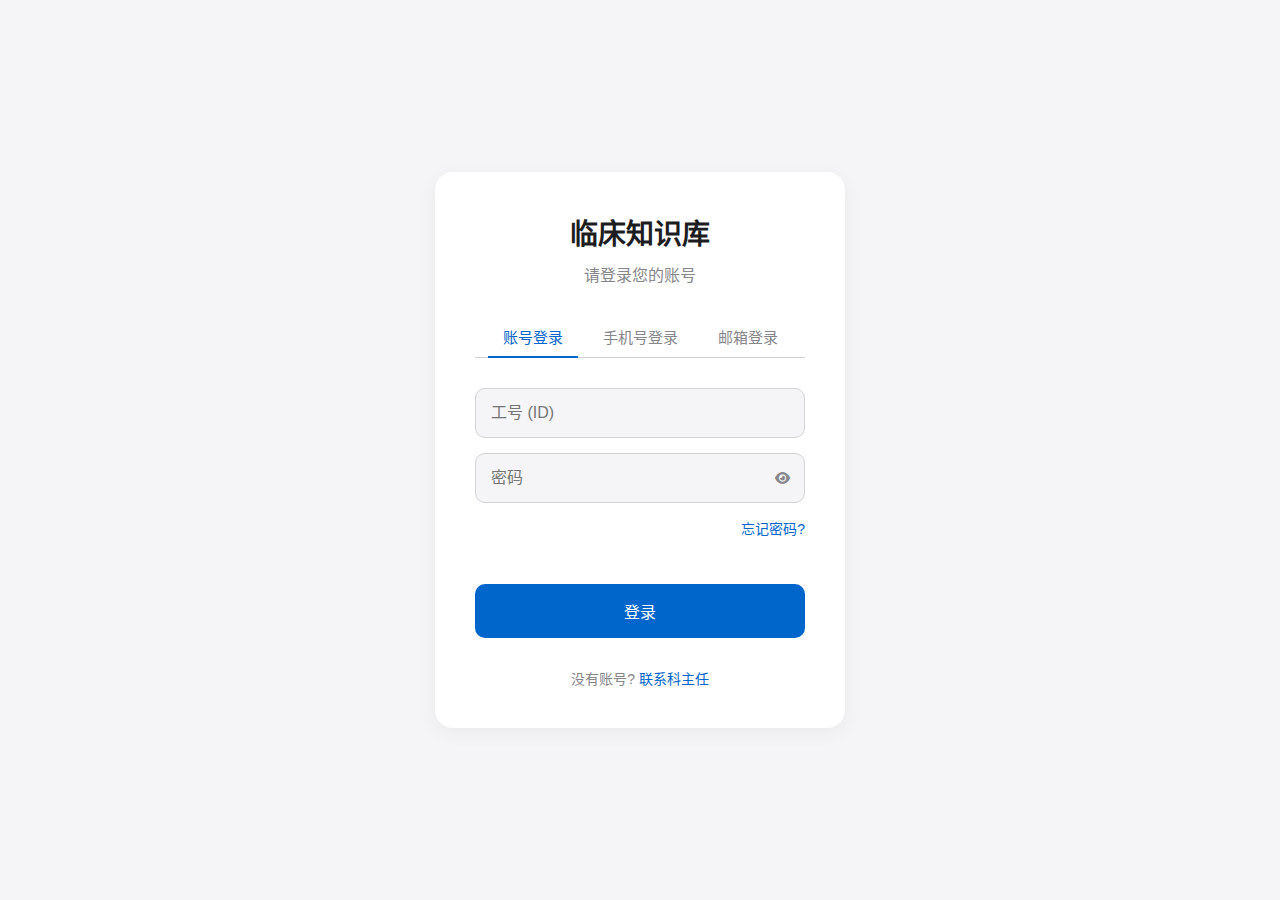
<file: index.html>
<!DOCTYPE html>
<html lang="zh-CN">
<head>
    <meta charset="UTF-8">
    <meta name="viewport" content="width=device-width, initial-scale=1.0">
    <title>临床知识库 - 登录</title>
    <link rel="stylesheet" href="login.css">
    <link rel="stylesheet" href="https://cdnjs.cloudflare.com/ajax/libs/font-awesome/6.0.0/css/all.min.css">
</head>
<body>
    <div class="container">
        <div class="login-container">
            <div class="login-header">
                <h1>临床知识库</h1>
                <p>请登录您的账号</p>
            </div>
            
            <div class="login-tabs">
                <button class="tab-btn active" data-tab="account">账号登录</button>
                <button class="tab-btn" data-tab="phone">手机号登录</button>
                <button class="tab-btn" data-tab="email">邮箱登录</button>
            </div>
            
            <div class="tab-content active" id="account">
                <form id="accountForm" class="login-form">
                    <div class="form-group">
                        <input type="text" id="username" placeholder="工号 (ID)" required>
                    </div>
                    <div class="form-group">
                        <input type="password" id="password" placeholder="密码" required>
                        <button type="button" class="toggle-password">
                            <i class="fas fa-eye"></i>
                        </button>
                    </div>
                    <div class="form-links">
                        <a href="#" class="forgot-link">忘记密码?</a>
                    </div>
                    <!-- 添加消息提示区域 -->
                    <div class="message-box" id="loginMessage"></div>
                    <button type="submit" class="login-button">登录</button>
                </form>
            </div>
            
            <div class="tab-content" id="phone">
                <form class="login-form">
                    <div class="form-group">
                        <input type="tel" placeholder="手机号码" required>
                    </div>
                    <div class="form-group verification-code">
                        <input type="text" placeholder="验证码" required>
                        <button type="button" class="code-button">获取验证码</button>
                    </div>
                    <button type="button" class="login-button">登录</button>
                </form>
            </div>
            
            <div class="tab-content" id="email">
                <form class="login-form">
                    <div class="form-group">
                        <input type="email" placeholder="邮箱地址" required>
                    </div>
                    <div class="form-group">
                        <input type="password" placeholder="密码" required>
                        <button type="button" class="toggle-password">
                            <i class="fas fa-eye"></i>
                        </button>
                    </div>
                    <div class="form-links">
                        <a href="#" class="forgot-link">忘记密码?</a>
                    </div>
                    <button type="button" class="login-button">登录</button>
                </form>
            </div>
            
            <div class="login-footer">
                <p>没有账号? <a href="#">联系科主任</a></p>
            </div>
        </div>
    </div>
    
    <script src="login.js"></script>
</body>
</html>
</file>
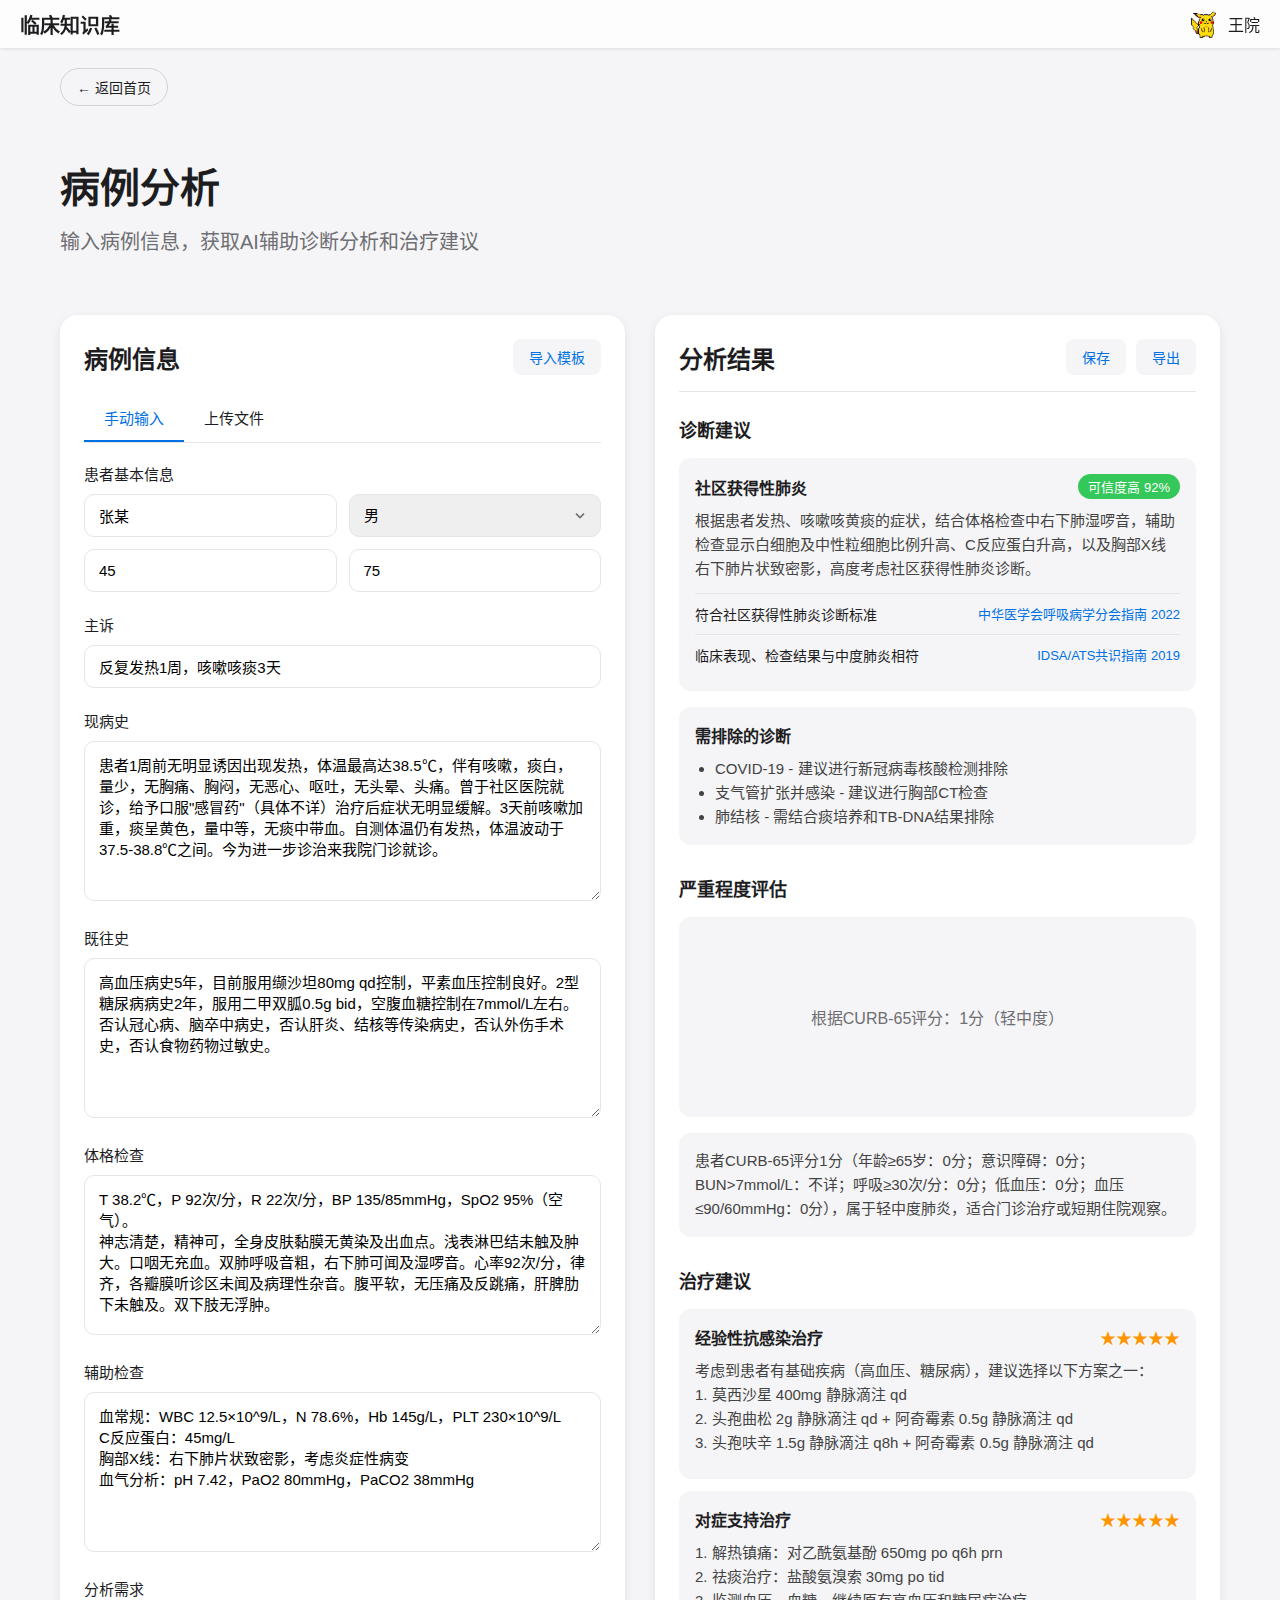
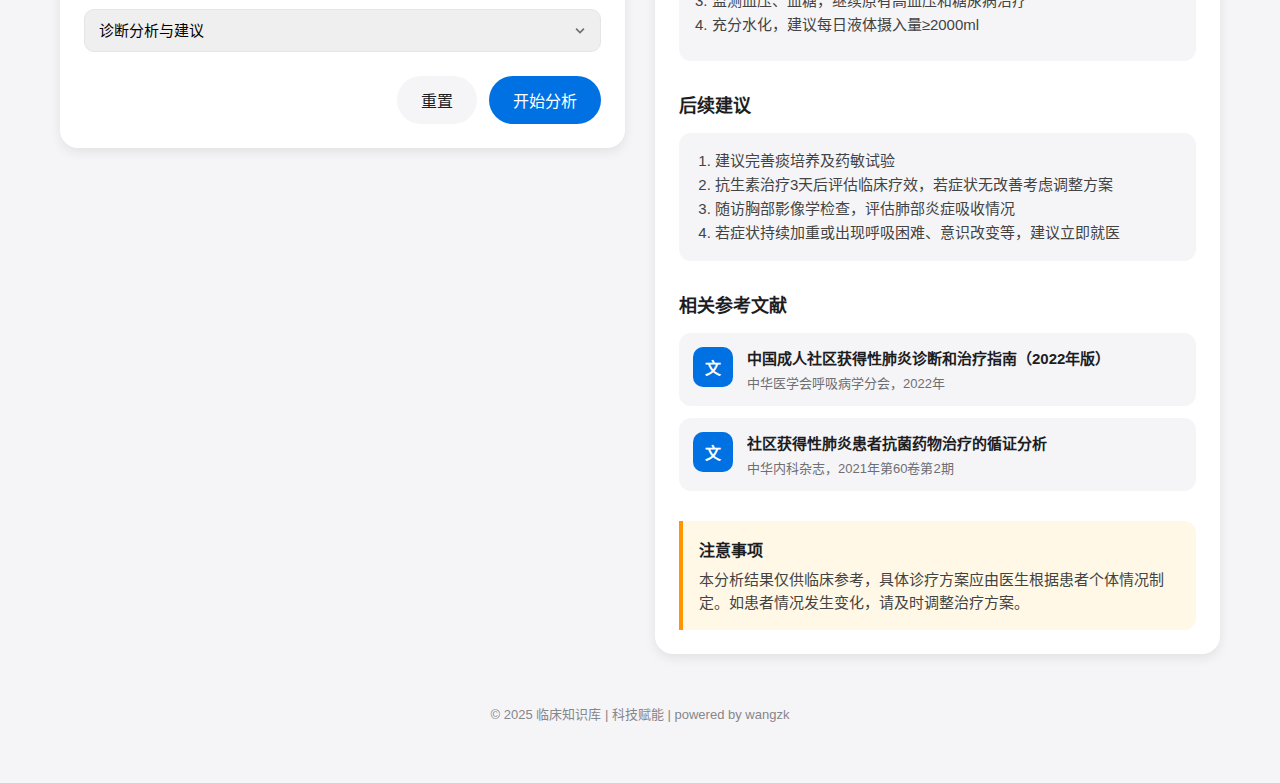
<file: case_analysis.html>
<!DOCTYPE html>
<html lang="zh-CN">
<head>
    <meta charset="UTF-8">
    <meta name="viewport" content="width=device-width, initial-scale=1.0">
    <title>病例分析 - 临床知识库</title>
    <style>
        /* 全局样式 */
        * {
            margin: 0;
            padding: 0;
            box-sizing: border-box;
            font-family: -apple-system, BlinkMacSystemFont, 'Segoe UI', Roboto, Helvetica, Arial, sans-serif;
        }

        body {
            background-color: #f5f5f7;
            color: #1d1d1f;
        }

        /* 导航栏样式 */
        .nav-bar {
            background-color: rgba(255, 255, 255, 0.8);
            backdrop-filter: blur(20px);
            position: fixed;
            top: 0;
            left: 0;
            width: 100%;
            height: 48px;
            display: flex;
            justify-content: space-between;
            align-items: center;
            padding: 0 20px;
            box-shadow: 0 1px 3px rgba(0, 0, 0, 0.1);
            z-index: 100;
        }

        .logo {
            font-weight: 600;
            font-size: 20px;
            cursor: pointer;
        }

        .user-info {
            display: flex;
            align-items: center;
            cursor: pointer;
        }

        .user-avatar {
            width: 32px;
            height: 32px;
            border-radius: 50%;
            margin-right: 8px;
        }

        .username {
            font-weight: 500;
        }

        /* 主内容样式 */
        .container {
            max-width: 1200px;
            margin: 68px auto 40px;
            padding: 0 20px;
            display: grid;
            grid-template-columns: 1fr 1fr;
            gap: 30px;
        }

        @media (max-width: 992px) {
            .container {
                grid-template-columns: 1fr;
            }
        }

        .page-header {
            grid-column: 1 / -1;
        }

        .page-title {
            font-size: 40px;
            font-weight: 700;
            margin-bottom: 12px;
        }

        .page-description {
            color: #6e6e73;
            font-size: 20px;
            margin-bottom: 30px;
        }

        /* 左边病例输入区域 */
        .case-input-container {
            background-color: white;
            border-radius: 18px;
            box-shadow: 0 4px 12px rgba(0, 0, 0, 0.08);
            padding: 24px;
            height: fit-content;
            transition: transform 0.2s, box-shadow 0.2s;
        }

        .case-input-container:hover {
            box-shadow: 0 6px 16px rgba(0, 0, 0, 0.12);
        }

        .section-header {
            display: flex;
            justify-content: space-between;
            align-items: center;
            margin-bottom: 20px;
        }

        .section-title {
            font-size: 24px;
            font-weight: 600;
        }

        .tool-button {
            background-color: #f5f5f7;
            border: none;
            border-radius: 8px;
            padding: 8px 16px;
            font-size: 14px;
            color: #0071e3;
            font-weight: 500;
            cursor: pointer;
            transition: background-color 0.2s, transform 0.1s;
        }

        .tool-button:hover {
            background-color: #e5e5ea;
            transform: translateY(-1px);
        }

        .form-group {
            margin-bottom: 22px;
        }

        .form-label {
            display: block;
            font-size: 15px;
            font-weight: 500;
            margin-bottom: 10px;
            color: #1d1d1f;
        }

        .form-input {
            width: 100%;
            padding: 12px 14px;
            border-radius: 10px;
            border: 1px solid #e5e5e5;
            font-size: 15px;
            transition: border-color 0.2s, box-shadow 0.2s;
        }

        .form-input:focus {
            border-color: #0071e3;
            box-shadow: 0 0 0 2px rgba(0, 113, 227, 0.2);
            outline: none;
        }

        .form-textarea {
            width: 100%;
            padding: 12px 14px;
            border-radius: 10px;
            border: 1px solid #e5e5e5;
            font-size: 15px;
            resize: vertical;
            min-height: 160px;
            transition: border-color 0.2s, box-shadow 0.2s;
        }

        .form-textarea:focus {
            border-color: #0071e3;
            box-shadow: 0 0 0 2px rgba(0, 113, 227, 0.2);
            outline: none;
        }

        .form-select {
            width: 100%;
            padding: 12px 14px;
            border-radius: 10px;
            border: 1px solid #e5e5e5;
            font-size: 15px;
            appearance: none;
            background-image: url("data:image/svg+xml,%3Csvg xmlns='http://www.w3.org/2000/svg' width='12' height='12' fill='%236e6e73' viewBox='0 0 16 16'%3E%3Cpath d='M8 11.5l-6-6 1.5-1.5L8 8.5 12.5 4 14 5.5l-6 6z'/%3E%3C/svg%3E");
            background-repeat: no-repeat;
            background-position: right 14px center;
            transition: border-color 0.2s, box-shadow 0.2s;
        }

        .form-select:focus {
            border-color: #0071e3;
            box-shadow: 0 0 0 2px rgba(0, 113, 227, 0.2);
            outline: none;
        }

        .tabs {
            display: flex;
            margin-bottom: 20px;
            border-bottom: 1px solid #e5e5e5;
        }

        .tab {
            padding: 12px 20px;
            font-size: 15px;
            font-weight: 500;
            cursor: pointer;
            border-bottom: 2px solid transparent;
            transition: color 0.2s, border-color 0.2s;
        }

        .tab.active {
            color: #0071e3;
            border-bottom-color: #0071e3;
        }

        .tab:hover:not(.active) {
            color: #0071e3;
        }

        .file-upload {
            border: 2px dashed #e5e5e5;
            border-radius: 10px;
            padding: 24px;
            text-align: center;
            margin-top: 10px;
            cursor: pointer;
            transition: border-color 0.2s, background-color 0.2s;
        }

        .file-upload:hover {
            border-color: #0071e3;
            background-color: rgba(0, 113, 227, 0.05);
        }

        .upload-icon {
            font-size: 32px;
            color: #6e6e73;
            margin-bottom: 10px;
        }

        .upload-text {
            font-size: 15px;
            color: #6e6e73;
        }

        .button-group {
            display: flex;
            justify-content: flex-end;
            gap: 12px;
            margin-top: 24px;
        }

        .btn {
            padding: 12px 24px;
            border-radius: 100px;
            font-size: 16px;
            font-weight: 500;
            border: none;
            cursor: pointer;
            transition: background-color 0.2s, transform 0.1s;
        }

        .btn:hover {
            transform: translateY(-1px);
        }

        .btn-secondary {
            background-color: #f5f5f7;
            color: #1d1d1f;
        }

        .btn-secondary:hover {
            background-color: #e5e5ea;
        }

        .btn-primary {
            background-color: #0071e3;
            color: white;
        }

        .btn-primary:hover {
            background-color: #0061c3;
        }

        /* 右边分析结果区域 */
        .analysis-results {
            background-color: white;
            border-radius: 18px;
            box-shadow: 0 4px 12px rgba(0, 0, 0, 0.08);
            padding: 24px;
            transition: transform 0.2s, box-shadow 0.2s;
        }

        .analysis-results:hover {
            box-shadow: 0 6px 16px rgba(0, 0, 0, 0.12);
        }

        .results-header {
            display: flex;
            justify-content: space-between;
            align-items: center;
            margin-bottom: 24px;
            padding-bottom: 16px;
            border-bottom: 1px solid #e5e5e5;
        }

        .results-title {
            font-size: 24px;
            font-weight: 600;
        }

        .results-actions {
            display: flex;
            gap: 10px;
        }

        .result-section {
            margin-bottom: 30px;
        }

        .result-section-title {
            font-size: 18px;
            font-weight: 600;
            margin-bottom: 16px;
            color: #1d1d1f;
        }

        .result-card {
            background-color: #f5f5f7;
            border-radius: 12px;
            padding: 16px;
            margin-bottom: 16px;
            transition: transform 0.2s;
        }

        .result-card:hover {
            transform: translateY(-2px);
        }

        .result-card-title {
            font-weight: 600;
            font-size: 16px;
            margin-bottom: 10px;
            display: flex;
            justify-content: space-between;
            align-items: center;
        }

        .confidence {
            font-size: 13px;
            color: white;
            background-color: #0071e3;
            padding: 3px 10px;
            border-radius: 100px;
            font-weight: 500;
        }

        .confidence.high {
            background-color: #34c759;
        }

        .confidence.medium {
            background-color: #ff9500;
        }

        .confidence.low {
            background-color: #ff3b30;
        }

        .result-card-content {
            font-size: 15px;
            color: #434343;
            line-height: 1.6;
        }

        .evidence-list {
            margin-top: 12px;
        }

        .evidence-item {
            padding: 10px 0;
            border-top: 1px solid #e5e5e5;
            font-size: 14px;
            display: flex;
            justify-content: space-between;
        }

        .evidence-source {
            color: #0071e3;
            font-size: 13px;
        }

        .reference-item {
            display: flex;
            padding: 14px;
            border-radius: 12px;
            background-color: #f5f5f7;
            margin-bottom: 12px;
            transition: transform 0.2s;
        }

        .reference-item:hover {
            transform: translateY(-2px);
        }

        .reference-icon {
            width: 40px;
            height: 40px;
            min-width: 40px;
            background-color: #0071e3;
            border-radius: 10px;
            display: flex;
            align-items: center;
            justify-content: center;
            margin-right: 14px;
            color: white;
            font-weight: 600;
        }

        .reference-content {
            flex: 1;
        }

        .reference-title {
            font-weight: 600;
            margin-bottom: 5px;
            font-size: 15px;
        }

        .reference-details {
            font-size: 13px;
            color: #6e6e73;
        }

        .chart {
            width: 100%;
            height: 200px;
            background-color: #f5f5f7;
            border-radius: 12px;
            display: flex;
            align-items: center;
            justify-content: center;
            margin-bottom: 16px;
            color: #6e6e73;
            transition: transform 0.2s;
        }

        .chart:hover {
            transform: translateY(-2px);
        }

        .treatment-option {
            padding: 16px;
            background-color: #f5f5f7;
            border-radius: 12px;
            margin-bottom: 12px;
            transition: transform 0.2s;
        }

        .treatment-option:hover {
            transform: translateY(-2px);
        }

        .treatment-header {
            display: flex;
            justify-content: space-between;
            margin-bottom: 10px;
        }

        .treatment-title {
            font-weight: 600;
        }

        .treatment-rating {
            display: flex;
            color: #ff9500;
        }

        .star {
            color: #ff9500;
        }

        .treatment-description {
            font-size: 15px;
            color: #434343;
            margin-bottom: 8px;
            line-height: 1.6;
        }

        .note-container {
            background-color: #fff8e6;
            border-left: 4px solid #ff9500;
            padding: 16px;
            margin-top: 30px;
            border-radius: 0 12px 12px 0;
            transition: transform 0.2s;
        }

        .note-container:hover {
            transform: translateY(-2px);
        }

        .note-title {
            font-weight: 600;
            margin-bottom: 8px;
            color: #1d1d1f;
        }

        .note-content {
            font-size: 15px;
            color: #434343;
            line-height: 1.5;
        }

        /* 底部信息 */
        .footer {
            text-align: center;
            padding: 20px;
            color: #86868b;
            font-size: 13px;
            grid-column: 1 / -1;
        }

        /* 返回按钮 */
        .back-button {
            display: inline-flex;
            align-items: center;
            padding: 8px 16px;
            background-color: #f5f5f7;
            border: 1px solid #d2d2d7;
            border-radius: 20px;
            font-size: 14px;
            color: #1d1d1f;
            margin-bottom: 20px;
            cursor: pointer;
            transition: background-color 0.2s;
            grid-column: 1 / -1;
            width: fit-content;
        }

        .back-button:hover {
            background-color: #e8e8ed;
        }
    </style>
</head>
<body>
    <!-- 导航栏 -->
    <div class="nav-bar">
        <div class="logo" onclick="window.location.href='main.html'">临床知识库</div>
        <div class="user-info" onclick="window.location.href='user_profile.html'">
            <img src="./皮卡丘像素.png" class="user-avatar" alt="用户头像">
            <div class="username">王院</div>
        </div>
    </div>

    <!-- 主内容区域 -->
    <div class="container">
        <!-- 返回按钮 -->
        <div class="back-button" onclick="window.location.href='main.html'">
            ← 返回首页
        </div>
        
        <!-- 页面标题 -->
        <div class="page-header">
            <h1 class="page-title">病例分析</h1>
            <p class="page-description">输入病例信息，获取AI辅助诊断分析和治疗建议</p>
        </div>

        <!-- 左侧病例输入区域 -->
        <div class="case-input-container">
            <div class="section-header">
                <h2 class="section-title">病例信息</h2>
                <button class="tool-button">导入模板</button>
            </div>

            <div class="tabs">
                <div class="tab active">手动输入</div>
                <div class="tab">上传文件</div>
            </div>

            <div class="form-group">
                <label class="form-label">患者基本信息</label>
                <div style="display: grid; grid-template-columns: 1fr 1fr; gap: 12px;">
                    <input type="text" class="form-input" placeholder="姓名" value="张某">
                    <select class="form-select">
                        <option>男</option>
                        <option>女</option>
                    </select>
                    <input type="text" class="form-input" placeholder="年龄" value="45">
                    <input type="text" class="form-input" placeholder="体重(kg)" value="75">
                </div>
            </div>

            <div class="form-group">
                <label class="form-label">主诉</label>
                <input type="text" class="form-input" value="反复发热1周，咳嗽咳痰3天">
            </div>

            <div class="form-group">
                <label class="form-label">现病史</label>
                <textarea class="form-textarea">患者1周前无明显诱因出现发热，体温最高达38.5℃，伴有咳嗽，痰白，量少，无胸痛、胸闷，无恶心、呕吐，无头晕、头痛。曾于社区医院就诊，给予口服"感冒药"（具体不详）治疗后症状无明显缓解。3天前咳嗽加重，痰呈黄色，量中等，无痰中带血。自测体温仍有发热，体温波动于37.5-38.8℃之间。今为进一步诊治来我院门诊就诊。</textarea>
            </div>

            <div class="form-group">
                <label class="form-label">既往史</label>
                <textarea class="form-textarea">高血压病史5年，目前服用缬沙坦80mg qd控制，平素血压控制良好。2型糖尿病病史2年，服用二甲双胍0.5g bid，空腹血糖控制在7mmol/L左右。否认冠心病、脑卒中病史，否认肝炎、结核等传染病史，否认外伤手术史，否认食物药物过敏史。</textarea>
            </div>

            <div class="form-group">
                <label class="form-label">体格检查</label>
                <textarea class="form-textarea">T 38.2℃，P 92次/分，R 22次/分，BP 135/85mmHg，SpO2 95%（空气）。
神志清楚，精神可，全身皮肤黏膜无黄染及出血点。浅表淋巴结未触及肿大。口咽无充血。双肺呼吸音粗，右下肺可闻及湿啰音。心率92次/分，律齐，各瓣膜听诊区未闻及病理性杂音。腹平软，无压痛及反跳痛，肝脾肋下未触及。双下肢无浮肿。</textarea>
            </div>

            <div class="form-group">
                <label class="form-label">辅助检查</label>
                <textarea class="form-textarea">血常规：WBC 12.5×10^9/L，N 78.6%，Hb 145g/L，PLT 230×10^9/L
C反应蛋白：45mg/L
胸部X线：右下肺片状致密影，考虑炎症性病变
血气分析：pH 7.42，PaO2 80mmHg，PaCO2 38mmHg</textarea>
            </div>

            <div class="form-group">
                <label class="form-label">分析需求</label>
                <select class="form-select">
                    <option>诊断分析与建议</option>
                    <option>治疗方案推荐</option>
                    <option>疾病进展预测</option>
                    <option>全面病例分析</option>
                </select>
            </div>

            <div class="button-group">
                <button class="btn btn-secondary">重置</button>
                <button class="btn btn-primary">开始分析</button>
            </div>
        </div>

        <!-- 右侧分析结果区域 -->
        <div class="analysis-results">
            <div class="results-header">
                <h2 class="results-title">分析结果</h2>
                <div class="results-actions">
                    <button class="tool-button">保存</button>
                    <button class="tool-button">导出</button>
                </div>
            </div>

            <div class="result-section">
                <h3 class="result-section-title">诊断建议</h3>
                <div class="result-card">
                    <div class="result-card-title">
                        <span>社区获得性肺炎</span>
                        <span class="confidence high">可信度高 92%</span>
                    </div>
                    <div class="result-card-content">
                        根据患者发热、咳嗽咳黄痰的症状，结合体格检查中右下肺湿啰音，辅助检查显示白细胞及中性粒细胞比例升高、C反应蛋白升高，以及胸部X线右下肺片状致密影，高度考虑社区获得性肺炎诊断。
                    </div>
                    <div class="evidence-list">
                        <div class="evidence-item">
                            <span>符合社区获得性肺炎诊断标准</span>
                            <span class="evidence-source">中华医学会呼吸病学分会指南 2022</span>
                        </div>
                        <div class="evidence-item">
                            <span>临床表现、检查结果与中度肺炎相符</span>
                            <span class="evidence-source">IDSA/ATS共识指南 2019</span>
                        </div>
                    </div>
                </div>

                <div class="result-card">
                    <div class="result-card-title">
                        <span>需排除的诊断</span>
                    </div>
                    <div class="result-card-content">
                        <ul style="padding-left: 20px;">
                            <li>COVID-19 - 建议进行新冠病毒核酸检测排除</li>
                            <li>支气管扩张并感染 - 建议进行胸部CT检查</li>
                            <li>肺结核 - 需结合痰培养和TB-DNA结果排除</li>
                        </ul>
                    </div>
                </div>
            </div>

            <div class="result-section">
                <h3 class="result-section-title">严重程度评估</h3>
                <div class="chart">
                    根据CURB-65评分：1分（轻中度）
                </div>
                <div class="result-card">
                    <div class="result-card-content">
                        患者CURB-65评分1分（年龄≥65岁：0分；意识障碍：0分；BUN>7mmol/L：不详；呼吸≥30次/分：0分；低血压：0分；血压≤90/60mmHg：0分），属于轻中度肺炎，适合门诊治疗或短期住院观察。
                    </div>
                </div>
            </div>

            <div class="result-section">
                <h3 class="result-section-title">治疗建议</h3>
                <div class="treatment-option">
                    <div class="treatment-header">
                        <div class="treatment-title">经验性抗感染治疗</div>
                        <div class="treatment-rating">
                            <span class="star">★</span>
                            <span class="star">★</span>
                            <span class="star">★</span>
                            <span class="star">★</span>
                            <span class="star">★</span>
                        </div>
                    </div>
                    <div class="treatment-description">
                        考虑到患者有基础疾病（高血压、糖尿病），建议选择以下方案之一：<br>
                        1. 莫西沙星 400mg 静脉滴注 qd<br>
                        2. 头孢曲松 2g 静脉滴注 qd + 阿奇霉素 0.5g 静脉滴注 qd<br>
                        3. 头孢呋辛 1.5g 静脉滴注 q8h + 阿奇霉素 0.5g 静脉滴注 qd
                    </div>
                </div>

                <div class="treatment-option">
                    <div class="treatment-header">
                        <div class="treatment-title">对症支持治疗</div>
                        <div class="treatment-rating">
                            <span class="star">★</span>
                            <span class="star">★</span>
                            <span class="star">★</span>
                            <span class="star">★</span>
                            <span>★</span>
                        </div>
                    </div>
                    <div class="treatment-description">
                        1. 解热镇痛：对乙酰氨基酚 650mg po q6h prn<br>
                        2. 祛痰治疗：盐酸氨溴索 30mg po tid<br>
                        3. 监测血压、血糖，继续原有高血压和糖尿病治疗<br>
                        4. 充分水化，建议每日液体摄入量≥2000ml
                    </div>
                </div>
            </div>

            <div class="result-section">
                <h3 class="result-section-title">后续建议</h3>
                <div class="result-card">
                    <div class="result-card-content">
                        <ol style="padding-left: 20px; line-height: 1.6;">
                            <li>建议完善痰培养及药敏试验</li>
                            <li>抗生素治疗3天后评估临床疗效，若症状无改善考虑调整方案</li>
                            <li>随访胸部影像学检查，评估肺部炎症吸收情况</li>
                            <li>若症状持续加重或出现呼吸困难、意识改变等，建议立即就医</li>
                        </ol>
                    </div>
                </div>
            </div>

            <div class="result-section">
                <h3 class="result-section-title">相关参考文献</h3>
                <div class="reference-item">
                    <div class="reference-icon">文</div>
                    <div class="reference-content">
                        <div class="reference-title">中国成人社区获得性肺炎诊断和治疗指南（2022年版）</div>
                        <div class="reference-details">中华医学会呼吸病学分会，2022年</div>
                    </div>
                </div>
                <div class="reference-item">
                    <div class="reference-icon">文</div>
                    <div class="reference-content">
                        <div class="reference-title">社区获得性肺炎患者抗菌药物治疗的循证分析</div>
                        <div class="reference-details">中华内科杂志，2021年第60卷第2期</div>
                    </div>
                </div>
            </div>

            <div class="note-container">
                <div class="note-title">注意事项</div>
                <div class="note-content">本分析结果仅供临床参考，具体诊疗方案应由医生根据患者个体情况制定。如患者情况发生变化，请及时调整治疗方案。</div>
            </div>
        </div>

        <!-- 底部信息 -->
        <div class="footer">
            © 2025 临床知识库 | 科技赋能 | powered by wangzk
        </div>
    </div>
</body>
</html>
</file>
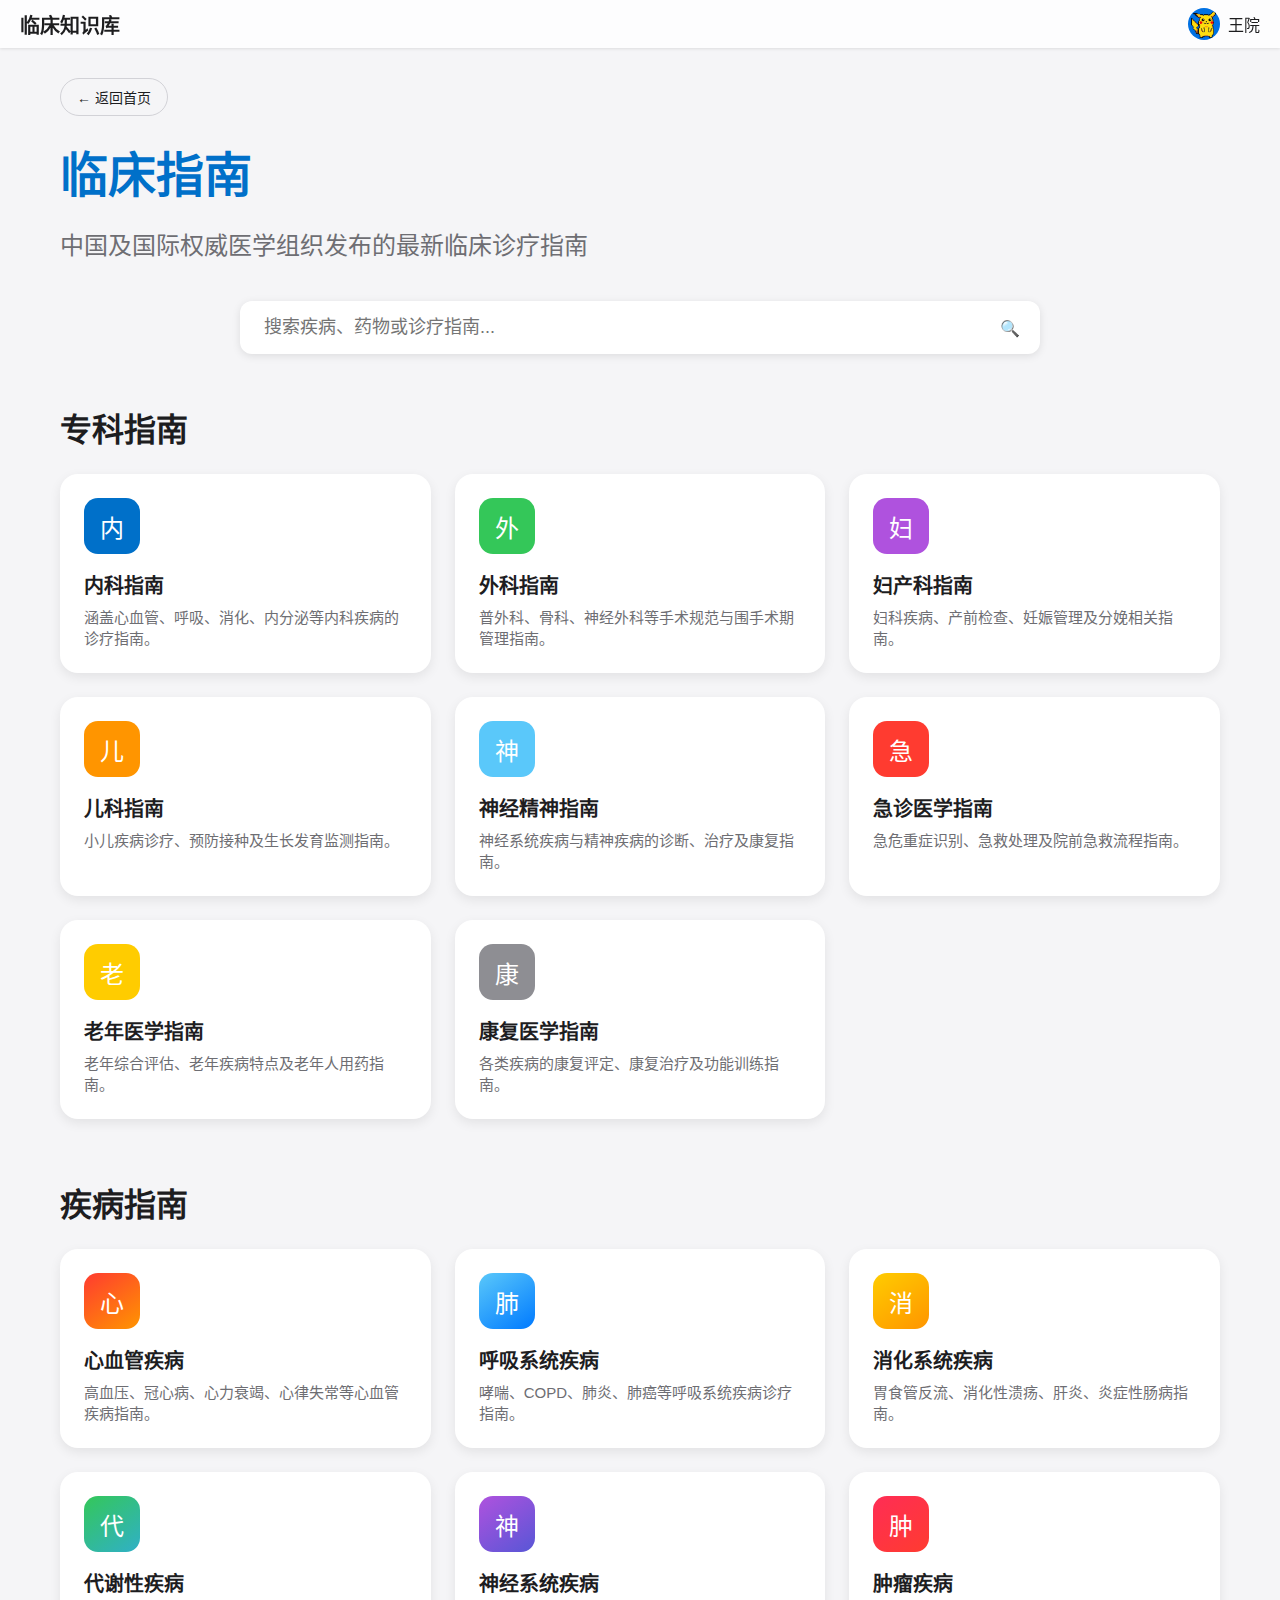
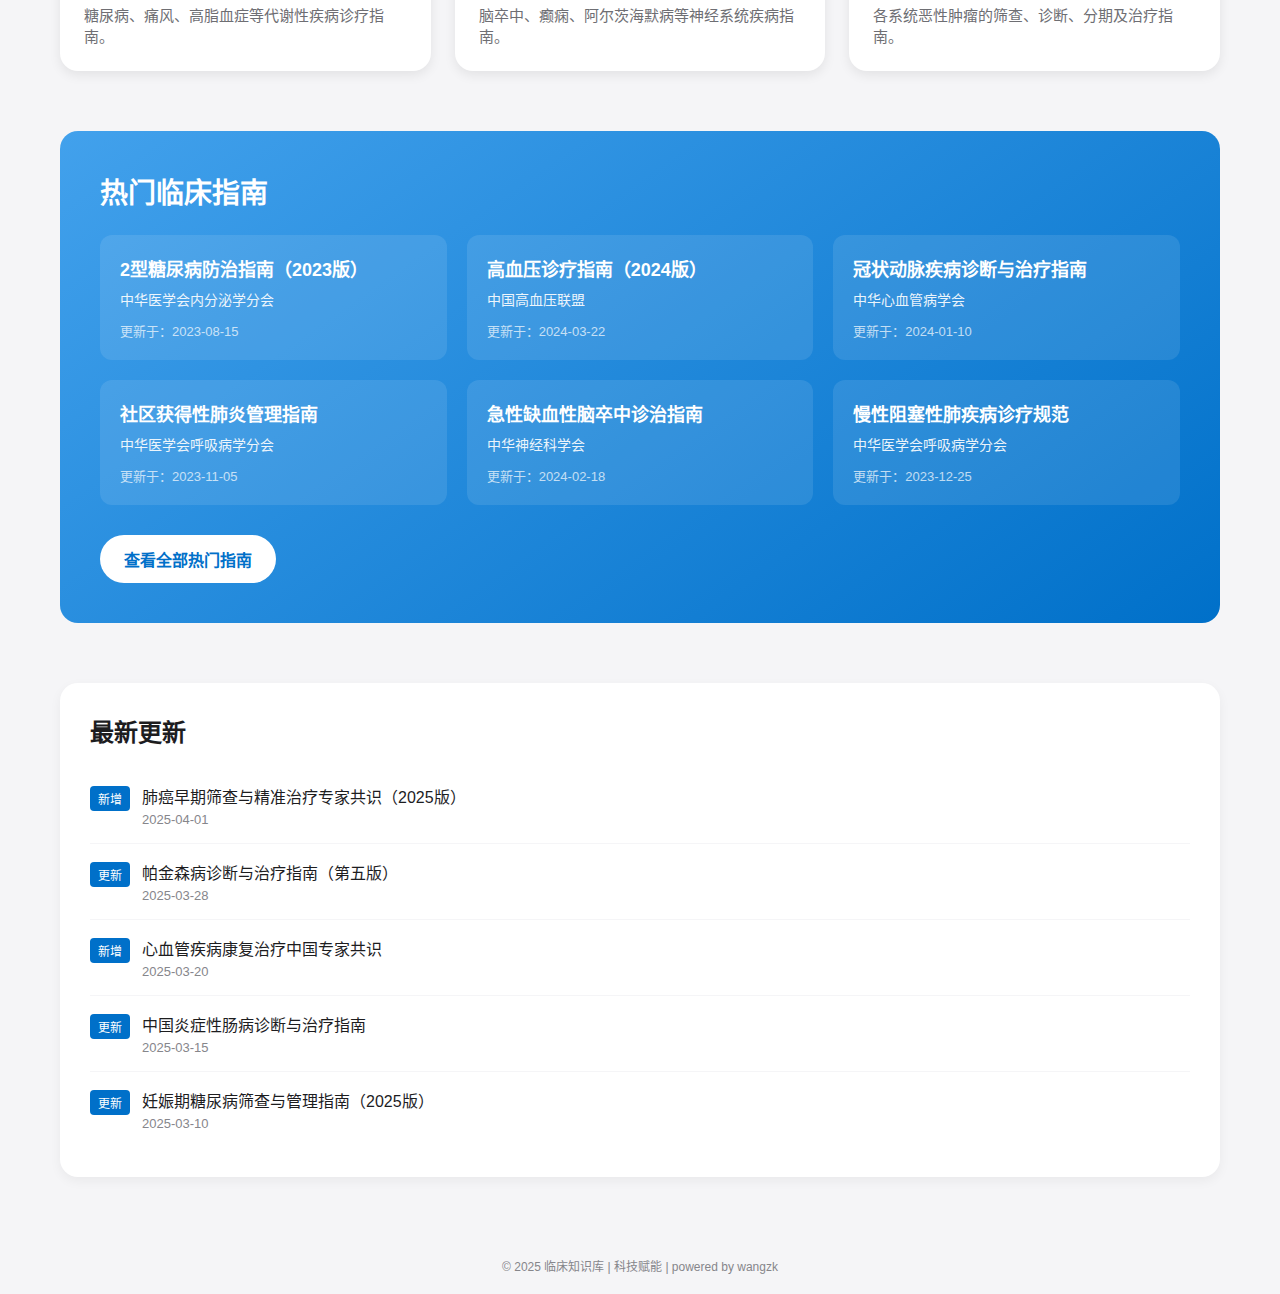
<file: clinical_guidelines.html>
<!DOCTYPE html>
<html lang="zh-CN">
<head>
    <meta charset="UTF-8">
    <meta name="viewport" content="width=device-width, initial-scale=1.0">
    <title>临床指南 - AI医疗助手</title>
    <style>
        /* 全局样式 */
        * {
            margin: 0;
            padding: 0;
            box-sizing: border-box;
            font-family: -apple-system, BlinkMacSystemFont, 'Segoe UI', Roboto, Helvetica, Arial, sans-serif;
        }

        body {
            background-color: #f5f5f7;
            color: #1d1d1f;
        }

        /* 导航栏样式 */
        .nav-bar {
            background-color: rgba(255, 255, 255, 0.8);
            backdrop-filter: blur(20px);
            position: fixed;
            top: 0;
            left: 0;
            width: 100%;
            height: 48px;
            display: flex;
            justify-content: space-between;
            align-items: center;
            padding: 0 20px;
            box-shadow: 0 1px 3px rgba(0, 0, 0, 0.1);
            z-index: 100;
        }

        .logo {
            font-weight: 600;
            font-size: 20px;
            cursor: pointer;
        }

        .user-info {
            display: flex;
            align-items: center;
        }

        .user-avatar {
            width: 32px;
            height: 32px;
            border-radius: 50%;
            background-color: #0071e3;
            color: white;
            display: flex;
            align-items: center;
            justify-content: center;
            margin-right: 8px;
            font-weight: 500;
        }

        .username {
            font-weight: 500;
        }

        /* 主内容样式 */
        .container {
            max-width: 1200px;
            margin: 78px auto 40px;
            padding: 0 20px;
        }

        .welcome {
            font-size: 48px;
            font-weight: 700;
            margin-bottom: 20px;
            color: #0070c9;
        }

        .subtitle {
            font-size: 24px;
            font-weight: 400;
            color: #6e6e73;
            margin-bottom: 40px;
        }

        /* 搜索框样式 */
        .search-container {
            margin-bottom: 50px;
        }

        .search-box {
            position: relative;
            width: 100%;
            max-width: 800px;
            margin: 0 auto;
        }

        .search-input {
            width: 100%;
            padding: 16px 24px;
            font-size: 18px;
            border-radius: 12px;
            border: none;
            background-color: white;
            box-shadow: 0 2px 8px rgba(0, 0, 0, 0.1);
            outline: none;
        }

        .search-input:focus {
            box-shadow: 0 0 0 4px rgba(0, 112, 201, 0.2);
        }

        .search-icon {
            position: absolute;
            right: 20px;
            top: 50%;
            transform: translateY(-50%);
            color: #86868b;
        }

        /* 返回按钮 */
        .back-button {
            display: inline-flex;
            align-items: center;
            padding: 8px 16px;
            background-color: #f5f5f7;
            border: 1px solid #d2d2d7;
            border-radius: 20px;
            font-size: 14px;
            color: #1d1d1f;
            margin-bottom: 20px;
            cursor: pointer;
            transition: background-color 0.2s;
        }

        .back-button:hover {
            background-color: #e8e8ed;
        }

        /* 知识库卡片样式 */
        .section-title {
            font-size: 32px;
            font-weight: 700;
            margin-bottom: 24px;
        }

        .cards-grid {
            display: grid;
            grid-template-columns: repeat(auto-fill, minmax(280px, 1fr));
            gap: 24px;
            margin-bottom: 60px;
        }

        .card {
            background-color: white;
            border-radius: 18px;
            padding: 24px;
            box-shadow: 0 4px 12px rgba(0, 0, 0, 0.08);
            transition: transform 0.3s, box-shadow 0.3s;
            cursor: pointer;
        }

        .card:hover {
            transform: translateY(-5px);
            box-shadow: 0 8px 24px rgba(0, 0, 0, 0.12);
        }

        .card-icon {
            width: 56px;
            height: 56px;
            border-radius: 14px;
            display: flex;
            align-items: center;
            justify-content: center;
            margin-bottom: 16px;
            font-size: 24px;
            color: white;
        }

        .card-title {
            font-size: 20px;
            font-weight: 600;
            margin-bottom: 8px;
        }

        .card-description {
            color: #6e6e73;
            font-size: 15px;
            line-height: 1.4;
        }

        /* 热门指南区域 */
        .featured-guidelines {
            background: linear-gradient(145deg, #42a1ec, #0070c9);
            border-radius: 18px;
            padding: 40px;
            color: white;
            margin-bottom: 60px;
        }

        .featured-title {
            font-size: 28px;
            font-weight: 700;
            margin-bottom: 24px;
        }

        .featured-grid {
            display: grid;
            grid-template-columns: repeat(auto-fill, minmax(280px, 1fr));
            gap: 20px;
            margin-bottom: 30px;
        }

        .featured-item {
            background-color: rgba(255, 255, 255, 0.1);
            border-radius: 12px;
            padding: 20px;
            transition: transform 0.2s, background-color 0.2s;
            cursor: pointer;
        }

        .featured-item:hover {
            background-color: rgba(255, 255, 255, 0.2);
            transform: translateY(-3px);
        }

        .featured-item-title {
            font-weight: 600;
            font-size: 18px;
            margin-bottom: 8px;
        }

        .featured-item-org {
            font-size: 14px;
            opacity: 0.9;
            margin-bottom: 12px;
        }

        .featured-item-date {
            font-size: 13px;
            opacity: 0.7;
        }

        .view-all-button {
            background-color: white;
            color: #0070c9;
            border: none;
            border-radius: 100px;
            padding: 12px 24px;
            font-size: 16px;
            font-weight: 600;
            cursor: pointer;
            transition: transform 0.1s;
        }

        .view-all-button:hover {
            transform: scale(1.05);
        }

        /* 最新更新区域 */
        .latest-updates {
            background-color: white;
            border-radius: 18px;
            padding: 30px;
            margin-bottom: 60px;
            box-shadow: 0 4px 12px rgba(0, 0, 0, 0.05);
        }

        .updates-title {
            font-size: 24px;
            font-weight: 700;
            margin-bottom: 20px;
            color: #1d1d1f;
        }

        .update-item {
            padding: 16px 0;
            border-bottom: 1px solid #f5f5f7;
            display: flex;
            align-items: flex-start;
        }

        .update-item:last-child {
            border-bottom: none;
        }

        .update-badge {
            background-color: #0070c9;
            color: white;
            padding: 4px 8px;
            border-radius: 4px;
            font-size: 12px;
            font-weight: 500;
            margin-right: 12px;
            margin-top: 2px;
        }

        .update-content {
            flex: 1;
        }

        .update-title {
            font-weight: 500;
            font-size: 16px;
            margin-bottom: 4px;
        }

        .update-date {
            color: #86868b;
            font-size: 13px;
        }

        /* 底部信息 */
        .footer {
            text-align: center;
            padding: 20px;
            color: #86868b;
            font-size: 12px;
        }

        /* 颜色定义 */
        .bg-blue { background-color: #0070c9; }
        .bg-light-blue { background-color: #42a1ec; }
        .bg-green { background-color: #34c759; }
        .bg-orange { background-color: #ff9500; }
        .bg-red { background-color: #ff3b30; }
        .bg-purple { background-color: #af52de; }
        .bg-teal { background-color: #5ac8fa; }
        .bg-yellow { background-color: #ffcc00; }
        .bg-gray { background-color: #8e8e93; }
    </style>
</head>
<body>
    <!-- 导航栏 -->
    <div class="nav-bar">
        <div class="logo" onclick="window.location.href='main.html'">临床知识库</div>
        <div class="user-info" style="cursor: pointer;" onclick="window.location.href='user_profile.html'">
            <img src="./皮卡丘像素.png" class="user-avatar" alt="用户头像">
            <div class="username">王院</div>
        </div>
    </div>

    <!-- 主内容区域 -->
    <div class="container">
        <!-- 返回按钮 -->
        <div class="back-button" onclick="window.location.href='main.html'">
            ← 返回首页
        </div>

        <!-- 欢迎信息 -->
        <h1 class="welcome">临床指南</h1>
        <p class="subtitle">中国及国际权威医学组织发布的最新临床诊疗指南</p>

        <!-- 搜索区域 -->
        <div class="search-container">
            <div class="search-box">
                <input type="text" class="search-input" placeholder="搜索疾病、药物或诊疗指南...">
                <div class="search-icon">🔍</div>
            </div>
        </div>

        <!-- 指南分类 -->
        <h2 class="section-title">专科指南</h2>
        <div class="cards-grid">
            <div class="card">
                <div class="card-icon bg-blue">内</div>
                <h3 class="card-title">内科指南</h3>
                <p class="card-description">涵盖心血管、呼吸、消化、内分泌等内科疾病的诊疗指南。</p>
            </div>
            <div class="card">
                <div class="card-icon bg-green">外</div>
                <h3 class="card-title">外科指南</h3>
                <p class="card-description">普外科、骨科、神经外科等手术规范与围手术期管理指南。</p>
            </div>
            <div class="card">
                <div class="card-icon bg-purple">妇</div>
                <h3 class="card-title">妇产科指南</h3>
                <p class="card-description">妇科疾病、产前检查、妊娠管理及分娩相关指南。</p>
            </div>
            <div class="card">
                <div class="card-icon bg-orange">儿</div>
                <h3 class="card-title">儿科指南</h3>
                <p class="card-description">小儿疾病诊疗、预防接种及生长发育监测指南。</p>
            </div>
            <div class="card">
                <div class="card-icon bg-teal">神</div>
                <h3 class="card-title">神经精神指南</h3>
                <p class="card-description">神经系统疾病与精神疾病的诊断、治疗及康复指南。</p>
            </div>
            <div class="card">
                <div class="card-icon bg-red">急</div>
                <h3 class="card-title">急诊医学指南</h3>
                <p class="card-description">急危重症识别、急救处理及院前急救流程指南。</p>
            </div>
            <div class="card">
                <div class="card-icon bg-yellow">老</div>
                <h3 class="card-title">老年医学指南</h3>
                <p class="card-description">老年综合评估、老年疾病特点及老年人用药指南。</p>
            </div>
            <div class="card">
                <div class="card-icon bg-gray">康</div>
                <h3 class="card-title">康复医学指南</h3>
                <p class="card-description">各类疾病的康复评定、康复治疗及功能训练指南。</p>
            </div>
        </div>

        <!-- 热门指南推荐 -->
        <h2 class="section-title">疾病指南</h2>
        <div class="cards-grid">
            <div class="card">
                <div class="card-icon" style="background: linear-gradient(145deg, #ff3b30, #ff9500);">心</div>
                <h3 class="card-title">心血管疾病</h3>
                <p class="card-description">高血压、冠心病、心力衰竭、心律失常等心血管疾病指南。</p>
            </div>
            <div class="card">
                <div class="card-icon" style="background: linear-gradient(145deg, #5ac8fa, #007aff);">肺</div>
                <h3 class="card-title">呼吸系统疾病</h3>
                <p class="card-description">哮喘、COPD、肺炎、肺癌等呼吸系统疾病诊疗指南。</p>
            </div>
            <div class="card">
                <div class="card-icon" style="background: linear-gradient(145deg, #ffcc00, #ff9500);">消</div>
                <h3 class="card-title">消化系统疾病</h3>
                <p class="card-description">胃食管反流、消化性溃疡、肝炎、炎症性肠病指南。</p>
            </div>
            <div class="card">
                <div class="card-icon" style="background: linear-gradient(145deg, #34c759, #30b0c7);">代</div>
                <h3 class="card-title">代谢性疾病</h3>
                <p class="card-description">糖尿病、痛风、高脂血症等代谢性疾病诊疗指南。</p>
            </div>
            <div class="card">
                <div class="card-icon" style="background: linear-gradient(145deg, #af52de, #5856d6);">神</div>
                <h3 class="card-title">神经系统疾病</h3>
                <p class="card-description">脑卒中、癫痫、阿尔茨海默病等神经系统疾病指南。</p>
            </div>
            <div class="card">
                <div class="card-icon" style="background: linear-gradient(145deg, #ff2d55, #ff3b30);">肿</div>
                <h3 class="card-title">肿瘤疾病</h3>
                <p class="card-description">各系统恶性肿瘤的筛查、诊断、分期及治疗指南。</p>
            </div>
        </div>

        <!-- 热门指南区域 -->
        <div class="featured-guidelines">
            <h2 class="featured-title">热门临床指南</h2>
            <div class="featured-grid">
                <div class="featured-item">
                    <h3 class="featured-item-title">2型糖尿病防治指南（2023版）</h3>
                    <p class="featured-item-org">中华医学会内分泌学分会</p>
                    <p class="featured-item-date">更新于：2023-08-15</p>
                </div>
                <div class="featured-item">
                    <h3 class="featured-item-title">高血压诊疗指南（2024版）</h3>
                    <p class="featured-item-org">中国高血压联盟</p>
                    <p class="featured-item-date">更新于：2024-03-22</p>
                </div>
                <div class="featured-item">
                    <h3 class="featured-item-title">冠状动脉疾病诊断与治疗指南</h3>
                    <p class="featured-item-org">中华心血管病学会</p>
                    <p class="featured-item-date">更新于：2024-01-10</p>
                </div>
                <div class="featured-item">
                    <h3 class="featured-item-title">社区获得性肺炎管理指南</h3>
                    <p class="featured-item-org">中华医学会呼吸病学分会</p>
                    <p class="featured-item-date">更新于：2023-11-05</p>
                </div>
                <div class="featured-item">
                    <h3 class="featured-item-title">急性缺血性脑卒中诊治指南</h3>
                    <p class="featured-item-org">中华神经科学会</p>
                    <p class="featured-item-date">更新于：2024-02-18</p>
                </div>
                <div class="featured-item">
                    <h3 class="featured-item-title">慢性阻塞性肺疾病诊疗规范</h3>
                    <p class="featured-item-org">中华医学会呼吸病学分会</p>
                    <p class="featured-item-date">更新于：2023-12-25</p>
                </div>
            </div>
            <button class="view-all-button">查看全部热门指南</button>
        </div>

        <!-- 最新更新 -->
        <div class="latest-updates">
            <h3 class="updates-title">最新更新</h3>
            <div class="update-item">
                <div class="update-badge">新增</div>
                <div class="update-content">
                    <div class="update-title">肺癌早期筛查与精准治疗专家共识（2025版）</div>
                    <div class="update-date">2025-04-01</div>
                </div>
            </div>
            <div class="update-item">
                <div class="update-badge">更新</div>
                <div class="update-content">
                    <div class="update-title">帕金森病诊断与治疗指南（第五版）</div>
                    <div class="update-date">2025-03-28</div>
                </div>
            </div>
            <div class="update-item">
                <div class="update-badge">新增</div>
                <div class="update-content">
                    <div class="update-title">心血管疾病康复治疗中国专家共识</div>
                    <div class="update-date">2025-03-20</div>
                </div>
            </div>
            <div class="update-item">
                <div class="update-badge">更新</div>
                <div class="update-content">
                    <div class="update-title">中国炎症性肠病诊断与治疗指南</div>
                    <div class="update-date">2025-03-15</div>
                </div>
            </div>
            <div class="update-item">
                <div class="update-badge">更新</div>
                <div class="update-content">
                    <div class="update-title">妊娠期糖尿病筛查与管理指南（2025版）</div>
                    <div class="update-date">2025-03-10</div>
                </div>
            </div>
        </div>
    </div>

    <!-- 底部信息 -->
    <div class="footer">
        © 2025 临床知识库 | 科技赋能 | powered by wangzk
    </div>
</body>
</html>
</file>
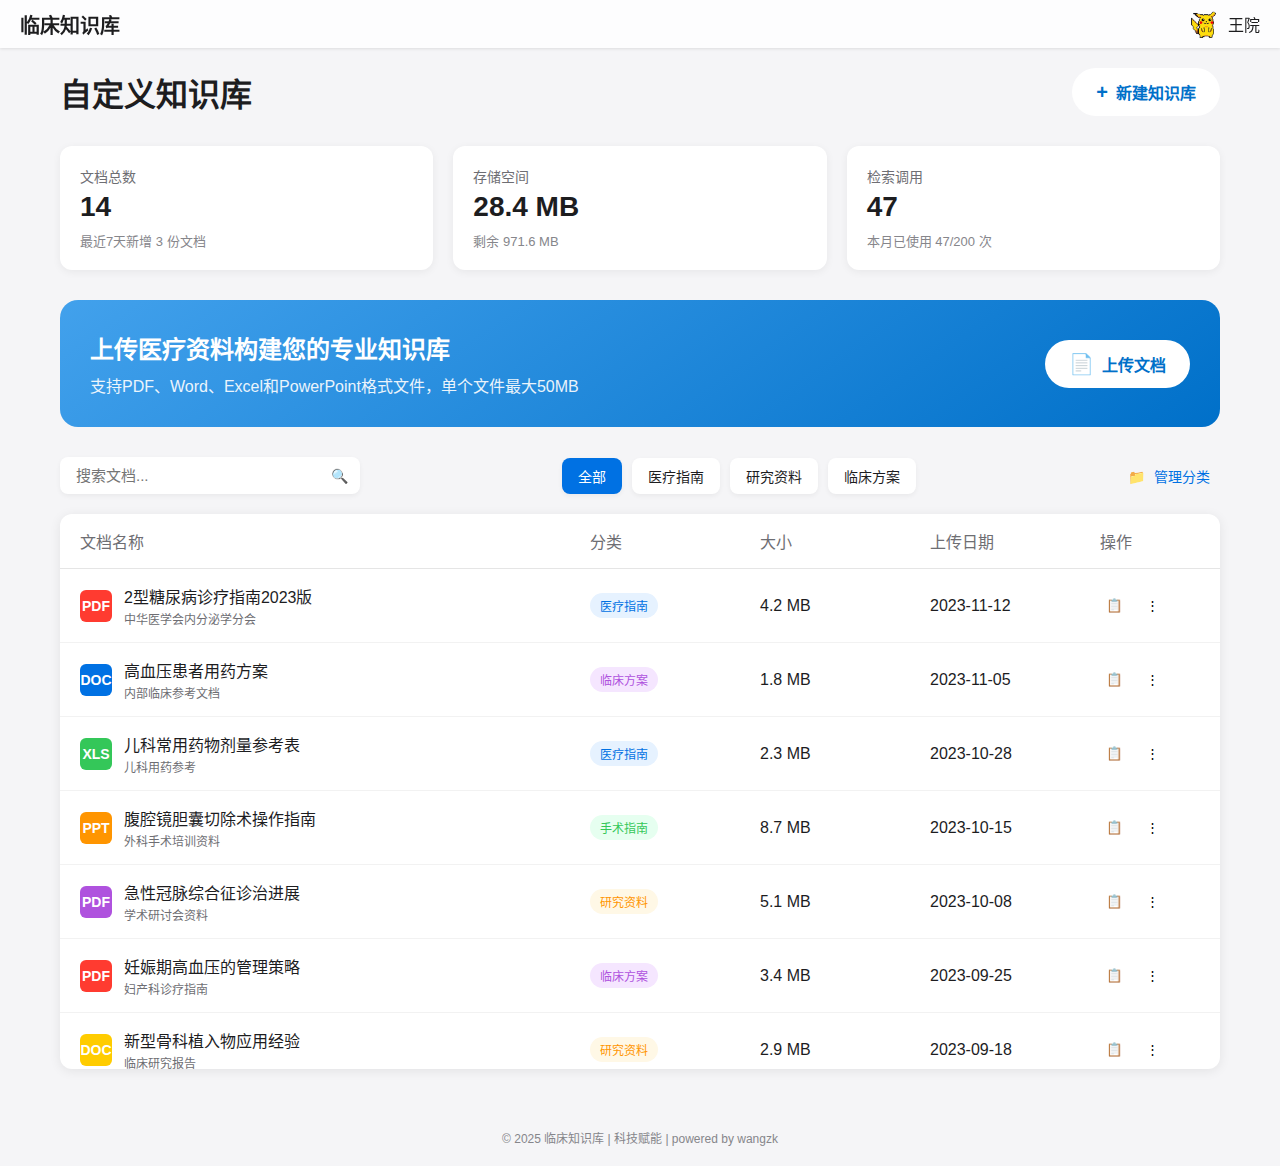
<file: custom_library.html>
<!DOCTYPE html>
<html lang="zh-CN">
<head>
    <meta charset="UTF-8">
    <meta name="viewport" content="width=device-width, initial-scale=1.0">
    <title>自定义知识库 - 临床知识库</title>
    <style>
        /* 全局样式 */
        * {
            margin: 0;
            padding: 0;
            box-sizing: border-box;
            font-family: -apple-system, BlinkMacSystemFont, 'Segoe UI', Roboto, Helvetica, Arial, sans-serif;
        }

        body {
            background-color: #f5f5f7;
            color: #1d1d1f;
        }

        /* 导航栏样式 */
        .nav-bar {
            background-color: rgba(255, 255, 255, 0.8);
            backdrop-filter: blur(20px);
            position: fixed;
            top: 0;
            left: 0;
            width: 100%;
            height: 48px;
            display: flex;
            justify-content: space-between;
            align-items: center;
            padding: 0 20px;
            box-shadow: 0 1px 3px rgba(0, 0, 0, 0.1);
            z-index: 100;
        }

        .logo {
            font-weight: 600;
            font-size: 20px;
            cursor: pointer;
        }

        .user-info {
            display: flex;
            align-items: center;
        }

        .user-avatar {
            width: 32px;
            height: 32px;
            border-radius: 50%;
            margin-right: 8px;
        }

        .username {
            font-weight: 500;
        }

        /* 主内容样式 */
        .container {
            max-width: 1200px;
            margin: 68px auto 40px;
            padding: 0 20px;
        }

        .header {
            display: flex;
            justify-content: space-between;
            align-items: center;
            margin-bottom: 30px;
        }

        .page-title {
            font-size: 32px;
            font-weight: 700;
        }

        /* 上传区域样式 */
        .upload-container {
            background: linear-gradient(145deg, #42a1ec, #0070c9);
            border-radius: 18px;
            padding: 30px;
            margin-bottom: 30px;
            color: white;
            display: flex;
            align-items: center;
            justify-content: space-between;
        }

        .upload-left {
            flex: 1;
        }

        .upload-title {
            font-size: 24px;
            font-weight: 600;
            margin-bottom: 8px;
        }

        .upload-description {
            font-size: 16px;
            opacity: 0.9;
            margin-bottom: 0;
        }

        .upload-right {
            margin-left: 20px;
        }

        .upload-button {
            background-color: white;
            color: #0070c9;
            border: none;
            border-radius: 100px;
            padding: 12px 24px;
            font-size: 16px;
            font-weight: 600;
            cursor: pointer;
            transition: transform 0.1s;
            display: flex;
            align-items: center;
        }

        .upload-button:hover {
            transform: scale(1.05);
        }

        .upload-icon {
            margin-right: 8px;
            font-size: 20px;
        }

        /* 统计卡片 */
        .stats-container {
            display: grid;
            grid-template-columns: repeat(auto-fill, minmax(280px, 1fr));
            gap: 20px;
            margin-bottom: 30px;
        }

        .stats-card {
            background-color: white;
            border-radius: 12px;
            padding: 20px;
            box-shadow: 0 2px 8px rgba(0, 0, 0, 0.06);
        }

        .stats-title {
            font-size: 14px;
            color: #6e6e73;
            margin-bottom: 5px;
        }

        .stats-value {
            font-size: 28px;
            font-weight: 600;
            margin-bottom: 8px;
        }

        .stats-note {
            font-size: 13px;
            color: #86868b;
        }

        /* 管理工具栏 */
        .toolbar {
            display: flex;
            justify-content: space-between;
            align-items: center;
            margin-bottom: 20px;
        }

        .search-field {
            position: relative;
            width: 300px;
        }

        .search-input {
            width: 100%;
            padding: 10px 16px;
            font-size: 15px;
            border-radius: 8px;
            border: none;
            background-color: white;
            box-shadow: 0 2px 5px rgba(0, 0, 0, 0.05);
            outline: none;
        }

        .search-icon-small {
            position: absolute;
            right: 12px;
            top: 50%;
            transform: translateY(-50%);
            color: #86868b;
            font-size: 14px;
        }

        .filter-options {
            display: flex;
            gap: 10px;
        }

        .filter-button {
            padding: 8px 16px;
            background-color: white;
            border: none;
            border-radius: 8px;
            font-size: 14px;
            color: #1d1d1f;
            cursor: pointer;
            transition: background-color 0.2s;
            box-shadow: 0 2px 5px rgba(0, 0, 0, 0.05);
        }

        .filter-button.active {
            background-color: #0071e3;
            color: white;
        }

        .filter-button:hover:not(.active) {
            background-color: #f2f2f2;
        }

        .action-button {
            background: none;
            border: none;
            color: #0071e3;
            font-size: 14px;
            font-weight: 500;
            cursor: pointer;
            padding: 5px 10px;
            border-radius: 5px;
            transition: background-color 0.2s;
        }

        .action-button:hover {
            background-color: rgba(0, 113, 227, 0.1);
        }

        .action-icon {
            margin-right: 5px;
        }

        /* 文件列表样式 */
        .files-container {
            background-color: white;
            border-radius: 12px;
            box-shadow: 0 2px 12px rgba(0, 0, 0, 0.08);
            overflow: hidden;
            margin-bottom: 30px;
        }

        .files-header {
            display: grid;
            grid-template-columns: 3fr 1fr 1fr 1fr 100px;
            padding: 15px 20px;
            font-weight: 500;
            color: #6e6e73;
            border-bottom: 1px solid #e5e5e5;
        }

        .files-list {
            max-height: 500px;
            overflow-y: auto;
        }

        .file-item {
            display: grid;
            grid-template-columns: 3fr 1fr 1fr 1fr 100px;
            padding: 15px 20px;
            align-items: center;
            border-bottom: 1px solid #f2f2f2;
            transition: background-color 0.1s;
        }

        .file-item:hover {
            background-color: #f9f9f9;
        }

        .file-item:last-child {
            border-bottom: none;
        }

        .file-name {
            display: flex;
            align-items: center;
        }

        .file-icon {
            width: 32px;
            height: 32px;
            display: flex;
            align-items: center;
            justify-content: center;
            border-radius: 6px;
            margin-right: 12px;
            font-weight: 600;
            color: white;
            font-size: 14px;
        }

        .file-title {
            display: flex;
            flex-direction: column;
        }

        .file-title-text {
            font-weight: 500;
        }

        .file-description {
            font-size: 12px;
            color: #6e6e73;
            margin-top: 2px;
        }

        .file-tag {
            display: inline-block;
            padding: 4px 10px;
            background-color: #f2f2f2;
            border-radius: 100px;
            font-size: 12px;
            font-weight: 500;
        }

        .tag-medical { color: #0071e3; background-color: #e6f2ff; }
        .tag-surgery { color: #34c759; background-color: #e6fff0; }
        .tag-research { color: #ff9500; background-color: #fff8e6; }
        .tag-protocol { color: #af52de; background-color: #f5e6ff; }

        .file-actions {
            display: flex;
            gap: 10px;
        }

        .file-action-button {
            width: 28px;
            height: 28px;
            border-radius: 6px;
            border: none;
            display: flex;
            align-items: center;
            justify-content: center;
            background-color: transparent;
            cursor: pointer;
            transition: background-color 0.1s;
        }

        .file-action-button:hover {
            background-color: #f2f2f2;
        }

        /* 底部信息 */
        .footer {
            text-align: center;
            padding: 20px;
            color: #86868b;
            font-size: 12px;
        }

        /* 颜色定义 */
        .bg-blue { background-color: #0071e3; }
        .bg-green { background-color: #34c759; }
        .bg-orange { background-color: #ff9500; }
        .bg-red { background-color: #ff3b30; }
        .bg-purple { background-color: #af52de; }
        .bg-teal { background-color: #5ac8fa; }
        .bg-gray { background-color: #8e8e93; }
        .bg-yellow { background-color: #ffcc00; }

        /* 响应式设计 */
        @media (max-width: 768px) {
            .files-header {
                grid-template-columns: 2fr 1fr 100px;
            }

            .files-header div:nth-child(3),
            .files-header div:nth-child(4) {
                display: none;
            }

            .file-item {
                grid-template-columns: 2fr 1fr 100px;
            }

            .file-item div:nth-child(3),
            .file-item div:nth-child(4) {
                display: none;
            }

            .upload-container {
                flex-direction: column;
                text-align: center;
            }

            .upload-right {
                margin-left: 0;
                margin-top: 15px;
            }
        }
    </style>
</head>
<body>
    <!-- 导航栏 -->
    <div class="nav-bar">
        <div class="logo" onclick="window.location.href='main.html'">临床知识库</div>
        <div class="user-info" style="cursor: pointer;" onclick="window.location.href='user_profile.html'">
            <img src="./皮卡丘像素.png" class="user-avatar" alt="用户头像">
            <div class="username">王院</div>
        </div>
    </div>

    <!-- 主内容区域 -->
    <div class="container">
        <!-- 标题 -->
        <div class="header">
            <h1 class="page-title">自定义知识库</h1>
            <button class="upload-button">
                <span class="upload-icon">+</span> 新建知识库
            </button>
        </div>

        <!-- 统计信息 -->
        <div class="stats-container">
            <div class="stats-card">
                <div class="stats-title">文档总数</div>
                <div class="stats-value">14</div>
                <div class="stats-note">最近7天新增 3 份文档</div>
            </div>
            <div class="stats-card">
                <div class="stats-title">存储空间</div>
                <div class="stats-value">28.4 MB</div>
                <div class="stats-note">剩余 971.6 MB</div>
            </div>
            <div class="stats-card">
                <div class="stats-title">检索调用</div>
                <div class="stats-value">47</div>
                <div class="stats-note">本月已使用 47/200 次</div>
            </div>
        </div>

        <!-- 上传区域 -->
        <div class="upload-container">
            <div class="upload-left">
                <h2 class="upload-title">上传医疗资料构建您的专业知识库</h2>
                <p class="upload-description">支持PDF、Word、Excel和PowerPoint格式文件，单个文件最大50MB</p>
            </div>
            <div class="upload-right">
                <button class="upload-button">
                    <span class="upload-icon">📄</span> 上传文档
                </button>
            </div>
        </div>

        <!-- 管理工具栏 -->
        <div class="toolbar">
            <div class="search-field">
                <input type="text" class="search-input" placeholder="搜索文档...">
                <span class="search-icon-small">🔍</span>
            </div>
            <div class="filter-options">
                <button class="filter-button active">全部</button>
                <button class="filter-button">医疗指南</button>
                <button class="filter-button">研究资料</button>
                <button class="filter-button">临床方案</button>
            </div>
            <div class="actions">
                <button class="action-button">
                    <span class="action-icon">📁</span> 管理分类
                </button>
            </div>
        </div>

        <!-- 文件列表 -->
        <div class="files-container">
            <div class="files-header">
                <div>文档名称</div>
                <div>分类</div>
                <div>大小</div>
                <div>上传日期</div>
                <div>操作</div>
            </div>
            <div class="files-list">
                <div class="file-item">
                    <div class="file-name">
                        <div class="file-icon bg-red">PDF</div>
                        <div class="file-title">
                            <span class="file-title-text">2型糖尿病诊疗指南2023版</span>
                            <span class="file-description">中华医学会内分泌学分会</span>
                        </div>
                    </div>
                    <div>
                        <span class="file-tag tag-medical">医疗指南</span>
                    </div>
                    <div>4.2 MB</div>
                    <div>2023-11-12</div>
                    <div class="file-actions">
                        <button class="file-action-button">📋</button>
                        <button class="file-action-button">⋮</button>
                    </div>
                </div>

                <div class="file-item">
                    <div class="file-name">
                        <div class="file-icon bg-blue">DOC</div>
                        <div class="file-title">
                            <span class="file-title-text">高血压患者用药方案</span>
                            <span class="file-description">内部临床参考文档</span>
                        </div>
                    </div>
                    <div>
                        <span class="file-tag tag-protocol">临床方案</span>
                    </div>
                    <div>1.8 MB</div>
                    <div>2023-11-05</div>
                    <div class="file-actions">
                        <button class="file-action-button">📋</button>
                        <button class="file-action-button">⋮</button>
                    </div>
                </div>

                <div class="file-item">
                    <div class="file-name">
                        <div class="file-icon bg-green">XLS</div>
                        <div class="file-title">
                            <span class="file-title-text">儿科常用药物剂量参考表</span>
                            <span class="file-description">儿科用药参考</span>
                        </div>
                    </div>
                    <div>
                        <span class="file-tag tag-medical">医疗指南</span>
                    </div>
                    <div>2.3 MB</div>
                    <div>2023-10-28</div>
                    <div class="file-actions">
                        <button class="file-action-button">📋</button>
                        <button class="file-action-button">⋮</button>
                    </div>
                </div>

                <div class="file-item">
                    <div class="file-name">
                        <div class="file-icon bg-orange">PPT</div>
                        <div class="file-title">
                            <span class="file-title-text">腹腔镜胆囊切除术操作指南</span>
                            <span class="file-description">外科手术培训资料</span>
                        </div>
                    </div>
                    <div>
                        <span class="file-tag tag-surgery">手术指南</span>
                    </div>
                    <div>8.7 MB</div>
                    <div>2023-10-15</div>
                    <div class="file-actions">
                        <button class="file-action-button">📋</button>
                        <button class="file-action-button">⋮</button>
                    </div>
                </div>

                <div class="file-item">
                    <div class="file-name">
                        <div class="file-icon bg-purple">PDF</div>
                        <div class="file-title">
                            <span class="file-title-text">急性冠脉综合征诊治进展</span>
                            <span class="file-description">学术研讨会资料</span>
                        </div>
                    </div>
                    <div>
                        <span class="file-tag tag-research">研究资料</span>
                    </div>
                    <div>5.1 MB</div>
                    <div>2023-10-08</div>
                    <div class="file-actions">
                        <button class="file-action-button">📋</button>
                        <button class="file-action-button">⋮</button>
                    </div>
                </div>

                <div class="file-item">
                    <div class="file-name">
                        <div class="file-icon bg-red">PDF</div>
                        <div class="file-title">
                            <span class="file-title-text">妊娠期高血压的管理策略</span>
                            <span class="file-description">妇产科诊疗指南</span>
                        </div>
                    </div>
                    <div>
                        <span class="file-tag tag-protocol">临床方案</span>
                    </div>
                    <div>3.4 MB</div>
                    <div>2023-09-25</div>
                    <div class="file-actions">
                        <button class="file-action-button">📋</button>
                        <button class="file-action-button">⋮</button>
                    </div>
                </div>

                <div class="file-item">
                    <div class="file-name">
                        <div class="file-icon bg-yellow">DOC</div>
                        <div class="file-title">
                            <span class="file-title-text">新型骨科植入物应用经验</span>
                            <span class="file-description">临床研究报告</span>
                        </div>
                    </div>
                    <div>
                        <span class="file-tag tag-research">研究资料</span>
                    </div>
                    <div>2.9 MB</div>
                    <div>2023-09-18</div>
                    <div class="file-actions">
                        <button class="file-action-button">📋</button>
                        <button class="file-action-button">⋮</button>
                    </div>
                </div>
            </div>
        </div>
    </div>

    <!-- 底部信息 -->
    <div class="footer">
        © 2025 临床知识库 | 科技赋能 | powered by wangzk
    </div>
</body>
</html>
</file>
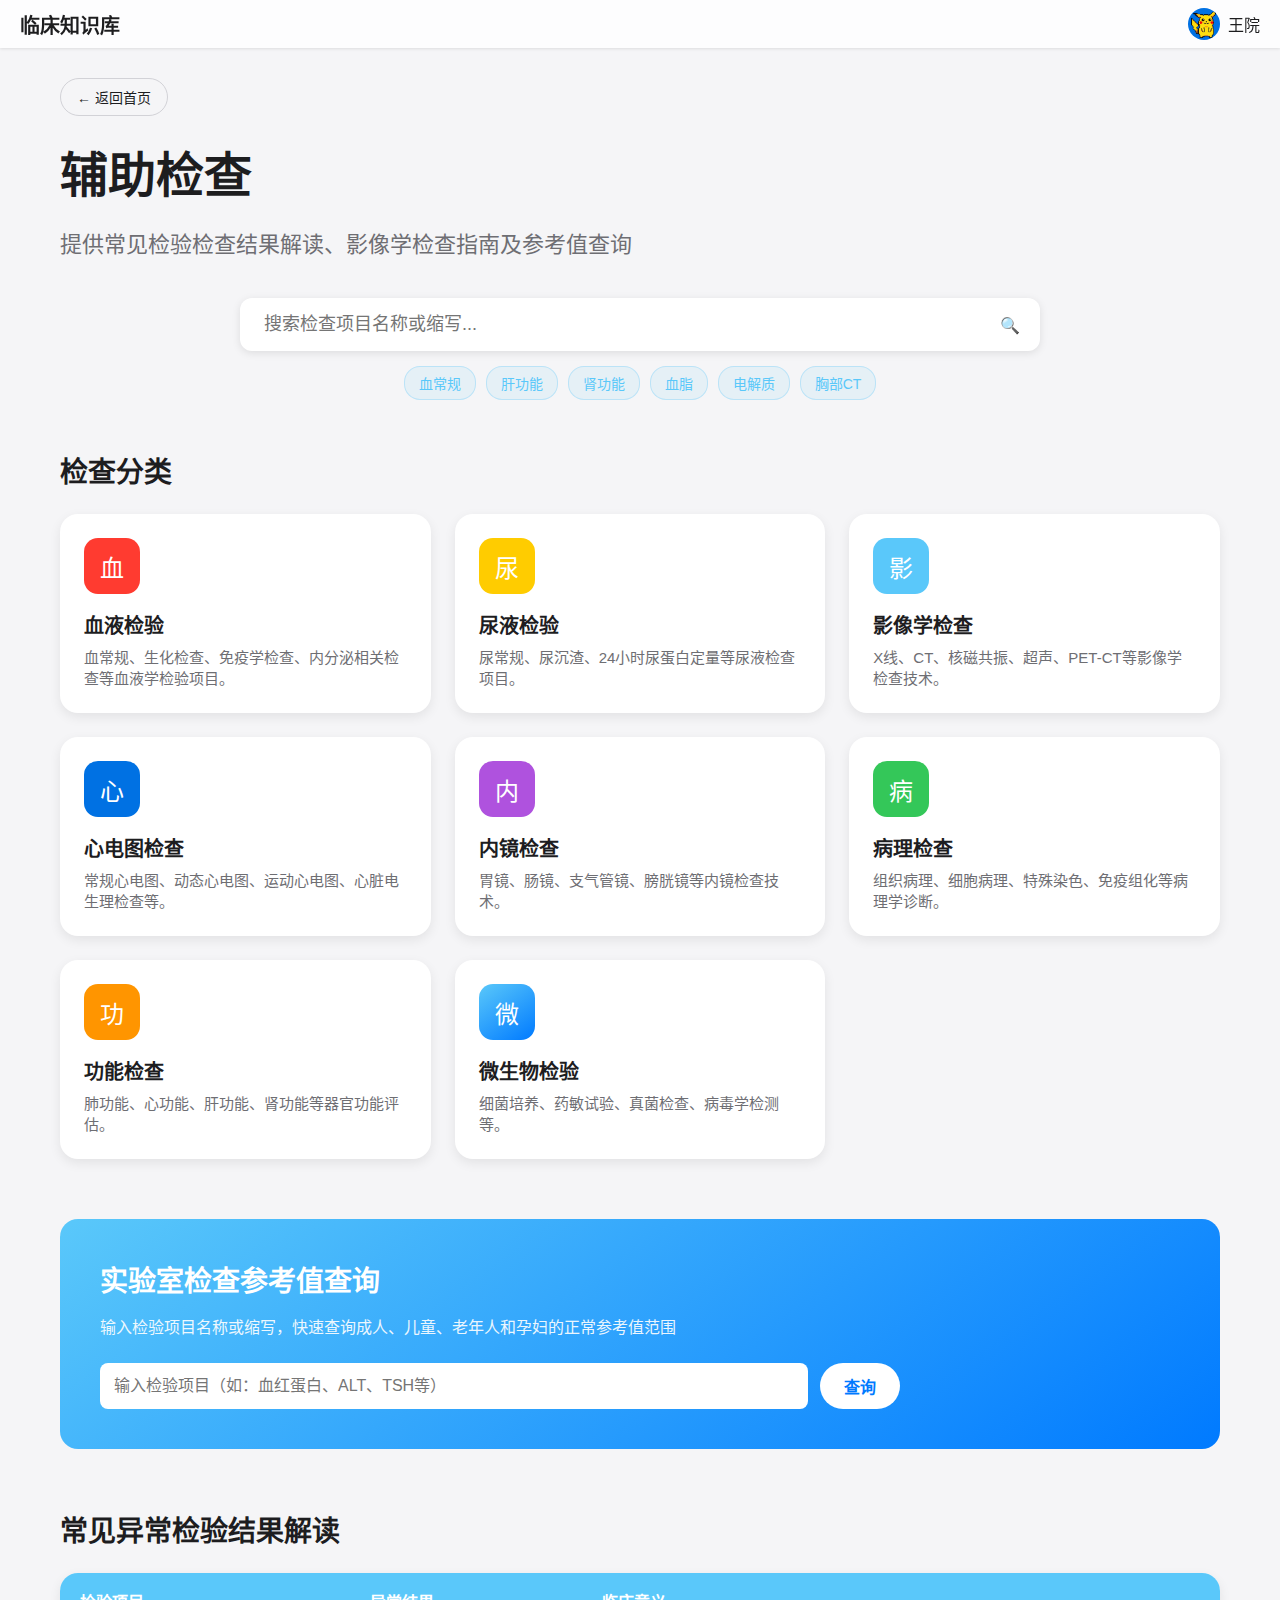
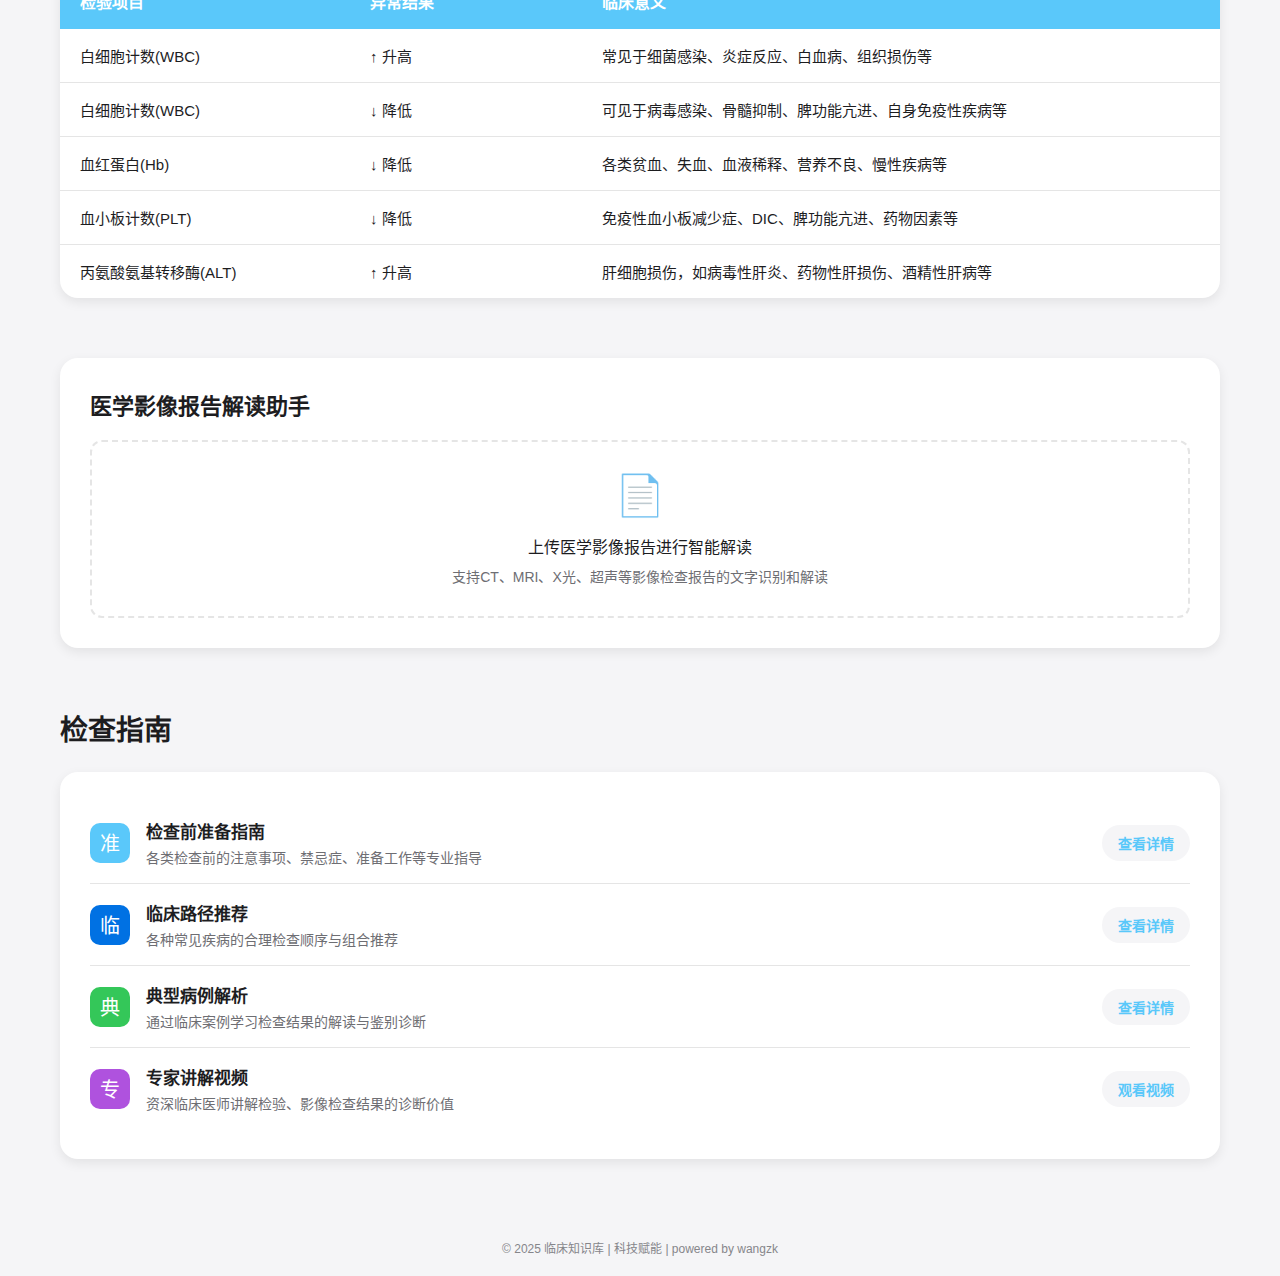
<file: diagnostic_tests.html>
<!DOCTYPE html>
<html lang="zh-CN">
<head>
    <meta charset="UTF-8">
    <meta name="viewport" content="width=device-width, initial-scale=1.0">
    <title>辅助检查 - 临床知识库</title>
    <style>
        /* 全局样式 */
        * {
            margin: 0;
            padding: 0;
            box-sizing: border-box;
            font-family: -apple-system, BlinkMacSystemFont, 'Segoe UI', Roboto, Helvetica, Arial, sans-serif;
        }

        body {
            background-color: #f5f5f7;
            color: #1d1d1f;
        }

        /* 导航栏样式 */
        .nav-bar {
            background-color: rgba(255, 255, 255, 0.8);
            backdrop-filter: blur(20px);
            position: fixed;
            top: 0;
            left: 0;
            width: 100%;
            height: 48px;
            display: flex;
            justify-content: space-between;
            align-items: center;
            padding: 0 20px;
            box-shadow: 0 1px 3px rgba(0, 0, 0, 0.1);
            z-index: 100;
        }

        .logo {
            font-weight: 600;
            font-size: 20px;
        }

        .user-info {
            display: flex;
            align-items: center;
        }

        .user-avatar {
            width: 32px;
            height: 32px;
            border-radius: 50%;
            background-color: #0071e3;
            color: white;
            display: flex;
            align-items: center;
            justify-content: center;
            margin-right: 8px;
            font-weight: 500;
        }

        .username {
            font-weight: 500;
        }

        /* 返回按钮 */
        .back-button {
            display: inline-flex;
            align-items: center;
            padding: 8px 16px;
            background-color: #f5f5f7;
            border: 1px solid #d2d2d7;
            border-radius: 20px;
            font-size: 14px;
            color: #1d1d1f;
            margin-bottom: 20px;
            cursor: pointer;
            transition: background-color 0.2s;
        }

        .back-button:hover {
            background-color: #e8e8ed;
        }

        /* 主内容样式 */
        .container {
            max-width: 1200px;
            margin: 78px auto 40px;
            padding: 0 20px;
        }

        .page-title {
            font-size: 48px;
            font-weight: 700;
            margin-bottom: 20px;
            display: flex;
            align-items: center;
        }
        
        .title-icon {
            width: 60px;
            height: 60px;
            border-radius: 15px;
            display: flex;
            align-items: center;
            justify-content: center;
            margin-right: 20px;
            font-size: 36px;
            font-weight: bold;
            color: white;
        }

        .subtitle {
            font-size: 22px;
            font-weight: 400;
            color: #6e6e73;
            margin-bottom: 40px;
        }

        /* 搜索框样式 */
        .search-container {
            margin-bottom: 50px;
            position: relative;
        }

        .search-box {
            position: relative;
            width: 100%;
            max-width: 800px;
            margin: 0 auto;
        }

        .search-input {
            width: 100%;
            padding: 16px 24px;
            font-size: 18px;
            border-radius: 12px;
            border: none;
            background-color: white;
            box-shadow: 0 2px 8px rgba(0, 0, 0, 0.1);
            outline: none;
        }

        .search-input:focus {
            box-shadow: 0 0 0 4px rgba(90, 200, 250, 0.2);
        }

        .search-icon {
            position: absolute;
            right: 20px;
            top: 50%;
            transform: translateY(-50%);
            color: #86868b;
        }
        
        .search-chips {
            display: flex;
            flex-wrap: wrap;
            gap: 10px;
            margin-top: 15px;
            justify-content: center;
        }
        
        .search-chip {
            background-color: rgba(90, 200, 250, 0.1);
            color: #5ac8fa;
            border: 1px solid rgba(90, 200, 250, 0.3);
            padding: 6px 14px;
            border-radius: 16px;
            font-size: 14px;
            cursor: pointer;
            transition: background-color 0.2s;
        }
        
        .search-chip:hover {
            background-color: rgba(90, 200, 250, 0.2);
        }

        /* 分类标题 */
        .section-title {
            font-size: 28px;
            font-weight: 700;
            margin-bottom: 24px;
        }

        /* 知识库卡片样式 */
        .cards-grid {
            display: grid;
            grid-template-columns: repeat(auto-fill, minmax(280px, 1fr));
            gap: 24px;
            margin-bottom: 60px;
        }

        .card {
            background-color: white;
            border-radius: 18px;
            padding: 24px;
            box-shadow: 0 4px 12px rgba(0, 0, 0, 0.08);
            transition: transform 0.3s, box-shadow 0.3s;
            cursor: pointer;
        }

        .card:hover {
            transform: translateY(-5px);
            box-shadow: 0 8px 24px rgba(0, 0, 0, 0.12);
        }

        .card-icon {
            width: 56px;
            height: 56px;
            border-radius: 14px;
            display: flex;
            align-items: center;
            justify-content: center;
            margin-bottom: 16px;
            font-size: 24px;
            color: white;
        }

        .card-title {
            font-size: 20px;
            font-weight: 600;
            margin-bottom: 8px;
        }

        .card-description {
            color: #6e6e73;
            font-size: 15px;
            line-height: 1.4;
        }

        /* 参考值查询工具 */
        .reference-tool {
            background: linear-gradient(145deg, #5ac8fa, #007aff);
            border-radius: 18px;
            padding: 40px;
            color: white;
            margin-bottom: 60px;
        }

        .reference-title {
            font-size: 28px;
            font-weight: 700;
            margin-bottom: 15px;
        }

        .reference-description {
            font-size: 16px;
            margin-bottom: 25px;
            max-width: 800px;
            opacity: 0.9;
        }

        .reference-form {
            display: flex;
            gap: 12px;
            max-width: 800px;
        }

        .reference-input {
            flex: 1;
            padding: 14px;
            border-radius: 8px;
            border: none;
            font-size: 16px;
            outline: none;
        }

        .reference-btn {
            background-color: white;
            color: #007aff;
            border: none;
            border-radius: 100px;
            padding: 0 24px;
            font-size: 16px;
            font-weight: 600;
            cursor: pointer;
            transition: transform 0.1s;
        }

        .reference-btn:hover {
            transform: scale(1.05);
        }

        /* 检查结果解读表格 */
        .interpretation-table {
            width: 100%;
            background-color: white;
            border-radius: 18px;
            overflow: hidden;
            box-shadow: 0 4px 12px rgba(0, 0, 0, 0.08);
            margin-bottom: 60px;
            border-collapse: collapse;
        }

        .interpretation-table th {
            background-color: #5ac8fa;
            color: white;
            text-align: left;
            padding: 16px 20px;
            font-weight: 600;
            font-size: 16px;
        }

        .interpretation-table td {
            padding: 16px 20px;
            border-bottom: 1px solid #e5e5e5;
            font-size: 15px;
            color: #1d1d1f;
        }

        .interpretation-table tr:last-child td {
            border-bottom: none;
        }

        .interpretation-table tr:hover td {
            background-color: #f5f5f7;
        }

        .result-abnormal {
            color: #ff3b30;
        }

        .result-normal {
            color: #34c759;
        }

        /* 常用检查资源列表 */
        .resource-list {
            background-color: white;
            border-radius: 18px;
            padding: 30px;
            box-shadow: 0 4px 12px rgba(0, 0, 0, 0.08);
            margin-bottom: 60px;
        }

        .resource-item {
            display: flex;
            align-items: center;
            padding: 16px 0;
            border-bottom: 1px solid #e5e5e5;
        }

        .resource-item:last-child {
            border-bottom: none;
        }

        .resource-icon {
            width: 40px;
            height: 40px;
            border-radius: 10px;
            display: flex;
            align-items: center;
            justify-content: center;
            margin-right: 16px;
            font-size: 20px;
            color: white;
        }

        .resource-info {
            flex: 1;
        }

        .resource-title {
            font-size: 17px;
            font-weight: 600;
            margin-bottom: 4px;
        }

        .resource-description {
            color: #6e6e73;
            font-size: 14px;
        }

        .resource-button {
            background-color: #f5f5f7;
            color: #5ac8fa;
            border: none;
            border-radius: 100px;
            padding: 8px 16px;
            font-size: 14px;
            font-weight: 600;
            cursor: pointer;
            transition: background-color 0.2s;
        }

        .resource-button:hover {
            background-color: #e5e5ea;
        }

        /* 报告解读工具 */
        .report-interpreter {
            background-color: white;
            border-radius: 18px;
            padding: 30px;
            box-shadow: 0 4px 12px rgba(0, 0, 0, 0.08);
            margin-bottom: 60px;
        }

        .interpreter-title {
            font-size: 22px;
            font-weight: 600;
            margin-bottom: 20px;
        }

        .upload-area {
            border: 2px dashed #e5e5e5;
            border-radius: 12px;
            padding: 30px;
            text-align: center;
            cursor: pointer;
            transition: border-color 0.2s, background-color 0.2s;
        }

        .upload-area:hover {
            border-color: #5ac8fa;
            background-color: rgba(90, 200, 250, 0.05);
        }

        .upload-icon {
            font-size: 40px;
            color: #6e6e73;
            margin-bottom: 15px;
        }

        .upload-text {
            font-size: 16px;
            color: #1d1d1f;
            margin-bottom: 8px;
        }

        .upload-description {
            font-size: 14px;
            color: #6e6e73;
        }

        /* 底部信息 */
        .footer {
            text-align: center;
            padding: 20px;
            color: #86868b;
            font-size: 12px;
        }

        /* 颜色定义 */
        .bg-blue { background-color: #0071e3; }
        .bg-green { background-color: #34c759; }
        .bg-orange { background-color: #ff9500; }
        .bg-red { background-color: #ff3b30; }
        .bg-purple { background-color: #af52de; }
        .bg-teal { background-color: #5ac8fa; }
        .bg-yellow { background-color: #ffcc00; }
        .bg-gray { background-color: #8e8e93; }
    </style>
</head>
<body>
    <!-- 导航栏 -->
    <div class="nav-bar">
        <div class="logo">临床知识库</div>
        <div class="user-info" style="cursor: pointer;" onclick="window.location.href='user_profile.html'">
            <img src="./皮卡丘像素.png" class="user-avatar" alt="用户头像">
            <div class="username">王院</div>
        </div>
    </div>

    <!-- 主内容区域 -->
    <div class="container">
        <!-- 返回按钮 -->
        <div class="back-button" onclick="window.location.href='main.html'">
            ← 返回首页
        </div>
        
        <!-- 页面标题 -->
        <div class="page-title">
            辅助检查
        </div>
        <p class="subtitle">提供常见检验检查结果解读、影像学检查指南及参考值查询</p>

        <!-- 搜索区域 -->
        <div class="search-container">
            <div class="search-box">
                <input type="text" class="search-input" placeholder="搜索检查项目名称或缩写...">
                <div class="search-icon">🔍</div>
            </div>
            <div class="search-chips">
                <div class="search-chip">血常规</div>
                <div class="search-chip">肝功能</div>
                <div class="search-chip">肾功能</div>
                <div class="search-chip">血脂</div>
                <div class="search-chip">电解质</div>
                <div class="search-chip">胸部CT</div>
            </div>
        </div>

        <!-- 检查分类 -->
        <h2 class="section-title">检查分类</h2>
        <div class="cards-grid">
            <div class="card">
                <div class="card-icon bg-red">血</div>
                <h3 class="card-title">血液检验</h3>
                <p class="card-description">血常规、生化检查、免疫学检查、内分泌相关检查等血液学检验项目。</p>
            </div>
            <div class="card">
                <div class="card-icon bg-yellow">尿</div>
                <h3 class="card-title">尿液检验</h3>
                <p class="card-description">尿常规、尿沉渣、24小时尿蛋白定量等尿液检查项目。</p>
            </div>
            <div class="card">
                <div class="card-icon bg-teal">影</div>
                <h3 class="card-title">影像学检查</h3>
                <p class="card-description">X线、CT、核磁共振、超声、PET-CT等影像学检查技术。</p>
            </div>
            <div class="card">
                <div class="card-icon bg-blue">心</div>
                <h3 class="card-title">心电图检查</h3>
                <p class="card-description">常规心电图、动态心电图、运动心电图、心脏电生理检查等。</p>
            </div>
            <div class="card">
                <div class="card-icon bg-purple">内</div>
                <h3 class="card-title">内镜检查</h3>
                <p class="card-description">胃镜、肠镜、支气管镜、膀胱镜等内镜检查技术。</p>
            </div>
            <div class="card">
                <div class="card-icon bg-green">病</div>
                <h3 class="card-title">病理检查</h3>
                <p class="card-description">组织病理、细胞病理、特殊染色、免疫组化等病理学诊断。</p>
            </div>
            <div class="card">
                <div class="card-icon bg-orange">功</div>
                <h3 class="card-title">功能检查</h3>
                <p class="card-description">肺功能、心功能、肝功能、肾功能等器官功能评估。</p>
            </div>
            <div class="card">
                <div class="card-icon" style="background: linear-gradient(145deg, #5ac8fa, #007aff);">微</div>
                <h3 class="card-title">微生物检验</h3>
                <p class="card-description">细菌培养、药敏试验、真菌检查、病毒学检测等。</p>
            </div>
        </div>

        <!-- 参考值查询工具 -->
        <div class="reference-tool">
            <h2 class="reference-title">实验室检查参考值查询</h2>
            <p class="reference-description">输入检验项目名称或缩写，快速查询成人、儿童、老年人和孕妇的正常参考值范围</p>
            <form class="reference-form">
                <input type="text" class="reference-input" placeholder="输入检验项目（如：血红蛋白、ALT、TSH等）">
                <button type="button" class="reference-btn">查询</button>
            </form>
        </div>

        <!-- 异常结果解读 -->
        <h2 class="section-title">常见异常检验结果解读</h2>
        <table class="interpretation-table">
            <thead>
                <tr>
                    <th style="width: 25%;">检验项目</th>
                    <th style="width: 20%;">异常结果</th>
                    <th style="width: 55%;">临床意义</th>
                </tr>
            </thead>
            <tbody>
                <tr>
                    <td>白细胞计数(WBC)</td>
                    <td class="result-abnormal">↑ 升高</td>
                    <td>常见于细菌感染、炎症反应、白血病、组织损伤等</td>
                </tr>
                <tr>
                    <td>白细胞计数(WBC)</td>
                    <td class="result-abnormal">↓ 降低</td>
                    <td>可见于病毒感染、骨髓抑制、脾功能亢进、自身免疫性疾病等</td>
                </tr>
                <tr>
                    <td>血红蛋白(Hb)</td>
                    <td class="result-abnormal">↓ 降低</td>
                    <td>各类贫血、失血、血液稀释、营养不良、慢性疾病等</td>
                </tr>
                <tr>
                    <td>血小板计数(PLT)</td>
                    <td class="result-abnormal">↓ 降低</td>
                    <td>免疫性血小板减少症、DIC、脾功能亢进、药物因素等</td>
                </tr>
                <tr>
                    <td>丙氨酸氨基转移酶(ALT)</td>
                    <td class="result-abnormal">↑ 升高</td>
                    <td>肝细胞损伤，如病毒性肝炎、药物性肝损伤、酒精性肝病等</td>
                </tr>
            </tbody>
        </table>

        <!-- 报告解读工具 -->
        <div class="report-interpreter">
            <h2 class="interpreter-title">医学影像报告解读助手</h2>
            <div class="upload-area">
                <div class="upload-icon">📄</div>
                <div class="upload-text">上传医学影像报告进行智能解读</div>
                <div class="upload-description">支持CT、MRI、X光、超声等影像检查报告的文字识别和解读</div>
            </div>
        </div>

        <!-- 常用检查指南 -->
        <h2 class="section-title">检查指南</h2>
        <div class="resource-list">
            <div class="resource-item">
                <div class="resource-icon bg-teal">准</div>
                <div class="resource-info">
                    <div class="resource-title">检查前准备指南</div>
                    <div class="resource-description">各类检查前的注意事项、禁忌症、准备工作等专业指导</div>
                </div>
                <button class="resource-button">查看详情</button>
            </div>
            <div class="resource-item">
                <div class="resource-icon bg-blue">临</div>
                <div class="resource-info">
                    <div class="resource-title">临床路径推荐</div>
                    <div class="resource-description">各种常见疾病的合理检查顺序与组合推荐</div>
                </div>
                <button class="resource-button">查看详情</button>
            </div>
            <div class="resource-item">
                <div class="resource-icon bg-green">典</div>
                <div class="resource-info">
                    <div class="resource-title">典型病例解析</div>
                    <div class="resource-description">通过临床案例学习检查结果的解读与鉴别诊断</div>
                </div>
                <button class="resource-button">查看详情</button>
            </div>
            <div class="resource-item">
                <div class="resource-icon bg-purple">专</div>
                <div class="resource-info">
                    <div class="resource-title">专家讲解视频</div>
                    <div class="resource-description">资深临床医师讲解检验、影像检查结果的诊断价值</div>
                </div>
                <button class="resource-button">观看视频</button>
            </div>
        </div>
    </div>

    <!-- 底部信息 -->
    <div class="footer">
        © 2025 临床知识库 | 科技赋能 | powered by wangzk 
    </div>
</body>
</html>
</file>
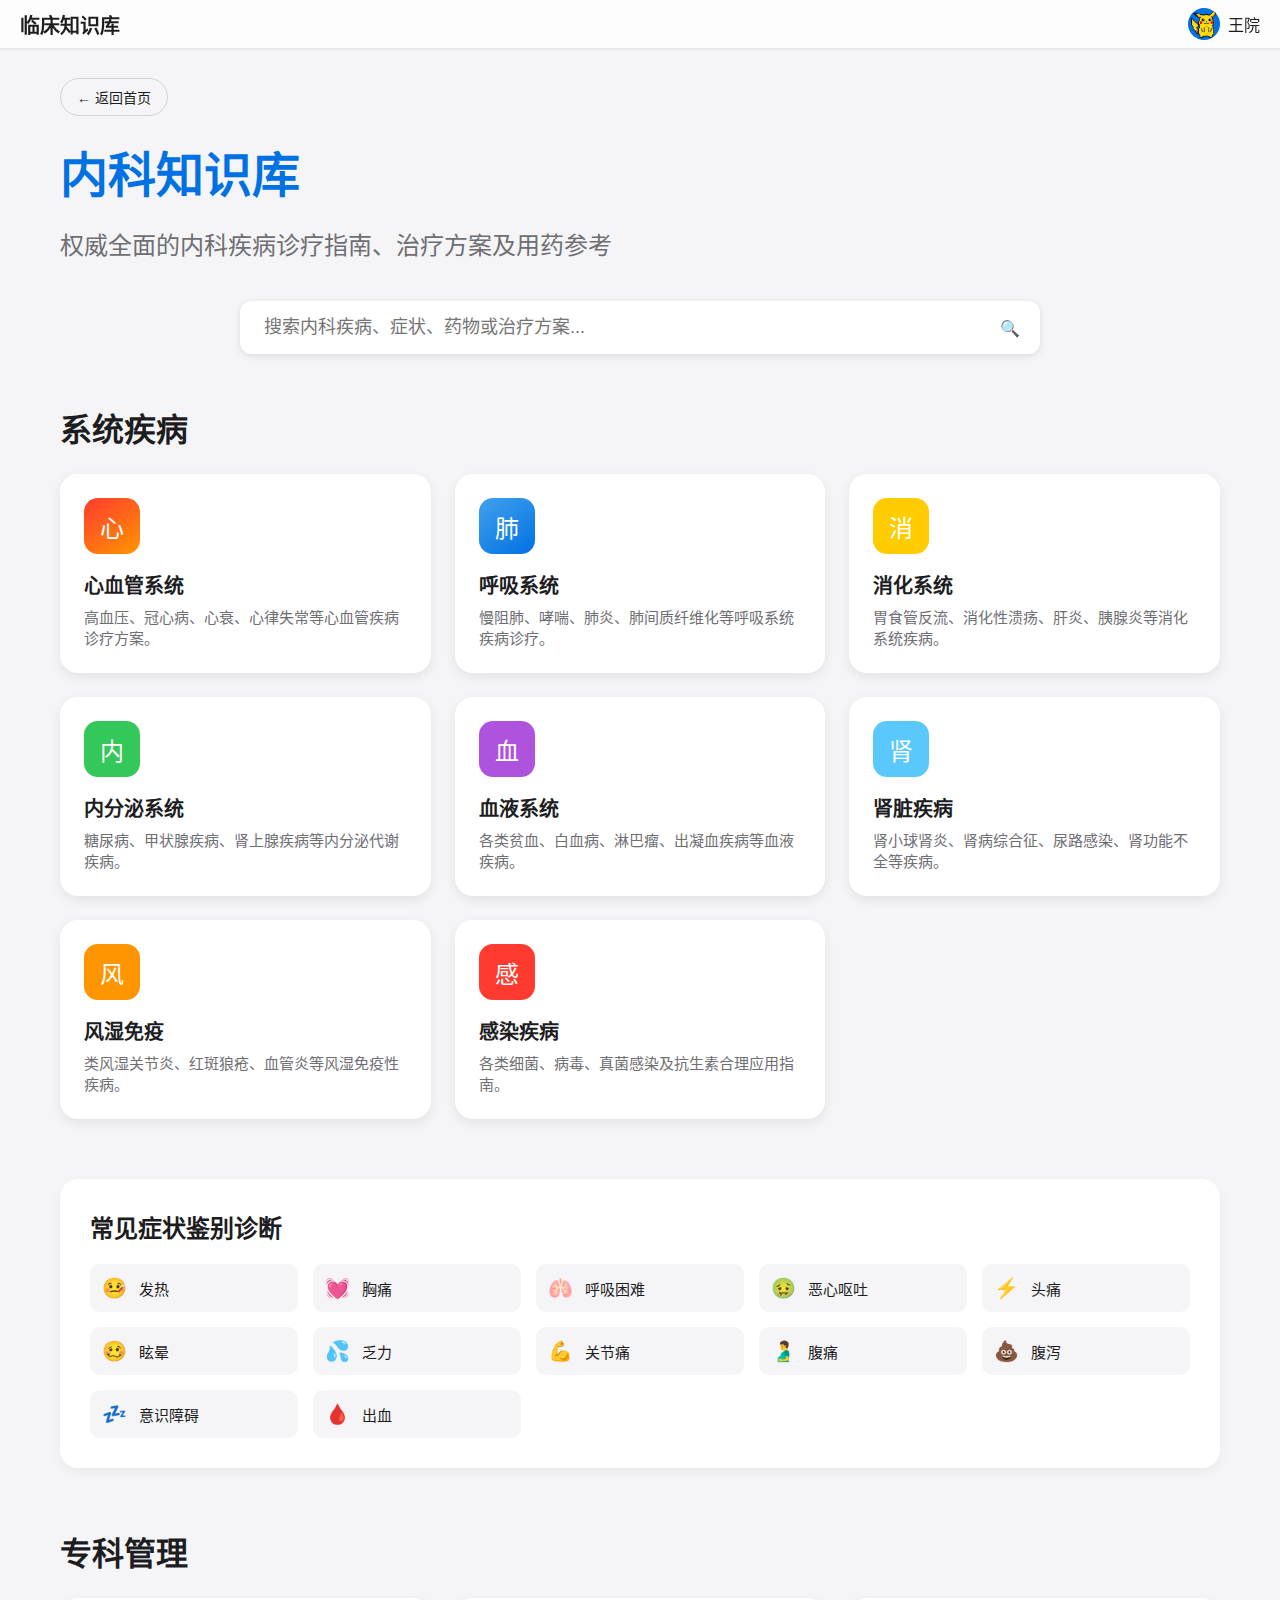
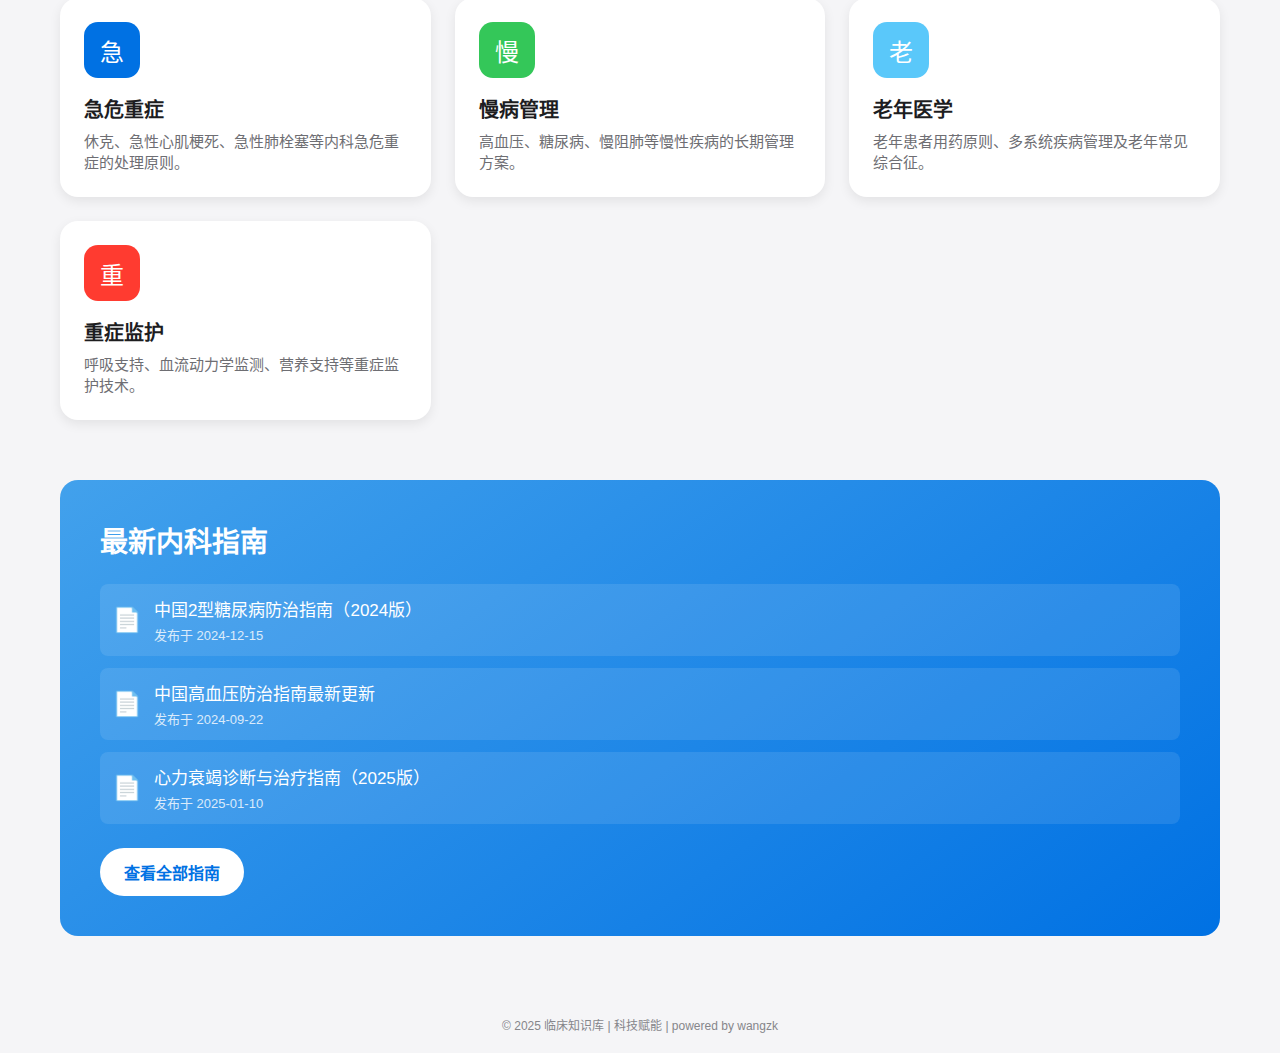
<file: internal_medicine_library.html>
<!DOCTYPE html>
<html lang="zh-CN">
<head>
    <meta charset="UTF-8">
    <meta name="viewport" content="width=device-width, initial-scale=1.0">
    <title>内科知识库 - AI医疗助手</title>
    <style>
        /* 全局样式 */
        * {
            margin: 0;
            padding: 0;
            box-sizing: border-box;
            font-family: -apple-system, BlinkMacSystemFont, 'Segoe UI', Roboto, Helvetica, Arial, sans-serif;
        }

        body {
            background-color: #f5f5f7;
            color: #1d1d1f;
        }

        /* 导航栏样式 */
        .nav-bar {
            background-color: rgba(255, 255, 255, 0.8);
            backdrop-filter: blur(20px);
            position: fixed;
            top: 0;
            left: 0;
            width: 100%;
            height: 48px;
            display: flex;
            justify-content: space-between;
            align-items: center;
            padding: 0 20px;
            box-shadow: 0 1px 3px rgba(0, 0, 0, 0.1);
            z-index: 100;
        }

        .logo {
            font-weight: 600;
            font-size: 20px;
            cursor: pointer;
        }

        .user-info {
            display: flex;
            align-items: center;
        }

        .user-avatar {
            width: 32px;
            height: 32px;
            border-radius: 50%;
            background-color: #0071e3;
            color: white;
            display: flex;
            align-items: center;
            justify-content: center;
            margin-right: 8px;
            font-weight: 500;
        }

        .username {
            font-weight: 500;
        }

        /* 主内容样式 */
        .container {
            max-width: 1200px;
            margin: 78px auto 40px;
            padding: 0 20px;
        }

        .welcome {
            font-size: 48px;
            font-weight: 700;
            margin-bottom: 20px;
            color: #0071e3;
        }

        .subtitle {
            font-size: 24px;
            font-weight: 400;
            color: #6e6e73;
            margin-bottom: 40px;
        }

        /* 搜索框样式 */
        .search-container {
            margin-bottom: 50px;
        }

        .search-box {
            position: relative;
            width: 100%;
            max-width: 800px;
            margin: 0 auto;
        }

        .search-input {
            width: 100%;
            padding: 16px 24px;
            font-size: 18px;
            border-radius: 12px;
            border: none;
            background-color: white;
            box-shadow: 0 2px 8px rgba(0, 0, 0, 0.1);
            outline: none;
        }

        .search-input:focus {
            box-shadow: 0 0 0 4px rgba(0, 113, 227, 0.2);
        }

        .search-icon {
            position: absolute;
            right: 20px;
            top: 50%;
            transform: translateY(-50%);
            color: #86868b;
        }

        /* 知识库卡片样式 */
        .section-title {
            font-size: 32px;
            font-weight: 700;
            margin-bottom: 24px;
        }

        .cards-grid {
            display: grid;
            grid-template-columns: repeat(auto-fill, minmax(280px, 1fr));
            gap: 24px;
            margin-bottom: 60px;
        }

        .card {
            background-color: white;
            border-radius: 18px;
            padding: 24px;
            box-shadow: 0 4px 12px rgba(0, 0, 0, 0.08);
            transition: transform 0.3s, box-shadow 0.3s;
            cursor: pointer;
        }

        .card:hover {
            transform: translateY(-5px);
            box-shadow: 0 8px 24px rgba(0, 0, 0, 0.12);
        }

        .card-icon {
            width: 56px;
            height: 56px;
            border-radius: 14px;
            display: flex;
            align-items: center;
            justify-content: center;
            margin-bottom: 16px;
            font-size: 24px;
            color: white;
        }

        .card-title {
            font-size: 20px;
            font-weight: 600;
            margin-bottom: 8px;
        }

        .card-description {
            color: #6e6e73;
            font-size: 15px;
            line-height: 1.4;
        }

        /* 指南区域 */
        .guidelines-area {
            background: linear-gradient(145deg, #42a1ec, #0071e3);
            border-radius: 18px;
            padding: 40px;
            color: white;
            margin-bottom: 60px;
        }

        .guidelines-title {
            font-size: 28px;
            font-weight: 700;
            margin-bottom: 24px;
        }

        .guidelines-list {
            margin-bottom: 24px;
        }

        .guideline-item {
            display: flex;
            align-items: center;
            margin-bottom: 12px;
            padding: 12px;
            background-color: rgba(255, 255, 255, 0.1);
            border-radius: 8px;
            transition: background-color 0.2s;
        }

        .guideline-item:hover {
            background-color: rgba(255, 255, 255, 0.2);
            cursor: pointer;
        }

        .guideline-icon {
            margin-right: 12px;
            font-size: 24px;
        }

        .guideline-info {
            flex: 1;
        }

        .guideline-title {
            font-weight: 500;
            font-size: 17px;
            margin-bottom: 4px;
        }

        .guideline-date {
            font-size: 13px;
            opacity: 0.8;
        }

        .view-all-button {
            background-color: white;
            color: #0071e3;
            border: none;
            border-radius: 100px;
            padding: 12px 24px;
            font-size: 16px;
            font-weight: 600;
            cursor: pointer;
            transition: transform 0.1s;
        }

        .view-all-button:hover {
            transform: scale(1.05);
        }

        /* 常见症状区域 */
        .symptoms-section {
            background-color: white;
            border-radius: 18px;
            padding: 30px;
            margin-bottom: 60px;
            box-shadow: 0 4px 12px rgba(0, 0, 0, 0.05);
        }

        .symptoms-title {
            font-size: 24px;
            font-weight: 700;
            margin-bottom: 20px;
            color: #1d1d1f;
        }

        .symptoms-grid {
            display: grid;
            grid-template-columns: repeat(auto-fill, minmax(180px, 1fr));
            gap: 15px;
        }

        .symptom-item {
            display: flex;
            align-items: center;
            padding: 12px;
            border-radius: 10px;
            background-color: #f5f5f7;
            transition: transform 0.2s, background-color 0.2s;
            cursor: pointer;
        }

        .symptom-item:hover {
            background-color: #e8e8ed;
            transform: translateY(-2px);
        }

        .symptom-icon {
            margin-right: 12px;
            font-size: 20px;
        }

        .symptom-name {
            font-weight: 500;
            font-size: 15px;
        }

        /* 返回按钮 */
        .back-button {
            display: inline-flex;
            align-items: center;
            padding: 8px 16px;
            background-color: #f5f5f7;
            border: 1px solid #d2d2d7;
            border-radius: 20px;
            font-size: 14px;
            color: #1d1d1f;
            margin-bottom: 20px;
            cursor: pointer;
            transition: background-color 0.2s;
        }

        .back-button:hover {
            background-color: #e8e8ed;
        }

        /* 底部信息 */
        .footer {
            text-align: center;
            padding: 20px;
            color: #86868b;
            font-size: 12px;
        }

        /* 颜色定义 */
        .bg-blue { background-color: #0071e3; }
        .bg-light-blue { background-color: #42a1ec; }
        .bg-red { background-color: #ff3b30; }
        .bg-orange { background-color: #ff9500; }
        .bg-green { background-color: #34c759; }
        .bg-yellow { background-color: #ffcc00; }
        .bg-purple { background-color: #af52de; }
        .bg-teal { background-color: #5ac8fa; }
    </style>
</head>
<body>
    <!-- 导航栏 -->
    <div class="nav-bar">
        <div class="logo" onclick="window.location.href='main.html'">临床知识库</div>
        <div class="user-info" style="cursor: pointer;" onclick="window.location.href='user_profile.html'">
            <img src="./皮卡丘像素.png" class="user-avatar" alt="用户头像">
            <div class="username">王院</div>
        </div>
    </div>

    <!-- 主内容区域 -->
    <div class="container">
        <!-- 返回按钮 -->
        <div class="back-button" onclick="window.location.href='main.html'">
            ← 返回首页
        </div>

        <!-- 欢迎信息 -->
        <h1 class="welcome">内科知识库</h1>
        <p class="subtitle">权威全面的内科疾病诊疗指南、治疗方案及用药参考</p>

        <!-- 搜索区域 -->
        <div class="search-container">
            <div class="search-box">
                <input type="text" class="search-input" placeholder="搜索内科疾病、症状、药物或治疗方案...">
                <div class="search-icon">🔍</div>
            </div>
        </div>

        <!-- 内科系统分类 -->
        <h2 class="section-title">系统疾病</h2>
        <div class="cards-grid">
            <div class="card">
                <div class="card-icon" style="background: linear-gradient(145deg, #ff3b30, #ff9500);">心</div>
                <h3 class="card-title">心血管系统</h3>
                <p class="card-description">高血压、冠心病、心衰、心律失常等心血管疾病诊疗方案。</p>
            </div>
            <div class="card">
                <div class="card-icon" style="background: linear-gradient(145deg, #42a1ec, #0071e3);">肺</div>
                <h3 class="card-title">呼吸系统</h3>
                <p class="card-description">慢阻肺、哮喘、肺炎、肺间质纤维化等呼吸系统疾病诊疗。</p>
            </div>
            <div class="card">
                <div class="card-icon bg-yellow">消</div>
                <h3 class="card-title">消化系统</h3>
                <p class="card-description">胃食管反流、消化性溃疡、肝炎、胰腺炎等消化系统疾病。</p>
            </div>
            <div class="card">
                <div class="card-icon bg-green">内</div>
                <h3 class="card-title">内分泌系统</h3>
                <p class="card-description">糖尿病、甲状腺疾病、肾上腺疾病等内分泌代谢疾病。</p>
            </div>
            <div class="card">
                <div class="card-icon bg-purple">血</div>
                <h3 class="card-title">血液系统</h3>
                <p class="card-description">各类贫血、白血病、淋巴瘤、出凝血疾病等血液疾病。</p>
            </div>
            <div class="card">
                <div class="card-icon bg-teal">肾</div>
                <h3 class="card-title">肾脏疾病</h3>
                <p class="card-description">肾小球肾炎、肾病综合征、尿路感染、肾功能不全等疾病。</p>
            </div>
            <div class="card">
                <div class="card-icon bg-orange">风</div>
                <h3 class="card-title">风湿免疫</h3>
                <p class="card-description">类风湿关节炎、红斑狼疮、血管炎等风湿免疫性疾病。</p>
            </div>
            <div class="card">
                <div class="card-icon bg-red">感</div>
                <h3 class="card-title">感染疾病</h3>
                <p class="card-description">各类细菌、病毒、真菌感染及抗生素合理应用指南。</p>
            </div>
        </div>

        <!-- 常见症状区域 -->
        <div class="symptoms-section">
            <h3 class="symptoms-title">常见症状鉴别诊断</h3>
            <div class="symptoms-grid">
                <div class="symptom-item">
                    <div class="symptom-icon">🤒</div>
                    <div class="symptom-name">发热</div>
                </div>
                <div class="symptom-item">
                    <div class="symptom-icon">💓</div>
                    <div class="symptom-name">胸痛</div>
                </div>
                <div class="symptom-item">
                    <div class="symptom-icon">🫁</div>
                    <div class="symptom-name">呼吸困难</div>
                </div>
                <div class="symptom-item">
                    <div class="symptom-icon">🤢</div>
                    <div class="symptom-name">恶心呕吐</div>
                </div>
                <div class="symptom-item">
                    <div class="symptom-icon">⚡</div>
                    <div class="symptom-name">头痛</div>
                </div>
                <div class="symptom-item">
                    <div class="symptom-icon">🥴</div>
                    <div class="symptom-name">眩晕</div>
                </div>
                <div class="symptom-item">
                    <div class="symptom-icon">💦</div>
                    <div class="symptom-name">乏力</div>
                </div>
                <div class="symptom-item">
                    <div class="symptom-icon">💪</div>
                    <div class="symptom-name">关节痛</div>
                </div>
                <div class="symptom-item">
                    <div class="symptom-icon">🫃</div>
                    <div class="symptom-name">腹痛</div>
                </div>
                <div class="symptom-item">
                    <div class="symptom-icon">💩</div>
                    <div class="symptom-name">腹泻</div>
                </div>
                <div class="symptom-item">
                    <div class="symptom-icon">💤</div>
                    <div class="symptom-name">意识障碍</div>
                </div>
                <div class="symptom-item">
                    <div class="symptom-icon">🩸</div>
                    <div class="symptom-name">出血</div>
                </div>
            </div>
        </div>

        <!-- 专科指南 -->
        <h2 class="section-title">专科管理</h2>
        <div class="cards-grid">
            <div class="card">
                <div class="card-icon bg-blue">急</div>
                <h3 class="card-title">急危重症</h3>
                <p class="card-description">休克、急性心肌梗死、急性肺栓塞等内科急危重症的处理原则。</p>
            </div>
            <div class="card">
                <div class="card-icon bg-green">慢</div>
                <h3 class="card-title">慢病管理</h3>
                <p class="card-description">高血压、糖尿病、慢阻肺等慢性疾病的长期管理方案。</p>
            </div>
            <div class="card">
                <div class="card-icon bg-teal">老</div>
                <h3 class="card-title">老年医学</h3>
                <p class="card-description">老年患者用药原则、多系统疾病管理及老年常见综合征。</p>
            </div>
            <div class="card">
                <div class="card-icon bg-red">重</div>
                <h3 class="card-title">重症监护</h3>
                <p class="card-description">呼吸支持、血流动力学监测、营养支持等重症监护技术。</p>
            </div>
        </div>

        <!-- 热门指南区域 -->
        <div class="guidelines-area">
            <h2 class="guidelines-title">最新内科指南</h2>
            <div class="guidelines-list">
                <div class="guideline-item">
                    <div class="guideline-icon">📄</div>
                    <div class="guideline-info">
                        <div class="guideline-title">中国2型糖尿病防治指南（2024版）</div>
                        <div class="guideline-date">发布于 2024-12-15</div>
                    </div>
                </div>
                <div class="guideline-item">
                    <div class="guideline-icon">📄</div>
                    <div class="guideline-info">
                        <div class="guideline-title">中国高血压防治指南最新更新</div>
                        <div class="guideline-date">发布于 2024-09-22</div>
                    </div>
                </div>
                <div class="guideline-item">
                    <div class="guideline-icon">📄</div>
                    <div class="guideline-info">
                        <div class="guideline-title">心力衰竭诊断与治疗指南（2025版）</div>
                        <div class="guideline-date">发布于 2025-01-10</div>
                    </div>
                </div>
            </div>
            <button class="view-all-button">查看全部指南</button>
        </div>
    </div>

    <!-- 底部信息 -->
    <div class="footer">
        © 2025 临床知识库 | 科技赋能 | powered by wangzk
    </div>
</body>
</html>
</file>
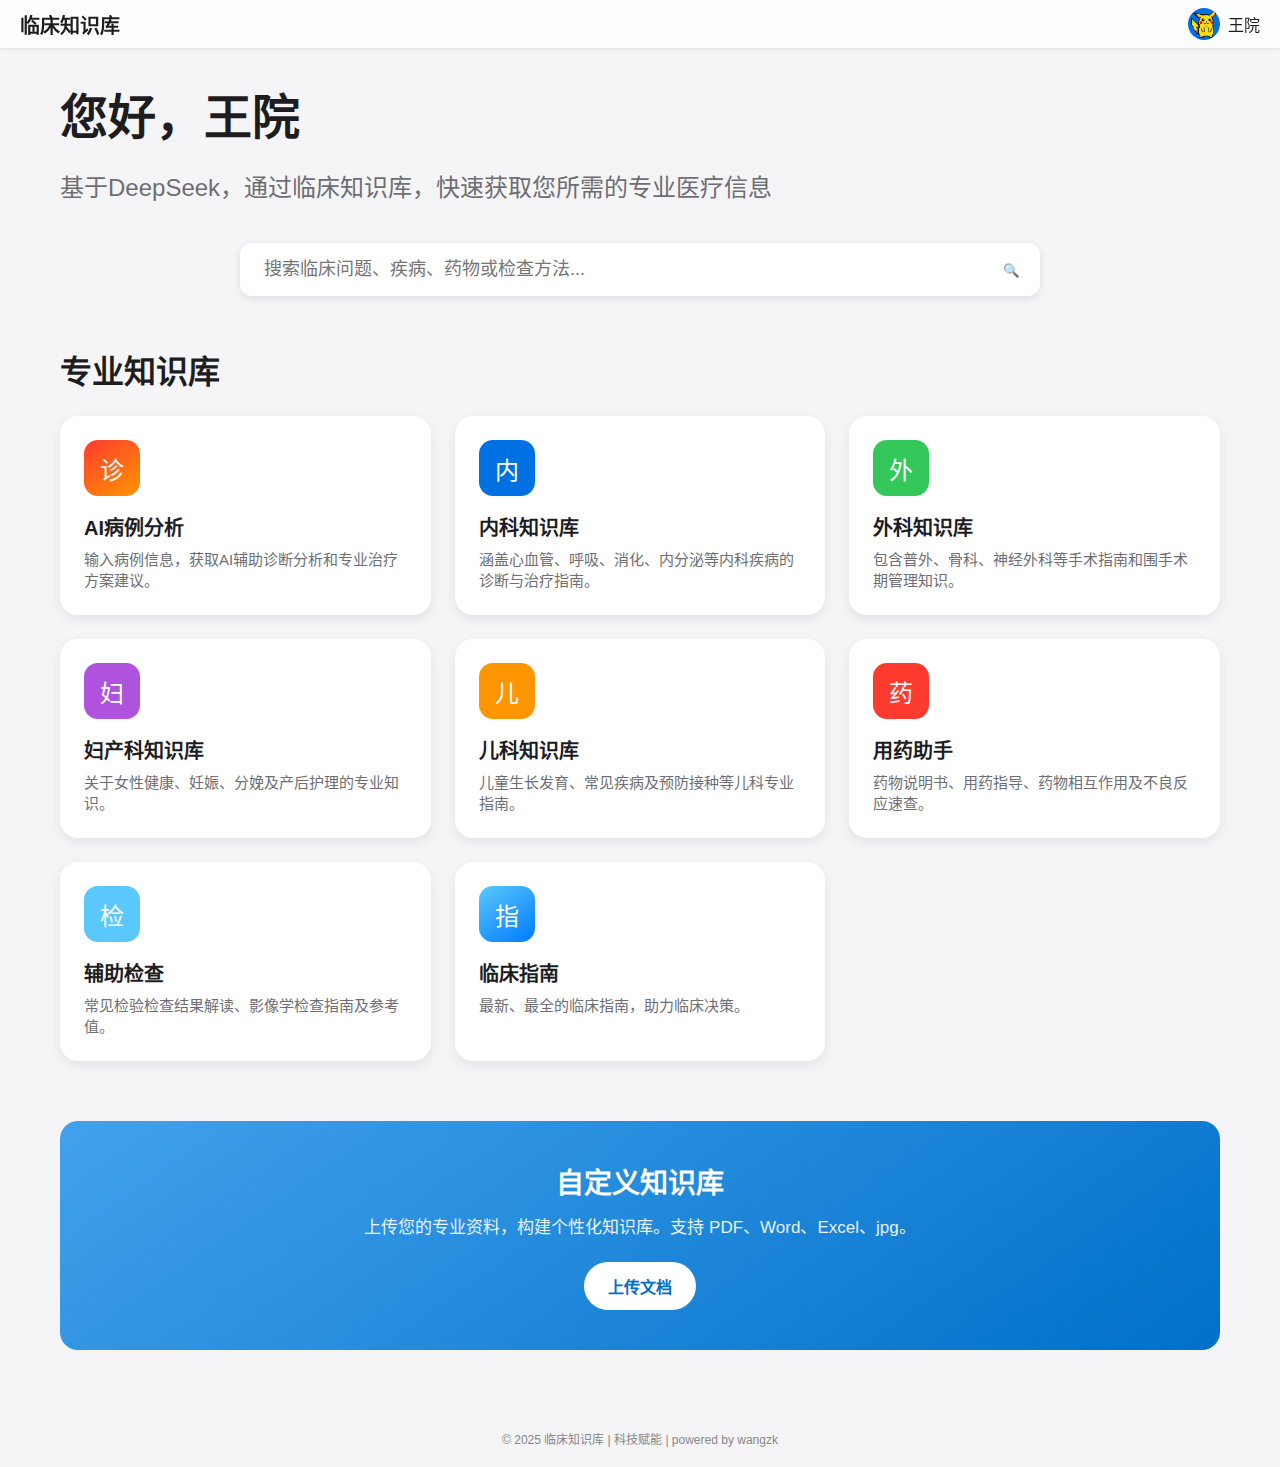
<file: main.html>
<!DOCTYPE html>
<html lang="zh-CN">
<head>
    <meta charset="UTF-8">
    <meta name="viewport" content="width=device-width, initial-scale=1.0">
    <title>临床知识库 - AI医疗助手</title>
    <style>
        /* 全局样式 */
        * {
            margin: 0;
            padding: 0;
            box-sizing: border-box;
            font-family: -apple-system, BlinkMacSystemFont, 'Segoe UI', Roboto, Helvetica, Arial, sans-serif;
        }

        body {
            background-color: #f5f5f7;
            color: #1d1d1f;
        }

        /* 导航栏样式 */
        .nav-bar {
            background-color: rgba(255, 255, 255, 0.8);
            backdrop-filter: blur(20px);
            position: fixed;
            top: 0;
            left: 0;
            width: 100%;
            height: 48px;
            display: flex;
            justify-content: space-between;
            align-items: center;
            padding: 0 20px;
            box-shadow: 0 1px 3px rgba(0, 0, 0, 0.1);
            z-index: 100;
        }

        .logo {
            font-weight: 600;
            font-size: 20px;
        }

        .user-info {
            display: flex;
            align-items: center;
        }

        .user-avatar {
            width: 32px;
            height: 32px;
            border-radius: 50%;
            background-color: #0071e3;
            color: white;
            display: flex;
            align-items: center;
            justify-content: center;
            margin-right: 8px;
            font-weight: 500;
        }

        .username {
            font-weight: 500;
        }

        /* 主内容样式 */
        .container {
            max-width: 1200px;
            margin: 78px auto 40px;
            padding: 0 20px;
        }

        .welcome {
            font-size: 48px;
            font-weight: 700;
            margin-bottom: 20px;
        }

        .subtitle {
            font-size: 24px;
            font-weight: 400;
            color: #6e6e73;
            margin-bottom: 40px;
        }

        /* 搜索框样式 */
        .search-container {
            margin-bottom: 50px;
        }

        .search-box {
            position: relative;
            width: 100%;
            max-width: 800px;
            margin: 0 auto;
        }

        .search-input {
            width: 100%;
            padding: 16px 24px;
            font-size: 18px;
            border-radius: 12px;
            border: none;
            background-color: white;
            box-shadow: 0 2px 8px rgba(0, 0, 0, 0.1);
            outline: none;
        }

        .search-input:focus {
            box-shadow: 0 0 0 4px rgba(0, 125, 250, 0.2);
        }

        .search-icon {
            position: absolute;
            right: 20px;
            top: 50%;
            transform: translateY(-50%);
            color: #86868b;
        }

        /* 知识库卡片样式 */
        .section-title {
            font-size: 32px;
            font-weight: 700;
            margin-bottom: 24px;
        }

        .cards-grid {
            display: grid;
            grid-template-columns: repeat(auto-fill, minmax(280px, 1fr));
            gap: 24px;
            margin-bottom: 60px;
        }

        .card {
            background-color: white;
            border-radius: 18px;
            padding: 24px;
            box-shadow: 0 4px 12px rgba(0, 0, 0, 0.08);
            transition: transform 0.3s, box-shadow 0.3s;
            cursor: pointer;
        }

        .card:hover {
            transform: translateY(-5px);
            box-shadow: 0 8px 24px rgba(0, 0, 0, 0.12);
        }

        .card-icon {
            width: 56px;
            height: 56px;
            border-radius: 14px;
            display: flex;
            align-items: center;
            justify-content: center;
            margin-bottom: 16px;
            font-size: 24px;
            color: white;
        }

        .card-title {
            font-size: 20px;
            font-weight: 600;
            margin-bottom: 8px;
        }

        .card-description {
            color: #6e6e73;
            font-size: 15px;
            line-height: 1.4;
        }

        /* 自定义知识库上传区域 */
        .upload-area {
            background: linear-gradient(145deg, #42a1ec, #0070c9);
            border-radius: 18px;
            padding: 40px;
            text-align: center;
            color: white;
            margin-bottom: 60px;
        }

        .upload-title {
            font-size: 28px;
            font-weight: 700;
            margin-bottom: 12px;
        }

        .upload-description {
            max-width: 600px;
            margin: 0 auto 24px;
            font-size: 17px;
            opacity: 0.9;
        }

        .upload-button {
            background-color: white;
            color: #0070c9;
            border: none;
            border-radius: 100px;
            padding: 12px 24px;
            font-size: 16px;
            font-weight: 600;
            cursor: pointer;
            transition: transform 0.1s;
        }

        .upload-button:hover {
            transform: scale(1.05);
        }

        /* 底部信息 */
        .footer {
            text-align: center;
            padding: 20px;
            color: #86868b;
            font-size: 12px;
        }

        /* 颜色定义 */
        .bg-blue { background-color: #0071e3; }
        .bg-green { background-color: #34c759; }
        .bg-orange { background-color: #ff9500; }
        .bg-red { background-color: #ff3b30; }
        .bg-purple { background-color: #af52de; }
        .bg-teal { background-color: #5ac8fa; }
    </style>
</head>
<body>
    <!-- 导航栏 -->
    <div class="nav-bar">
        <div class="logo">临床知识库</div>
        <div class="user-info" style="cursor: pointer;" onclick="window.location.href='user_profile.html'">
            <img src="./皮卡丘像素.png" class="user-avatar" alt="用户头像">
            <div class="username">王院</div>
        </div>
    </div>

    <!-- 主内容区域 -->
    <div class="container">
        <!-- 欢迎信息 -->
        <h1 class="welcome">您好，王院</h1>
        <p class="subtitle">基于DeepSeek，通过临床知识库，快速获取您所需的专业医疗信息</p>

        <!-- 搜索区域 -->
        <div class="search-container">
            <form action="search_results.html" method="get">
            <div class="search-box">
                <input type="text" name="query" class="search-input" placeholder="搜索临床问题、疾病、药物或检查方法...">
                <button type="submit" class="search-icon" style="background: none; border: none; cursor: pointer;">🔍</button>
            </div>
            </form>
        </div>

        <!-- 知识库分类 -->
        <h2 class="section-title">专业知识库</h2>
        <div class="cards-grid">
            <div class="card" onclick="window.location.href='case_analysis.html'">
                <div class="card-icon" style="background: linear-gradient(145deg, #ff3b30, #ff9500);">诊</div>
                <h3 class="card-title">AI病例分析</h3>
                <p class="card-description">输入病例信息，获取AI辅助诊断分析和专业治疗方案建议。</p>
            </div>
            <div class="card" onclick="window.location.href='internal_medicine_library.html'">
                <div class="card-icon bg-blue">内</div>
                <h3 class="card-title">内科知识库</h3>
                <p class="card-description">涵盖心血管、呼吸、消化、内分泌等内科疾病的诊断与治疗指南。</p>
            </div>
            <div class="card" onclick="window.location.href='surgery_library.html'">
                <div class="card-icon bg-green">外</div>
                <h3 class="card-title">外科知识库</h3>
                <p class="card-description">包含普外、骨科、神经外科等手术指南和围手术期管理知识。</p>
            </div>
            <div class="card" onclick="window.location.href='obgyn_library.html'">
                <div class="card-icon bg-purple">妇</div>
                <h3 class="card-title">妇产科知识库</h3>
                <p class="card-description">关于女性健康、妊娠、分娩及产后护理的专业知识。</p>
            </div>
            <div class="card" onclick="window.location.href='pediatrics_library.html'">
                <div class="card-icon bg-orange">儿</div>
                <h3 class="card-title">儿科知识库</h3>
                <p class="card-description">儿童生长发育、常见疾病及预防接种等儿科专业指南。</p>
            </div>
            <div class="card" onclick="window.location.href='medication_assistant.html'">
                <div class="card-icon bg-red">药</div>
                <h3 class="card-title">用药助手</h3>
                <p class="card-description">药物说明书、用药指导、药物相互作用及不良反应速查。</p>
            </div>
            <div class="card" onclick="window.location.href='diagnostic_tests.html'">
                <div class="card-icon bg-teal">检</div>
                <h3 class="card-title">辅助检查</h3>
                <p class="card-description">常见检验检查结果解读、影像学检查指南及参考值。</p>
            </div>
            <div class="card" onclick="window.location.href='clinical_guidelines.html'">
                <div class="card-icon" style="background: linear-gradient(145deg, #5ac8fa, #007aff);">指</div>
                <h3 class="card-title">临床指南</h3>
                <p class="card-description">最新、最全的临床指南，助力临床决策。</p>
            </div>
        </div>

        <!-- 自定义知识库上传 -->
        <div class="upload-area">
            <h2 class="upload-title">自定义知识库</h2>
            <p class="upload-description">上传您的专业资料，构建个性化知识库。支持 PDF、Word、Excel、jpg。</p>
            <a href="custom_library.html"><button class="upload-button">上传文档</button></a>
        </div>
    </div>

    <!-- 底部信息 -->
    <div class="footer">
        © 2025 临床知识库 | 科技赋能 | powered by wangzk 
    </div>
</body>
</html>
</file>
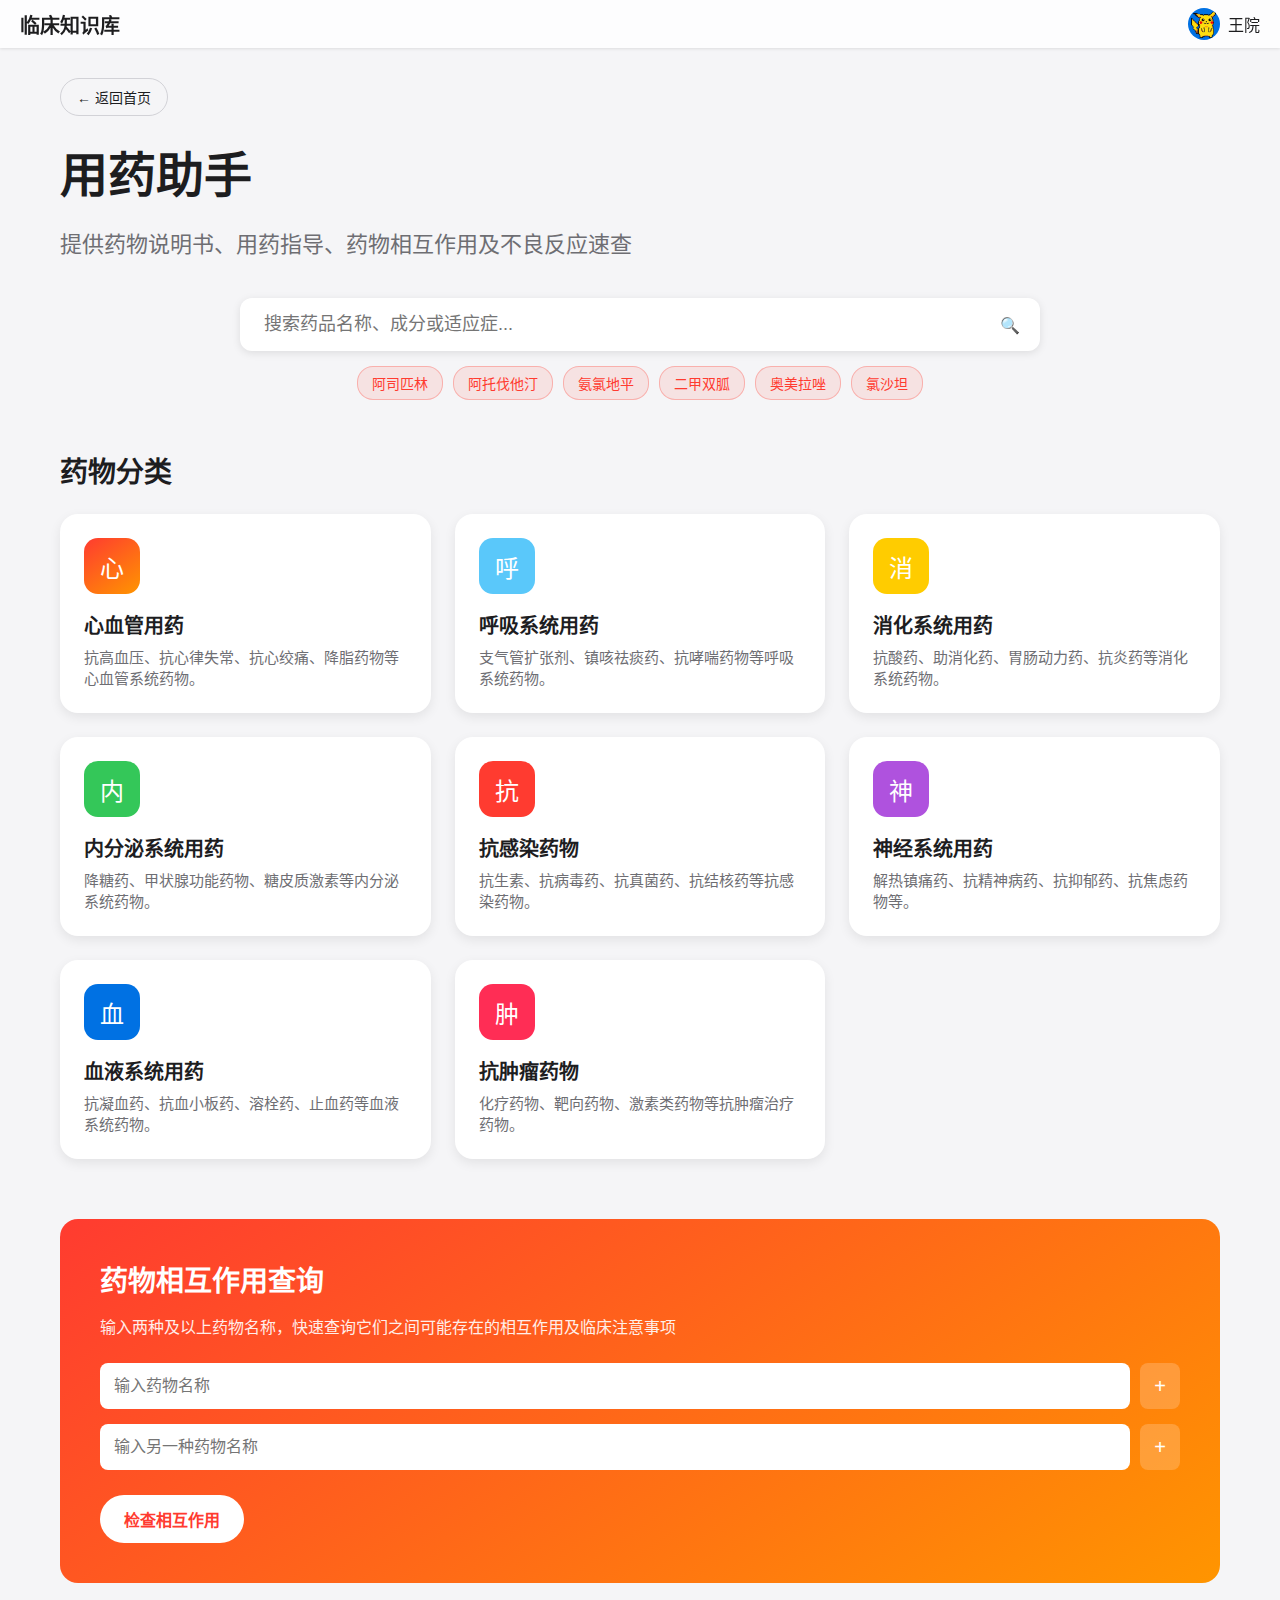
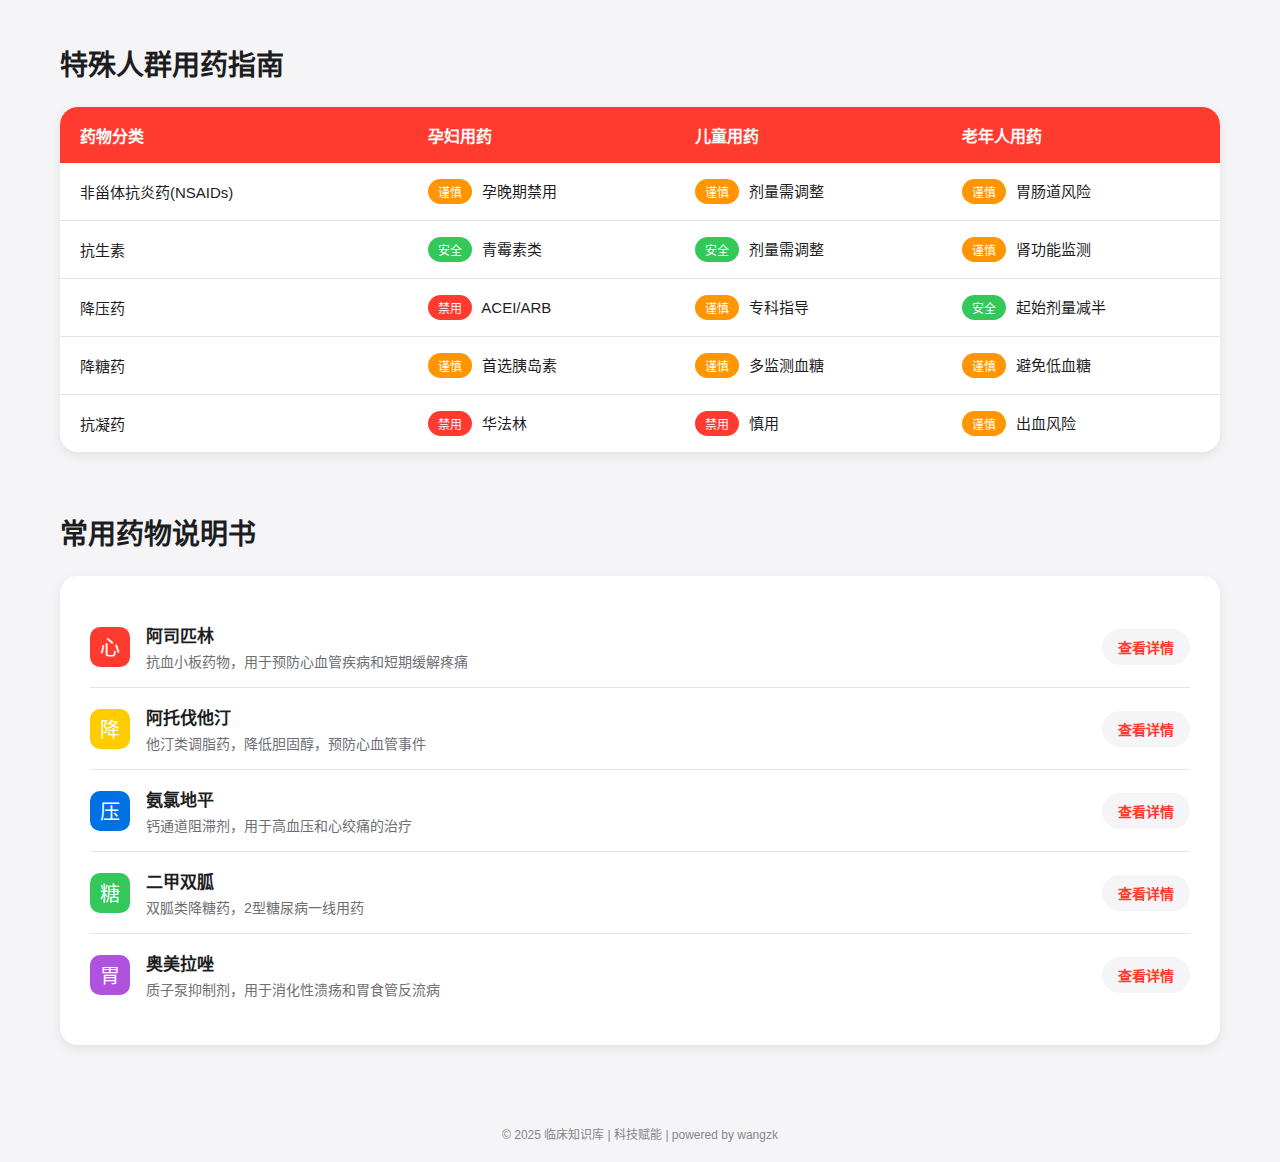
<file: medication_assistant.html>
<!DOCTYPE html>
<html lang="zh-CN">
<head>
    <meta charset="UTF-8">
    <meta name="viewport" content="width=device-width, initial-scale=1.0">
    <title>用药助手 - 临床知识库</title>
    <style>
        /* 全局样式 */
        * {
            margin: 0;
            padding: 0;
            box-sizing: border-box;
            font-family: -apple-system, BlinkMacSystemFont, 'Segoe UI', Roboto, Helvetica, Arial, sans-serif;
        }

        body {
            background-color: #f5f5f7;
            color: #1d1d1f;
        }

        /* 导航栏样式 */
        .nav-bar {
            background-color: rgba(255, 255, 255, 0.8);
            backdrop-filter: blur(20px);
            position: fixed;
            top: 0;
            left: 0;
            width: 100%;
            height: 48px;
            display: flex;
            justify-content: space-between;
            align-items: center;
            padding: 0 20px;
            box-shadow: 0 1px 3px rgba(0, 0, 0, 0.1);
            z-index: 100;
        }

        .logo {
            font-weight: 600;
            font-size: 20px;
        }

        .user-info {
            display: flex;
            align-items: center;
        }

        .user-avatar {
            width: 32px;
            height: 32px;
            border-radius: 50%;
            background-color: #0071e3;
            color: white;
            display: flex;
            align-items: center;
            justify-content: center;
            margin-right: 8px;
            font-weight: 500;
        }

        .username {
            font-weight: 500;
        }

        /* 返回按钮 */
        .back-button {
            display: inline-flex;
            align-items: center;
            padding: 8px 16px;
            background-color: #f5f5f7;
            border: 1px solid #d2d2d7;
            border-radius: 20px;
            font-size: 14px;
            color: #1d1d1f;
            margin-bottom: 20px;
            cursor: pointer;
            transition: background-color 0.2s;
        }

        .back-button:hover {
            background-color: #e8e8ed;
        }

        /* 主内容样式 */
        .container {
            max-width: 1200px;
            margin: 78px auto 40px;
            padding: 0 20px;
        }

        .page-title {
            font-size: 48px;
            font-weight: 700;
            margin-bottom: 20px;
            display: flex;
            align-items: center;
        }
        
        .title-icon {
            width: 60px;
            height: 60px;
            border-radius: 15px;
            display: flex;
            align-items: center;
            justify-content: center;
            margin-right: 20px;
            font-size: 36px;
            font-weight: bold;
            color: white;
        }

        .subtitle {
            font-size: 22px;
            font-weight: 400;
            color: #6e6e73;
            margin-bottom: 40px;
        }

        /* 搜索框样式 */
        .search-container {
            margin-bottom: 50px;
            position: relative;
        }

        .search-box {
            position: relative;
            width: 100%;
            max-width: 800px;
            margin: 0 auto;
        }

        .search-input {
            width: 100%;
            padding: 16px 24px;
            font-size: 18px;
            border-radius: 12px;
            border: none;
            background-color: white;
            box-shadow: 0 2px 8px rgba(0, 0, 0, 0.1);
            outline: none;
        }

        .search-input:focus {
            box-shadow: 0 0 0 4px rgba(255, 59, 48, 0.2);
        }

        .search-icon {
            position: absolute;
            right: 20px;
            top: 50%;
            transform: translateY(-50%);
            color: #86868b;
        }
        
        .search-chips {
            display: flex;
            flex-wrap: wrap;
            gap: 10px;
            margin-top: 15px;
            justify-content: center;
        }
        
        .search-chip {
            background-color: rgba(255, 59, 48, 0.1);
            color: #ff3b30;
            border: 1px solid rgba(255, 59, 48, 0.3);
            padding: 6px 14px;
            border-radius: 16px;
            font-size: 14px;
            cursor: pointer;
            transition: background-color 0.2s;
        }
        
        .search-chip:hover {
            background-color: rgba(255, 59, 48, 0.2);
        }

        /* 分类标题 */
        .section-title {
            font-size: 28px;
            font-weight: 700;
            margin-bottom: 24px;
        }

        /* 知识库卡片样式 */
        .cards-grid {
            display: grid;
            grid-template-columns: repeat(auto-fill, minmax(280px, 1fr));
            gap: 24px;
            margin-bottom: 60px;
        }

        .card {
            background-color: white;
            border-radius: 18px;
            padding: 24px;
            box-shadow: 0 4px 12px rgba(0, 0, 0, 0.08);
            transition: transform 0.3s, box-shadow 0.3s;
            cursor: pointer;
        }

        .card:hover {
            transform: translateY(-5px);
            box-shadow: 0 8px 24px rgba(0, 0, 0, 0.12);
        }

        .card-icon {
            width: 56px;
            height: 56px;
            border-radius: 14px;
            display: flex;
            align-items: center;
            justify-content: center;
            margin-bottom: 16px;
            font-size: 24px;
            color: white;
        }

        .card-title {
            font-size: 20px;
            font-weight: 600;
            margin-bottom: 8px;
        }

        .card-description {
            color: #6e6e73;
            font-size: 15px;
            line-height: 1.4;
        }

        /* 药物相互作用查询器 */
        .interaction-checker {
            background: linear-gradient(145deg, #ff3b30, #ff9500);
            border-radius: 18px;
            padding: 40px;
            color: white;
            margin-bottom: 60px;
        }

        .interaction-title {
            font-size: 28px;
            font-weight: 700;
            margin-bottom: 15px;
        }

        .interaction-description {
            font-size: 16px;
            margin-bottom: 25px;
            max-width: 800px;
            opacity: 0.9;
        }

        .interaction-form {
            display: flex;
            flex-direction: column;
            gap: 15px;
        }

        .interaction-input-group {
            display: flex;
            gap: 10px;
        }

        .interaction-input {
            flex: 1;
            padding: 14px;
            border-radius: 8px;
            border: none;
            font-size: 16px;
            outline: none;
        }

        .add-drug-btn {
            background-color: rgba(255, 255, 255, 0.2);
            color: white;
            border: none;
            border-radius: 8px;
            width: 40px;
            font-size: 20px;
            cursor: pointer;
            transition: background-color 0.2s;
        }

        .add-drug-btn:hover {
            background-color: rgba(255, 255, 255, 0.3);
        }

        .check-btn {
            align-self: flex-start;
            background-color: white;
            color: #ff3b30;
            border: none;
            border-radius: 100px;
            padding: 12px 24px;
            font-size: 16px;
            font-weight: 600;
            cursor: pointer;
            transition: transform 0.1s;
            margin-top: 10px;
        }

        .check-btn:hover {
            transform: scale(1.05);
        }

        /* 常用药物资源列表 */
        .resource-list {
            background-color: white;
            border-radius: 18px;
            padding: 30px;
            box-shadow: 0 4px 12px rgba(0, 0, 0, 0.08);
            margin-bottom: 60px;
        }

        .resource-item {
            display: flex;
            align-items: center;
            padding: 16px 0;
            border-bottom: 1px solid #e5e5e5;
        }

        .resource-item:last-child {
            border-bottom: none;
        }

        .resource-icon {
            width: 40px;
            height: 40px;
            border-radius: 10px;
            display: flex;
            align-items: center;
            justify-content: center;
            margin-right: 16px;
            font-size: 20px;
            color: white;
        }

        .resource-info {
            flex: 1;
        }

        .resource-title {
            font-size: 17px;
            font-weight: 600;
            margin-bottom: 4px;
        }

        .resource-description {
            color: #6e6e73;
            font-size: 14px;
        }

        .resource-button {
            background-color: #f5f5f7;
            color: #ff3b30;
            border: none;
            border-radius: 100px;
            padding: 8px 16px;
            font-size: 14px;
            font-weight: 600;
            cursor: pointer;
            transition: background-color 0.2s;
        }

        .resource-button:hover {
            background-color: #e5e5ea;
        }

        /* 特殊用药指南表格 */
        .guidelines-table {
            width: 100%;
            background-color: white;
            border-radius: 18px;
            overflow: hidden;
            box-shadow: 0 4px 12px rgba(0, 0, 0, 0.08);
            margin-bottom: 60px;
            border-collapse: collapse;
        }

        .guidelines-table th {
            background-color: #ff3b30;
            color: white;
            text-align: left;
            padding: 16px 20px;
            font-weight: 600;
            font-size: 16px;
        }

        .guidelines-table td {
            padding: 16px 20px;
            border-bottom: 1px solid #e5e5e5;
            font-size: 15px;
            color: #1d1d1f;
        }

        .guidelines-table tr:last-child td {
            border-bottom: none;
        }

        .guidelines-table tr:hover td {
            background-color: #f5f5f7;
        }

        .tag {
            display: inline-block;
            padding: 4px 10px;
            border-radius: 100px;
            font-size: 12px;
            font-weight: 500;
            color: white;
            margin-right: 6px;
        }

        .tag-caution {
            background-color: #ff9500;
        }

        .tag-alert {
            background-color: #ff3b30;
        }

        .tag-safe {
            background-color: #34c759;
        }

        /* 底部信息 */
        .footer {
            text-align: center;
            padding: 20px;
            color: #86868b;
            font-size: 12px;
        }

        /* 颜色定义 */
        .bg-blue { background-color: #0071e3; }
        .bg-green { background-color: #34c759; }
        .bg-orange { background-color: #ff9500; }
        .bg-red { background-color: #ff3b30; }
        .bg-purple { background-color: #af52de; }
        .bg-teal { background-color: #5ac8fa; }
        .bg-pink { background-color: #ff2d55; }
        .bg-yellow { background-color: #ffcc00; }
    </style>
</head>
<body>
    <!-- 导航栏 -->
    <div class="nav-bar">
        <div class="logo">临床知识库</div>
        <div class="user-info" style="cursor: pointer;" onclick="window.location.href='user_profile.html'">
            <img src="./皮卡丘像素.png" class="user-avatar" alt="用户头像">
            <div class="username">王院</div>
        </div>
    </div>

    <!-- 主内容区域 -->
    <div class="container">
        <!-- 返回按钮 -->
        <div class="back-button" onclick="window.location.href='main.html'">
            ← 返回首页
        </div>
        
        <!-- 页面标题 -->
        <div class="page-title">
            用药助手
        </div>
        <p class="subtitle">提供药物说明书、用药指导、药物相互作用及不良反应速查</p>

        <!-- 搜索区域 -->
        <div class="search-container">
            <div class="search-box">
                <input type="text" class="search-input" placeholder="搜索药品名称、成分或适应症...">
                <div class="search-icon">🔍</div>
            </div>
            <div class="search-chips">
                <div class="search-chip">阿司匹林</div>
                <div class="search-chip">阿托伐他汀</div>
                <div class="search-chip">氨氯地平</div>
                <div class="search-chip">二甲双胍</div>
                <div class="search-chip">奥美拉唑</div>
                <div class="search-chip">氯沙坦</div>
            </div>
        </div>

        <!-- 药物分类 -->
        <h2 class="section-title">药物分类</h2>
        <div class="cards-grid">
            <div class="card">
                <div class="card-icon" style="background: linear-gradient(145deg, #ff3b30, #ff9500);">心</div>
                <h3 class="card-title">心血管用药</h3>
                <p class="card-description">抗高血压、抗心律失常、抗心绞痛、降脂药物等心血管系统药物。</p>
            </div>
            <div class="card">
                <div class="card-icon bg-teal">呼</div>
                <h3 class="card-title">呼吸系统用药</h3>
                <p class="card-description">支气管扩张剂、镇咳祛痰药、抗哮喘药物等呼吸系统药物。</p>
            </div>
            <div class="card">
                <div class="card-icon bg-yellow">消</div>
                <h3 class="card-title">消化系统用药</h3>
                <p class="card-description">抗酸药、助消化药、胃肠动力药、抗炎药等消化系统药物。</p>
            </div>
            <div class="card">
                <div class="card-icon bg-green">内</div>
                <h3 class="card-title">内分泌系统用药</h3>
                <p class="card-description">降糖药、甲状腺功能药物、糖皮质激素等内分泌系统药物。</p>
            </div>
            <div class="card">
                <div class="card-icon bg-red">抗</div>
                <h3 class="card-title">抗感染药物</h3>
                <p class="card-description">抗生素、抗病毒药、抗真菌药、抗结核药等抗感染药物。</p>
            </div>
            <div class="card">
                <div class="card-icon bg-purple">神</div>
                <h3 class="card-title">神经系统用药</h3>
                <p class="card-description">解热镇痛药、抗精神病药、抗抑郁药、抗焦虑药物等。</p>
            </div>
            <div class="card">
                <div class="card-icon bg-blue">血</div>
                <h3 class="card-title">血液系统用药</h3>
                <p class="card-description">抗凝血药、抗血小板药、溶栓药、止血药等血液系统药物。</p>
            </div>
            <div class="card">
                <div class="card-icon bg-pink">肿</div>
                <h3 class="card-title">抗肿瘤药物</h3>
                <p class="card-description">化疗药物、靶向药物、激素类药物等抗肿瘤治疗药物。</p>
            </div>
        </div>

        <!-- 药物相互作用查询 -->
        <div class="interaction-checker">
            <h2 class="interaction-title">药物相互作用查询</h2>
            <p class="interaction-description">输入两种及以上药物名称，快速查询它们之间可能存在的相互作用及临床注意事项</p>
            <form class="interaction-form">
                <div class="interaction-input-group">
                    <input type="text" class="interaction-input" placeholder="输入药物名称">
                    <button type="button" class="add-drug-btn">+</button>
                </div>
                <div class="interaction-input-group">
                    <input type="text" class="interaction-input" placeholder="输入另一种药物名称">
                    <button type="button" class="add-drug-btn">+</button>
                </div>
                <button type="button" class="check-btn">检查相互作用</button>
            </form>
        </div>

        <!-- 特殊人群用药指南 -->
        <h2 class="section-title">特殊人群用药指南</h2>
        <table class="guidelines-table">
            <thead>
                <tr>
                    <th style="width: 30%;">药物分类</th>
                    <th style="width: 23%;">孕妇用药</th>
                    <th style="width: 23%;">儿童用药</th>
                    <th style="width: 24%;">老年人用药</th>
                </tr>
            </thead>
            <tbody>
                <tr>
                    <td>非甾体抗炎药(NSAIDs)</td>
                    <td><span class="tag tag-caution">谨慎</span> 孕晚期禁用</td>
                    <td><span class="tag tag-caution">谨慎</span> 剂量需调整</td>
                    <td><span class="tag tag-caution">谨慎</span> 胃肠道风险</td>
                </tr>
                <tr>
                    <td>抗生素</td>
                    <td><span class="tag tag-safe">安全</span> 青霉素类</td>
                    <td><span class="tag tag-safe">安全</span> 剂量需调整</td>
                    <td><span class="tag tag-caution">谨慎</span> 肾功能监测</td>
                </tr>
                <tr>
                    <td>降压药</td>
                    <td><span class="tag tag-alert">禁用</span> ACEI/ARB</td>
                    <td><span class="tag tag-caution">谨慎</span> 专科指导</td>
                    <td><span class="tag tag-safe">安全</span> 起始剂量减半</td>
                </tr>
                <tr>
                    <td>降糖药</td>
                    <td><span class="tag tag-caution">谨慎</span> 首选胰岛素</td>
                    <td><span class="tag tag-caution">谨慎</span> 多监测血糖</td>
                    <td><span class="tag tag-caution">谨慎</span> 避免低血糖</td>
                </tr>
                <tr>
                    <td>抗凝药</td>
                    <td><span class="tag tag-alert">禁用</span> 华法林</td>
                    <td><span class="tag tag-alert">禁用</span> 慎用</td>
                    <td><span class="tag tag-caution">谨慎</span> 出血风险</td>
                </tr>
            </tbody>
        </table>

        <!-- 常用药物说明书 -->
        <h2 class="section-title">常用药物说明书</h2>
        <div class="resource-list">
            <div class="resource-item">
                <div class="resource-icon bg-red">心</div>
                <div class="resource-info">
                    <div class="resource-title">阿司匹林</div>
                    <div class="resource-description">抗血小板药物，用于预防心血管疾病和短期缓解疼痛</div>
                </div>
                <button class="resource-button">查看详情</button>
            </div>
            <div class="resource-item">
                <div class="resource-icon bg-yellow">降</div>
                <div class="resource-info">
                    <div class="resource-title">阿托伐他汀</div>
                    <div class="resource-description">他汀类调脂药，降低胆固醇，预防心血管事件</div>
                </div>
                <button class="resource-button">查看详情</button>
            </div>
            <div class="resource-item">
                <div class="resource-icon bg-blue">压</div>
                <div class="resource-info">
                    <div class="resource-title">氨氯地平</div>
                    <div class="resource-description">钙通道阻滞剂，用于高血压和心绞痛的治疗</div>
                </div>
                <button class="resource-button">查看详情</button>
            </div>
            <div class="resource-item">
                <div class="resource-icon bg-green">糖</div>
                <div class="resource-info">
                    <div class="resource-title">二甲双胍</div>
                    <div class="resource-description">双胍类降糖药，2型糖尿病一线用药</div>
                </div>
                <button class="resource-button">查看详情</button>
            </div>
            <div class="resource-item">
                <div class="resource-icon bg-purple">胃</div>
                <div class="resource-info">
                    <div class="resource-title">奥美拉唑</div>
                    <div class="resource-description">质子泵抑制剂，用于消化性溃疡和胃食管反流病</div>
                </div>
                <button class="resource-button">查看详情</button>
            </div>
        </div>
    </div>

    <!-- 底部信息 -->
    <div class="footer">
        © 2025 临床知识库 | 科技赋能 | powered by wangzk 
    </div>
</body>
</html>
</file>
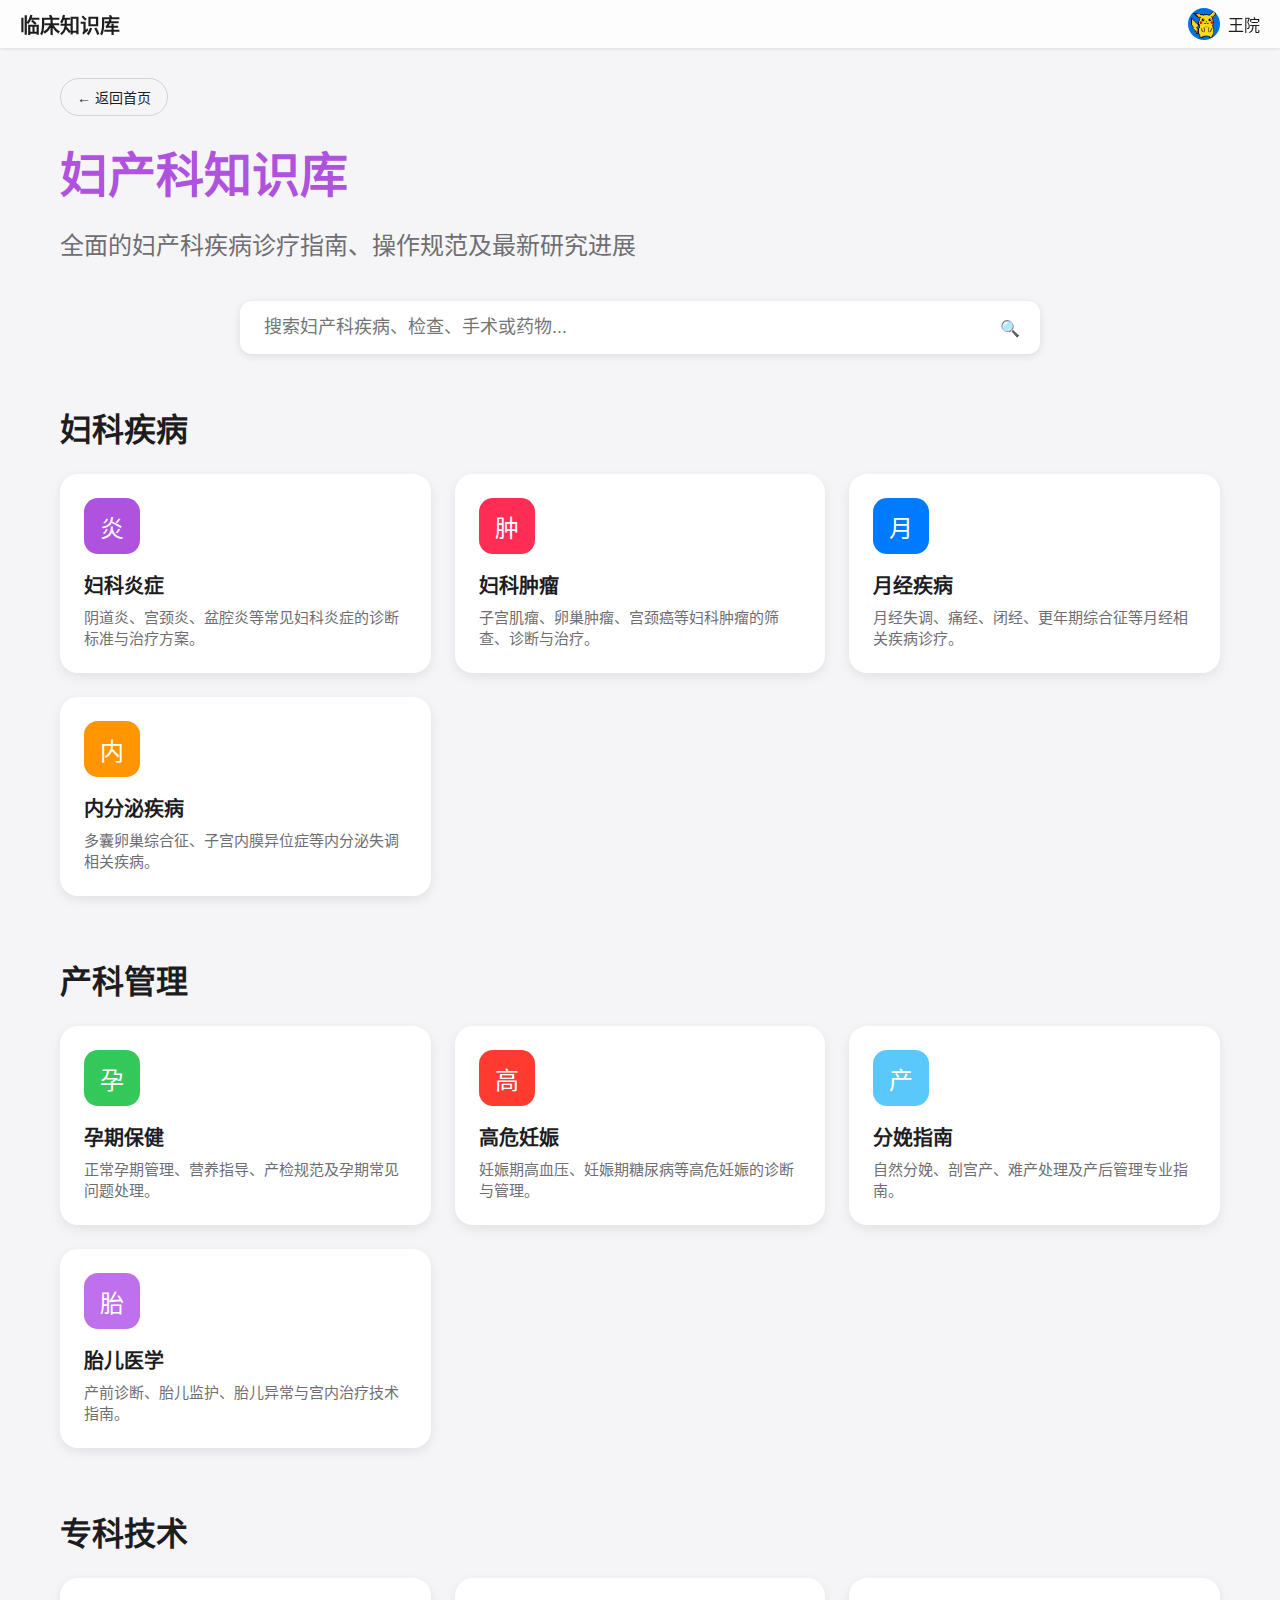
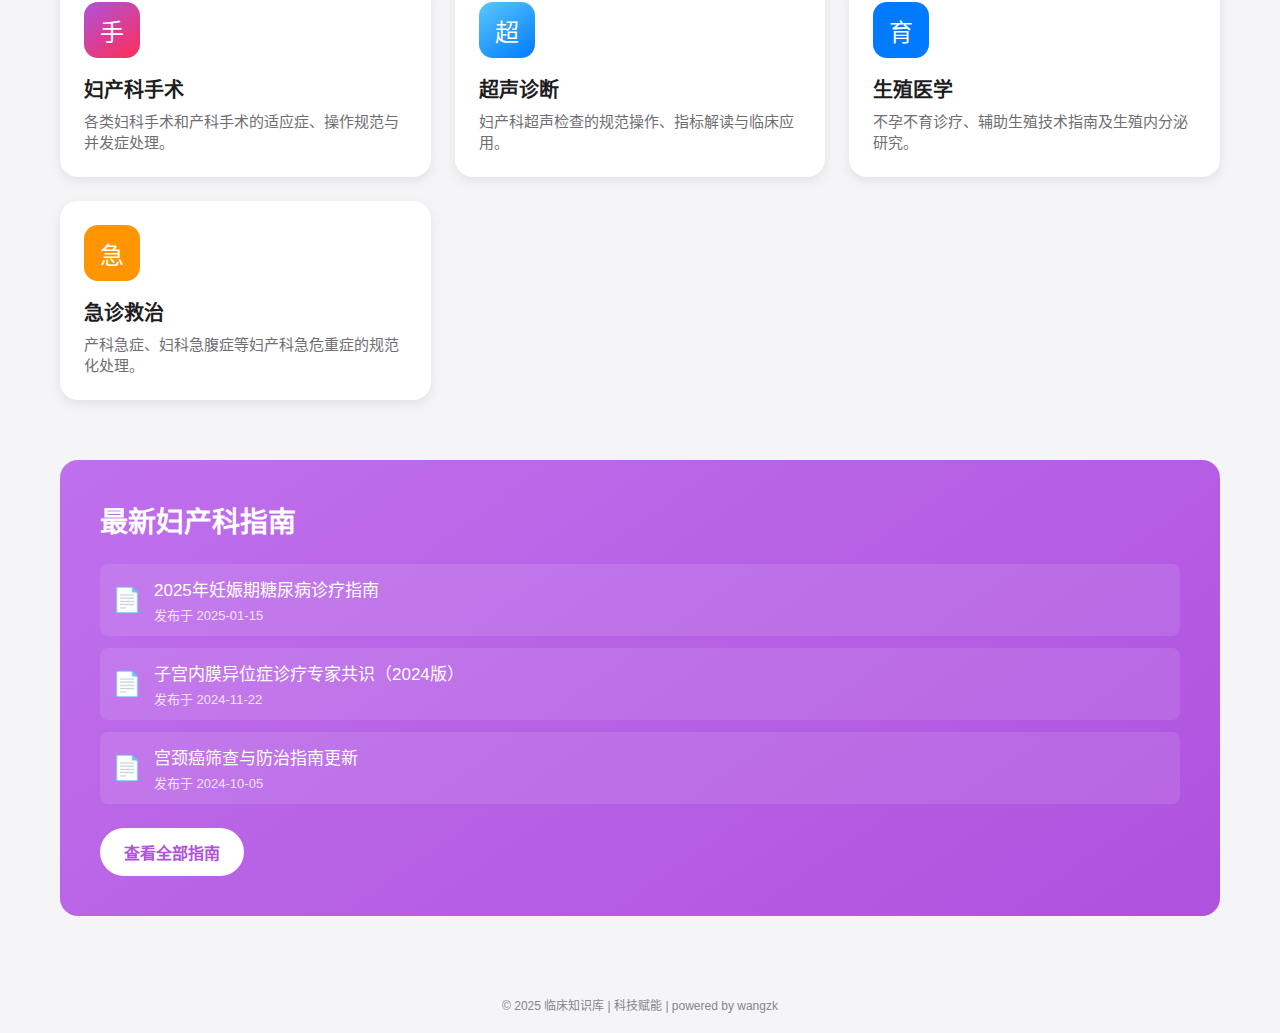
<file: obgyn_library.html>
<!DOCTYPE html>
<html lang="zh-CN">
<head>
    <meta charset="UTF-8">
    <meta name="viewport" content="width=device-width, initial-scale=1.0">
    <title>妇产科知识库 - AI医疗助手</title>
    <style>
        /* 全局样式 */
        * {
            margin: 0;
            padding: 0;
            box-sizing: border-box;
            font-family: -apple-system, BlinkMacSystemFont, 'Segoe UI', Roboto, Helvetica, Arial, sans-serif;
        }

        body {
            background-color: #f5f5f7;
            color: #1d1d1f;
        }

        /* 导航栏样式 */
        .nav-bar {
            background-color: rgba(255, 255, 255, 0.8);
            backdrop-filter: blur(20px);
            position: fixed;
            top: 0;
            left: 0;
            width: 100%;
            height: 48px;
            display: flex;
            justify-content: space-between;
            align-items: center;
            padding: 0 20px;
            box-shadow: 0 1px 3px rgba(0, 0, 0, 0.1);
            z-index: 100;
        }

        .logo {
            font-weight: 600;
            font-size: 20px;
        }

        .user-info {
            display: flex;
            align-items: center;
        }

        .user-avatar {
            width: 32px;
            height: 32px;
            border-radius: 50%;
            background-color: #0071e3;
            color: white;
            display: flex;
            align-items: center;
            justify-content: center;
            margin-right: 8px;
            font-weight: 500;
        }

        .username {
            font-weight: 500;
        }

        /* 主内容样式 */
        .container {
            max-width: 1200px;
            margin: 78px auto 40px;
            padding: 0 20px;
        }

        .welcome {
            font-size: 48px;
            font-weight: 700;
            margin-bottom: 20px;
            color: #af52de;
        }

        .subtitle {
            font-size: 24px;
            font-weight: 400;
            color: #6e6e73;
            margin-bottom: 40px;
        }

        /* 搜索框样式 */
        .search-container {
            margin-bottom: 50px;
        }

        .search-box {
            position: relative;
            width: 100%;
            max-width: 800px;
            margin: 0 auto;
        }

        .search-input {
            width: 100%;
            padding: 16px 24px;
            font-size: 18px;
            border-radius: 12px;
            border: none;
            background-color: white;
            box-shadow: 0 2px 8px rgba(0, 0, 0, 0.1);
            outline: none;
        }

        .search-input:focus {
            box-shadow: 0 0 0 4px rgba(175, 82, 222, 0.2);
        }

        .search-icon {
            position: absolute;
            right: 20px;
            top: 50%;
            transform: translateY(-50%);
            color: #86868b;
        }

        /* 知识库卡片样式 */
        .section-title {
            font-size: 32px;
            font-weight: 700;
            margin-bottom: 24px;
        }

        .cards-grid {
            display: grid;
            grid-template-columns: repeat(auto-fill, minmax(280px, 1fr));
            gap: 24px;
            margin-bottom: 60px;
        }

        .card {
            background-color: white;
            border-radius: 18px;
            padding: 24px;
            box-shadow: 0 4px 12px rgba(0, 0, 0, 0.08);
            transition: transform 0.3s, box-shadow 0.3s;
            cursor: pointer;
        }

        .card:hover {
            transform: translateY(-5px);
            box-shadow: 0 8px 24px rgba(0, 0, 0, 0.12);
        }

        .card-icon {
            width: 56px;
            height: 56px;
            border-radius: 14px;
            display: flex;
            align-items: center;
            justify-content: center;
            margin-bottom: 16px;
            font-size: 24px;
            color: white;
        }

        .card-title {
            font-size: 20px;
            font-weight: 600;
            margin-bottom: 8px;
        }

        .card-description {
            color: #6e6e73;
            font-size: 15px;
            line-height: 1.4;
        }

        /* 最新指南区域 */
        .guidelines-area {
            background: linear-gradient(145deg, #bf70ec, #af52de);
            border-radius: 18px;
            padding: 40px;
            text-align: left;
            color: white;
            margin-bottom: 60px;
        }

        .guidelines-title {
            font-size: 28px;
            font-weight: 700;
            margin-bottom: 24px;
        }

        .guidelines-list {
            margin-bottom: 24px;
        }

        .guideline-item {
            display: flex;
            align-items: center;
            margin-bottom: 12px;
            padding: 12px;
            background-color: rgba(255, 255, 255, 0.1);
            border-radius: 8px;
            transition: background-color 0.2s;
        }

        .guideline-item:hover {
            background-color: rgba(255, 255, 255, 0.2);
            cursor: pointer;
        }

        .guideline-icon {
            margin-right: 12px;
            font-size: 24px;
        }

        .guideline-info {
            flex: 1;
        }

        .guideline-title {
            font-weight: 500;
            font-size: 17px;
            margin-bottom: 4px;
        }

        .guideline-date {
            font-size: 13px;
            opacity: 0.8;
        }

        .view-all-button {
            background-color: white;
            color: #af52de;
            border: none;
            border-radius: 100px;
            padding: 12px 24px;
            font-size: 16px;
            font-weight: 600;
            cursor: pointer;
            transition: transform 0.1s;
        }

        .view-all-button:hover {
            transform: scale(1.05);
        }

        /* 底部信息 */
        .footer {
            text-align: center;
            padding: 20px;
            color: #86868b;
            font-size: 12px;
        }

        /* 返回按钮 */
        .back-button {
            display: inline-flex;
            align-items: center;
            padding: 8px 16px;
            background-color: #f5f5f7;
            border: 1px solid #d2d2d7;
            border-radius: 20px;
            font-size: 14px;
            color: #1d1d1f;
            margin-bottom: 20px;
            cursor: pointer;
            transition: background-color 0.2s;
        }

        .back-button:hover {
            background-color: #e8e8ed;
        }

        /* 颜色定义 */
        .bg-purple { background-color: #af52de; }
        .bg-light-purple { background-color: #bf70ec; }
        .bg-pink { background-color: #ff2d55; }
        .bg-blue { background-color: #007aff; }
        .bg-teal { background-color: #5ac8fa; }
        .bg-green { background-color: #34c759; }
        .bg-orange { background-color: #ff9500; }
        .bg-red { background-color: #ff3b30; }
    </style>
</head>
<body>
    <!-- 导航栏 -->
    <div class="nav-bar">
        <div class="logo" onclick="window.location.href='main.html'" style="cursor: pointer;">临床知识库</div>
        <div class="user-info" style="cursor: pointer;" onclick="window.location.href='user_profile.html'">
            <img src="./皮卡丘像素.png" class="user-avatar" alt="用户头像">
            <div class="username">王院</div>
        </div>
    </div>

    <!-- 主内容区域 -->
    <div class="container">
        <!-- 返回按钮 -->
        <div class="back-button" onclick="window.location.href='main.html'">
            ← 返回首页
        </div>

        <!-- 欢迎信息 -->
        <h1 class="welcome">妇产科知识库</h1>
        <p class="subtitle">全面的妇产科疾病诊疗指南、操作规范及最新研究进展</p>

        <!-- 搜索区域 -->
        <div class="search-container">
            <div class="search-box">
                <input type="text" class="search-input" placeholder="搜索妇产科疾病、检查、手术或药物...">
                <div class="search-icon">🔍</div>
            </div>
        </div>

        <!-- 妇科分类 -->
        <h2 class="section-title">妇科疾病</h2>
        <div class="cards-grid">
            <div class="card">
                <div class="card-icon bg-purple">炎</div>
                <h3 class="card-title">妇科炎症</h3>
                <p class="card-description">阴道炎、宫颈炎、盆腔炎等常见妇科炎症的诊断标准与治疗方案。</p>
            </div>
            <div class="card">
                <div class="card-icon bg-pink">肿</div>
                <h3 class="card-title">妇科肿瘤</h3>
                <p class="card-description">子宫肌瘤、卵巢肿瘤、宫颈癌等妇科肿瘤的筛查、诊断与治疗。</p>
            </div>
            <div class="card">
                <div class="card-icon bg-blue">月</div>
                <h3 class="card-title">月经疾病</h3>
                <p class="card-description">月经失调、痛经、闭经、更年期综合征等月经相关疾病诊疗。</p>
            </div>
            <div class="card">
                <div class="card-icon bg-orange">内</div>
                <h3 class="card-title">内分泌疾病</h3>
                <p class="card-description">多囊卵巢综合征、子宫内膜异位症等内分泌失调相关疾病。</p>
            </div>
        </div>

        <!-- 产科分类 -->
        <h2 class="section-title">产科管理</h2>
        <div class="cards-grid">
            <div class="card">
                <div class="card-icon bg-green">孕</div>
                <h3 class="card-title">孕期保健</h3>
                <p class="card-description">正常孕期管理、营养指导、产检规范及孕期常见问题处理。</p>
            </div>
            <div class="card">
                <div class="card-icon bg-red">高</div>
                <h3 class="card-title">高危妊娠</h3>
                <p class="card-description">妊娠期高血压、妊娠期糖尿病等高危妊娠的诊断与管理。</p>
            </div>
            <div class="card">
                <div class="card-icon bg-teal">产</div>
                <h3 class="card-title">分娩指南</h3>
                <p class="card-description">自然分娩、剖宫产、难产处理及产后管理专业指南。</p>
            </div>
            <div class="card">
                <div class="card-icon bg-light-purple">胎</div>
                <h3 class="card-title">胎儿医学</h3>
                <p class="card-description">产前诊断、胎儿监护、胎儿异常与宫内治疗技术指南。</p>
            </div>
        </div>

        <!-- 专科技术 -->
        <h2 class="section-title">专科技术</h2>
        <div class="cards-grid">
            <div class="card">
                <div class="card-icon" style="background: linear-gradient(145deg, #af52de, #ff2d55);">手</div>
                <h3 class="card-title">妇产科手术</h3>
                <p class="card-description">各类妇科手术和产科手术的适应症、操作规范与并发症处理。</p>
            </div>
            <div class="card">
                <div class="card-icon" style="background: linear-gradient(145deg, #5ac8fa, #007aff);">超</div>
                <h3 class="card-title">超声诊断</h3>
                <p class="card-description">妇产科超声检查的规范操作、指标解读与临床应用。</p>
            </div>
            <div class="card">
                <div class="card-icon bg-blue">育</div>
                <h3 class="card-title">生殖医学</h3>
                <p class="card-description">不孕不育诊疗、辅助生殖技术指南及生殖内分泌研究。</p>
            </div>
            <div class="card">
                <div class="card-icon bg-orange">急</div>
                <h3 class="card-title">急诊救治</h3>
                <p class="card-description">产科急症、妇科急腹症等妇产科急危重症的规范化处理。</p>
            </div>
        </div>

        <!-- 最新指南区域 -->
        <div class="guidelines-area">
            <h2 class="guidelines-title">最新妇产科指南</h2>
            <div class="guidelines-list">
                <div class="guideline-item">
                    <div class="guideline-icon">📄</div>
                    <div class="guideline-info">
                        <div class="guideline-title">2025年妊娠期糖尿病诊疗指南</div>
                        <div class="guideline-date">发布于 2025-01-15</div>
                    </div>
                </div>
                <div class="guideline-item">
                    <div class="guideline-icon">📄</div>
                    <div class="guideline-info">
                        <div class="guideline-title">子宫内膜异位症诊疗专家共识（2024版）</div>
                        <div class="guideline-date">发布于 2024-11-22</div>
                    </div>
                </div>
                <div class="guideline-item">
                    <div class="guideline-icon">📄</div>
                    <div class="guideline-info">
                        <div class="guideline-title">宫颈癌筛查与防治指南更新</div>
                        <div class="guideline-date">发布于 2024-10-05</div>
                    </div>
                </div>
            </div>
            <button class="view-all-button">查看全部指南</button>
        </div>
    </div>

    <!-- 底部信息 -->
    <div class="footer">
        © 2025 临床知识库 | 科技赋能 | powered by wangzk
    </div>
</body>
</html>
</file>
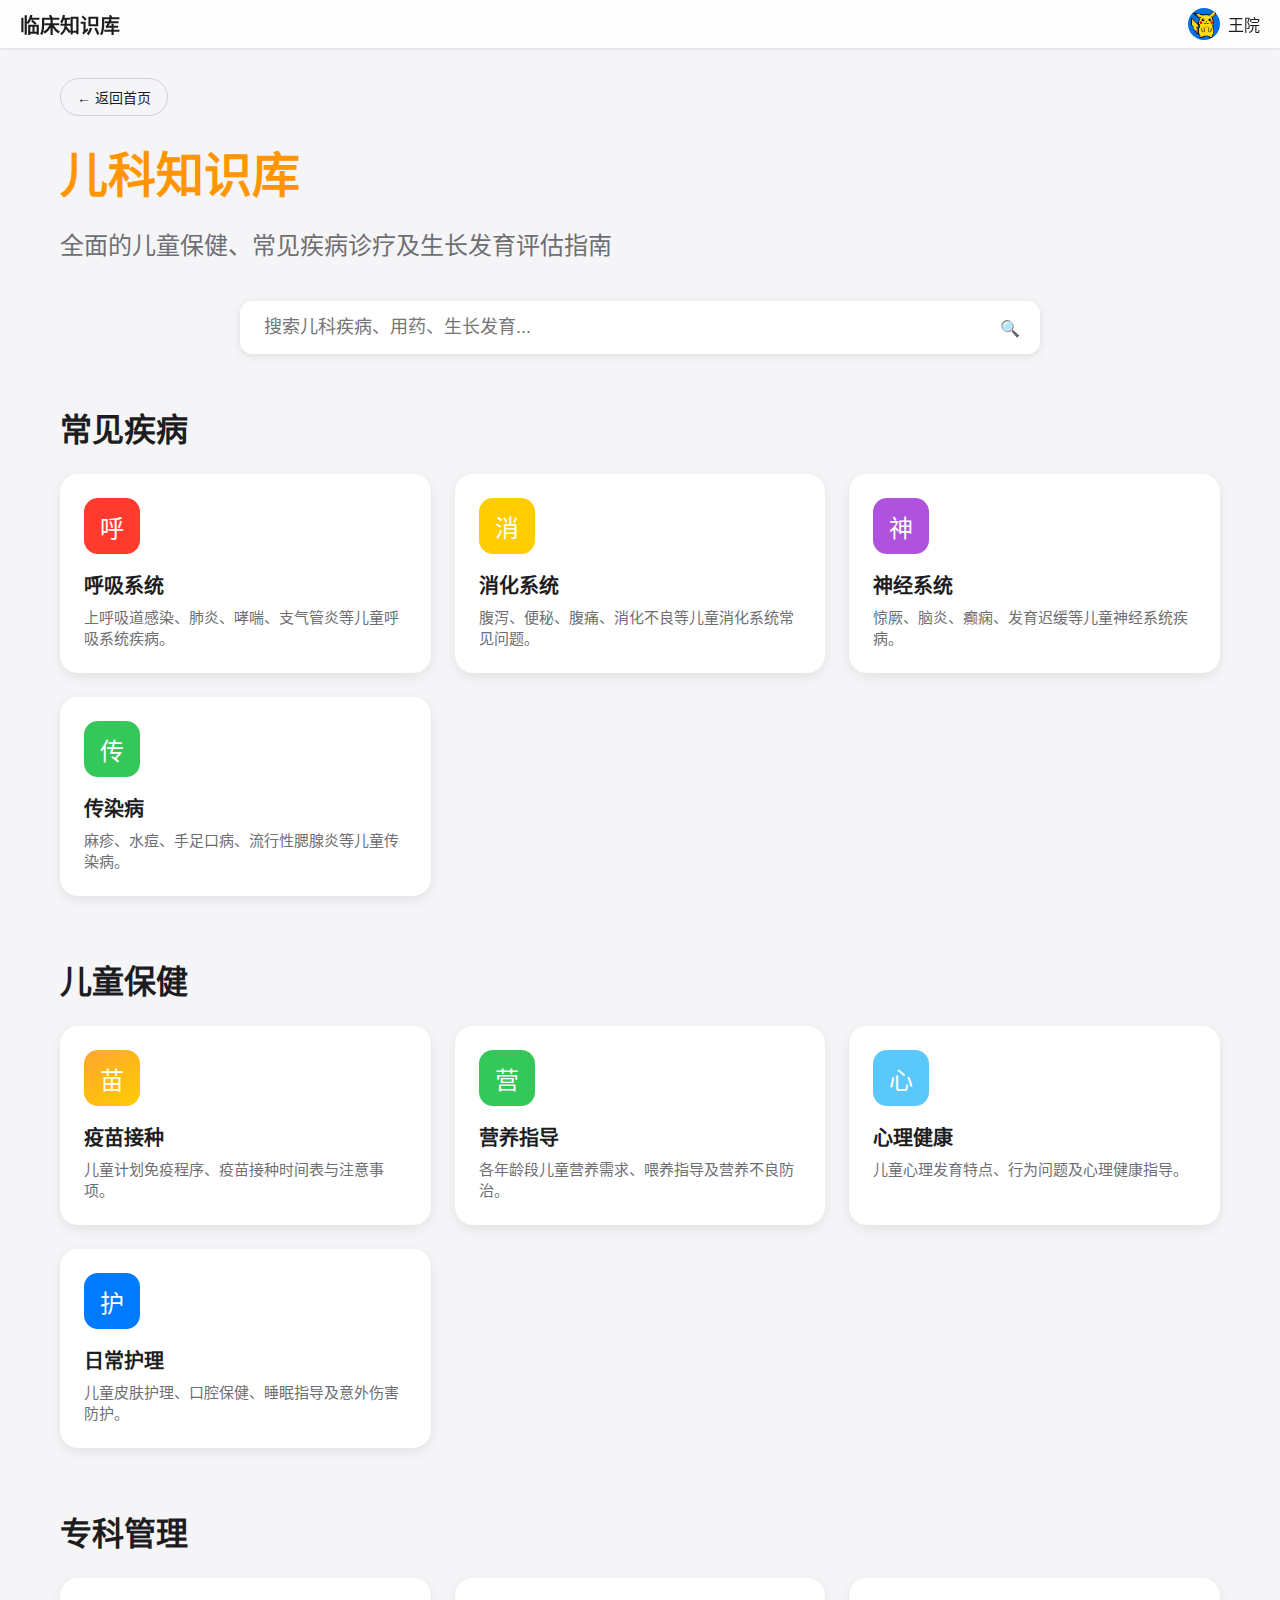
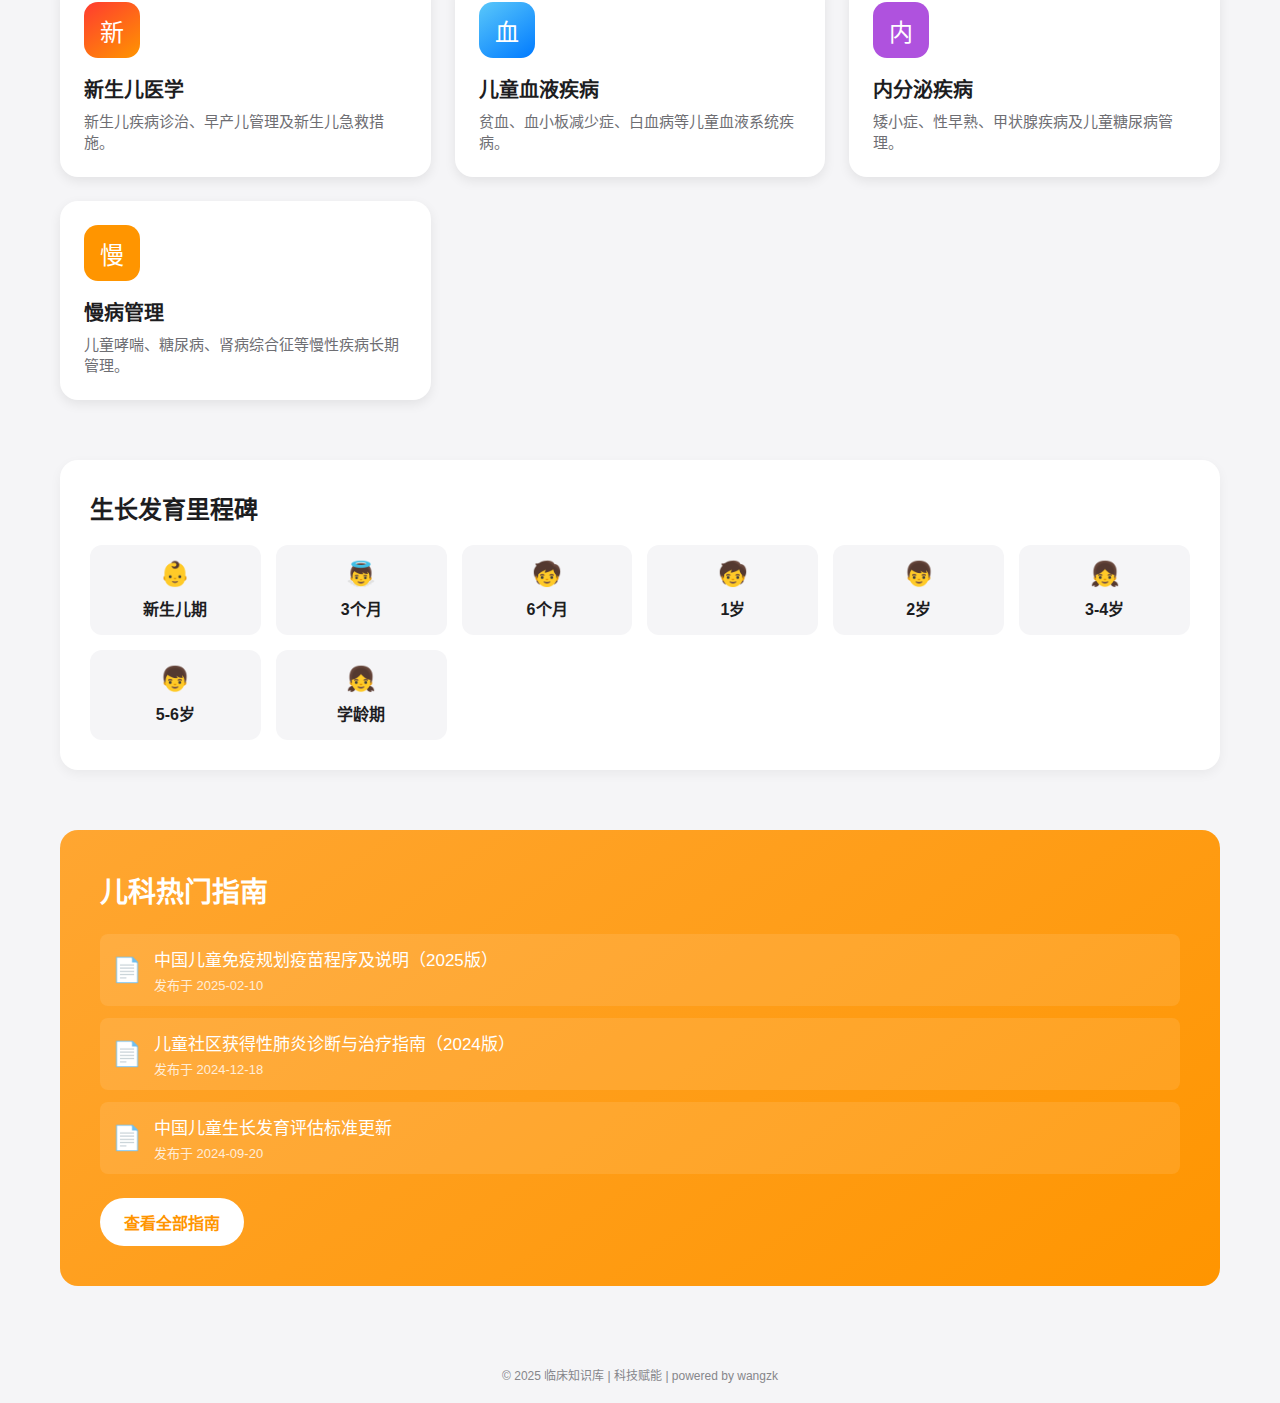
<file: pediatrics_library.html>
<!DOCTYPE html>
<html lang="zh-CN">
<head>
    <meta charset="UTF-8">
    <meta name="viewport" content="width=device-width, initial-scale=1.0">
    <title>儿科知识库 - AI医疗助手</title>
    <style>
        /* 全局样式 */
        * {
            margin: 0;
            padding: 0;
            box-sizing: border-box;
            font-family: -apple-system, BlinkMacSystemFont, 'Segoe UI', Roboto, Helvetica, Arial, sans-serif;
        }

        body {
            background-color: #f5f5f7;
            color: #1d1d1f;
        }

        /* 导航栏样式 */
        .nav-bar {
            background-color: rgba(255, 255, 255, 0.8);
            backdrop-filter: blur(20px);
            position: fixed;
            top: 0;
            left: 0;
            width: 100%;
            height: 48px;
            display: flex;
            justify-content: space-between;
            align-items: center;
            padding: 0 20px;
            box-shadow: 0 1px 3px rgba(0, 0, 0, 0.1);
            z-index: 100;
        }

        .logo {
            font-weight: 600;
            font-size: 20px;
            cursor: pointer;
        }

        .user-info {
            display: flex;
            align-items: center;
        }

        .user-avatar {
            width: 32px;
            height: 32px;
            border-radius: 50%;
            background-color: #0071e3;
            color: white;
            display: flex;
            align-items: center;
            justify-content: center;
            margin-right: 8px;
            font-weight: 500;
        }

        .username {
            font-weight: 500;
        }

        /* 主内容样式 */
        .container {
            max-width: 1200px;
            margin: 78px auto 40px;
            padding: 0 20px;
        }

        .welcome {
            font-size: 48px;
            font-weight: 700;
            margin-bottom: 20px;
            color: #ff9500;
        }

        .subtitle {
            font-size: 24px;
            font-weight: 400;
            color: #6e6e73;
            margin-bottom: 40px;
        }

        /* 搜索框样式 */
        .search-container {
            margin-bottom: 50px;
        }

        .search-box {
            position: relative;
            width: 100%;
            max-width: 800px;
            margin: 0 auto;
        }

        .search-input {
            width: 100%;
            padding: 16px 24px;
            font-size: 18px;
            border-radius: 12px;
            border: none;
            background-color: white;
            box-shadow: 0 2px 8px rgba(0, 0, 0, 0.1);
            outline: none;
        }

        .search-input:focus {
            box-shadow: 0 0 0 4px rgba(255, 149, 0, 0.2);
        }

        .search-icon {
            position: absolute;
            right: 20px;
            top: 50%;
            transform: translateY(-50%);
            color: #86868b;
        }

        /* 知识库卡片样式 */
        .section-title {
            font-size: 32px;
            font-weight: 700;
            margin-bottom: 24px;
        }

        .cards-grid {
            display: grid;
            grid-template-columns: repeat(auto-fill, minmax(280px, 1fr));
            gap: 24px;
            margin-bottom: 60px;
        }

        .card {
            background-color: white;
            border-radius: 18px;
            padding: 24px;
            box-shadow: 0 4px 12px rgba(0, 0, 0, 0.08);
            transition: transform 0.3s, box-shadow 0.3s;
            cursor: pointer;
        }

        .card:hover {
            transform: translateY(-5px);
            box-shadow: 0 8px 24px rgba(0, 0, 0, 0.12);
        }

        .card-icon {
            width: 56px;
            height: 56px;
            border-radius: 14px;
            display: flex;
            align-items: center;
            justify-content: center;
            margin-bottom: 16px;
            font-size: 24px;
            color: white;
        }

        .card-title {
            font-size: 20px;
            font-weight: 600;
            margin-bottom: 8px;
        }

        .card-description {
            color: #6e6e73;
            font-size: 15px;
            line-height: 1.4;
        }

        /* 热门指南区域 */
        .featured-guidelines {
            background: linear-gradient(145deg, #ffa631, #ff9500);
            border-radius: 18px;
            padding: 40px;
            color: white;
            margin-bottom: 60px;
        }

        .featured-title {
            font-size: 28px;
            font-weight: 700;
            margin-bottom: 24px;
        }

        .guidelines-list {
            margin-bottom: 24px;
        }

        .guideline-item {
            display: flex;
            align-items: center;
            margin-bottom: 12px;
            padding: 12px;
            background-color: rgba(255, 255, 255, 0.1);
            border-radius: 8px;
            transition: background-color 0.2s;
        }

        .guideline-item:hover {
            background-color: rgba(255, 255, 255, 0.2);
            cursor: pointer;
        }

        .guideline-icon {
            margin-right: 12px;
            font-size: 24px;
        }

        .guideline-info {
            flex: 1;
        }

        .guideline-title {
            font-weight: 500;
            font-size: 17px;
            margin-bottom: 4px;
        }

        .guideline-date {
            font-size: 13px;
            opacity: 0.8;
        }

        .view-all-button {
            background-color: white;
            color: #ff9500;
            border: none;
            border-radius: 100px;
            padding: 12px 24px;
            font-size: 16px;
            font-weight: 600;
            cursor: pointer;
            transition: transform 0.1s;
        }

        .view-all-button:hover {
            transform: scale(1.05);
        }

        /* 成长与发育区域 */
        .growth-section {
            background-color: white;
            border-radius: 18px;
            padding: 30px;
            margin-bottom: 60px;
            box-shadow: 0 4px 12px rgba(0, 0, 0, 0.05);
        }

        .growth-title {
            font-size: 24px;
            font-weight: 700;
            margin-bottom: 20px;
            color: #1d1d1f;
        }

        .growth-grid {
            display: grid;
            grid-template-columns: repeat(auto-fill, minmax(150px, 1fr));
            gap: 15px;
        }

        .growth-item {
            text-align: center;
            padding: 15px;
            border-radius: 12px;
            background-color: #f5f5f7;
            transition: transform 0.2s, background-color 0.2s;
        }

        .growth-item:hover {
            background-color: #e8e8ed;
            transform: translateY(-3px);
            cursor: pointer;
        }

        .growth-icon {
            font-size: 24px;
            margin-bottom: 8px;
        }

        .growth-age {
            font-weight: 600;
            font-size: 16px;
        }

        /* 返回按钮 */
        .back-button {
            display: inline-flex;
            align-items: center;
            padding: 8px 16px;
            background-color: #f5f5f7;
            border: 1px solid #d2d2d7;
            border-radius: 20px;
            font-size: 14px;
            color: #1d1d1f;
            margin-bottom: 20px;
            cursor: pointer;
            transition: background-color 0.2s;
        }

        .back-button:hover {
            background-color: #e8e8ed;
        }

        /* 底部信息 */
        .footer {
            text-align: center;
            padding: 20px;
            color: #86868b;
            font-size: 12px;
        }

        /* 颜色定义 */
        .bg-orange { background-color: #ff9500; }
        .bg-light-orange { background-color: #ffa631; }
        .bg-yellow { background-color: #ffcc00; }
        .bg-red { background-color: #ff3b30; }
        .bg-green { background-color: #34c759; }
        .bg-blue { background-color: #007aff; }
        .bg-teal { background-color: #5ac8fa; }
        .bg-purple { background-color: #af52de; }
    </style>
</head>
<body>
    <!-- 导航栏 -->
    <div class="nav-bar">
        <div class="logo" onclick="window.location.href='main.html'">临床知识库</div>
        <div class="user-info" style="cursor: pointer;" onclick="window.location.href='user_profile.html'">
            <img src="./皮卡丘像素.png" class="user-avatar" alt="用户头像">
            <div class="username">王院</div>
        </div>
    </div>

    <!-- 主内容区域 -->
    <div class="container">
        <!-- 返回按钮 -->
        <div class="back-button" onclick="window.location.href='main.html'">
            ← 返回首页
        </div>

        <!-- 欢迎信息 -->
        <h1 class="welcome">儿科知识库</h1>
        <p class="subtitle">全面的儿童保健、常见疾病诊疗及生长发育评估指南</p>

        <!-- 搜索区域 -->
        <div class="search-container">
            <div class="search-box">
                <input type="text" class="search-input" placeholder="搜索儿科疾病、用药、生长发育...">
                <div class="search-icon">🔍</div>
            </div>
        </div>

        <!-- 儿科常见疾病 -->
        <h2 class="section-title">常见疾病</h2>
        <div class="cards-grid">
            <div class="card">
                <div class="card-icon bg-red">呼</div>
                <h3 class="card-title">呼吸系统</h3>
                <p class="card-description">上呼吸道感染、肺炎、哮喘、支气管炎等儿童呼吸系统疾病。</p>
            </div>
            <div class="card">
                <div class="card-icon bg-yellow">消</div>
                <h3 class="card-title">消化系统</h3>
                <p class="card-description">腹泻、便秘、腹痛、消化不良等儿童消化系统常见问题。</p>
            </div>
            <div class="card">
                <div class="card-icon bg-purple">神</div>
                <h3 class="card-title">神经系统</h3>
                <p class="card-description">惊厥、脑炎、癫痫、发育迟缓等儿童神经系统疾病。</p>
            </div>
            <div class="card">
                <div class="card-icon bg-green">传</div>
                <h3 class="card-title">传染病</h3>
                <p class="card-description">麻疹、水痘、手足口病、流行性腮腺炎等儿童传染病。</p>
            </div>
        </div>

        <!-- 儿童保健 -->
        <h2 class="section-title">儿童保健</h2>
        <div class="cards-grid">
            <div class="card">
                <div class="card-icon" style="background: linear-gradient(145deg, #ffa631, #ffcc00);">苗</div>
                <h3 class="card-title">疫苗接种</h3>
                <p class="card-description">儿童计划免疫程序、疫苗接种时间表与注意事项。</p>
            </div>
            <div class="card">
                <div class="card-icon bg-green">营</div>
                <h3 class="card-title">营养指导</h3>
                <p class="card-description">各年龄段儿童营养需求、喂养指导及营养不良防治。</p>
            </div>
            <div class="card">
                <div class="card-icon bg-teal">心</div>
                <h3 class="card-title">心理健康</h3>
                <p class="card-description">儿童心理发育特点、行为问题及心理健康指导。</p>
            </div>
            <div class="card">
                <div class="card-icon bg-blue">护</div>
                <h3 class="card-title">日常护理</h3>
                <p class="card-description">儿童皮肤护理、口腔保健、睡眠指导及意外伤害防护。</p>
            </div>
        </div>

        <!-- 专科管理 -->
        <h2 class="section-title">专科管理</h2>
        <div class="cards-grid">
            <div class="card">
                <div class="card-icon" style="background: linear-gradient(145deg, #ff3b30, #ff9500);">新</div>
                <h3 class="card-title">新生儿医学</h3>
                <p class="card-description">新生儿疾病诊治、早产儿管理及新生儿急救措施。</p>
            </div>
            <div class="card">
                <div class="card-icon" style="background: linear-gradient(145deg, #5ac8fa, #007aff);">血</div>
                <h3 class="card-title">儿童血液疾病</h3>
                <p class="card-description">贫血、血小板减少症、白血病等儿童血液系统疾病。</p>
            </div>
            <div class="card">
                <div class="card-icon bg-purple">内</div>
                <h3 class="card-title">内分泌疾病</h3>
                <p class="card-description">矮小症、性早熟、甲状腺疾病及儿童糖尿病管理。</p>
            </div>
            <div class="card">
                <div class="card-icon bg-orange">慢</div>
                <h3 class="card-title">慢病管理</h3>
                <p class="card-description">儿童哮喘、糖尿病、肾病综合征等慢性疾病长期管理。</p>
            </div>
        </div>

        <!-- 生长发育区域 -->
        <div class="growth-section">
            <h3 class="growth-title">生长发育里程碑</h3>
            <div class="growth-grid">
                <div class="growth-item">
                    <div class="growth-icon">👶</div>
                    <div class="growth-age">新生儿期</div>
                </div>
                <div class="growth-item">
                    <div class="growth-icon">👼</div>
                    <div class="growth-age">3个月</div>
                </div>
                <div class="growth-item">
                    <div class="growth-icon">🧒</div>
                    <div class="growth-age">6个月</div>
                </div>
                <div class="growth-item">
                    <div class="growth-icon">🧒</div>
                    <div class="growth-age">1岁</div>
                </div>
                <div class="growth-item">
                    <div class="growth-icon">👦</div>
                    <div class="growth-age">2岁</div>
                </div>
                <div class="growth-item">
                    <div class="growth-icon">👧</div>
                    <div class="growth-age">3-4岁</div>
                </div>
                <div class="growth-item">
                    <div class="growth-icon">👦</div>
                    <div class="growth-age">5-6岁</div>
                </div>
                <div class="growth-item">
                    <div class="growth-icon">👧</div>
                    <div class="growth-age">学龄期</div>
                </div>
            </div>
        </div>

        <!-- 热门指南区域 -->
        <div class="featured-guidelines">
            <h2 class="featured-title">儿科热门指南</h2>
            <div class="guidelines-list">
                <div class="guideline-item">
                    <div class="guideline-icon">📄</div>
                    <div class="guideline-info">
                        <div class="guideline-title">中国儿童免疫规划疫苗程序及说明（2025版）</div>
                        <div class="guideline-date">发布于 2025-02-10</div>
                    </div>
                </div>
                <div class="guideline-item">
                    <div class="guideline-icon">📄</div>
                    <div class="guideline-info">
                        <div class="guideline-title">儿童社区获得性肺炎诊断与治疗指南（2024版）</div>
                        <div class="guideline-date">发布于 2024-12-18</div>
                    </div>
                </div>
                <div class="guideline-item">
                    <div class="guideline-icon">📄</div>
                    <div class="guideline-info">
                        <div class="guideline-title">中国儿童生长发育评估标准更新</div>
                        <div class="guideline-date">发布于 2024-09-20</div>
                    </div>
                </div>
            </div>
            <button class="view-all-button">查看全部指南</button>
        </div>
    </div>

    <!-- 底部信息 -->
    <div class="footer">
        © 2025 临床知识库 | 科技赋能 | powered by wangzk
    </div>
</body>
</html>
</file>
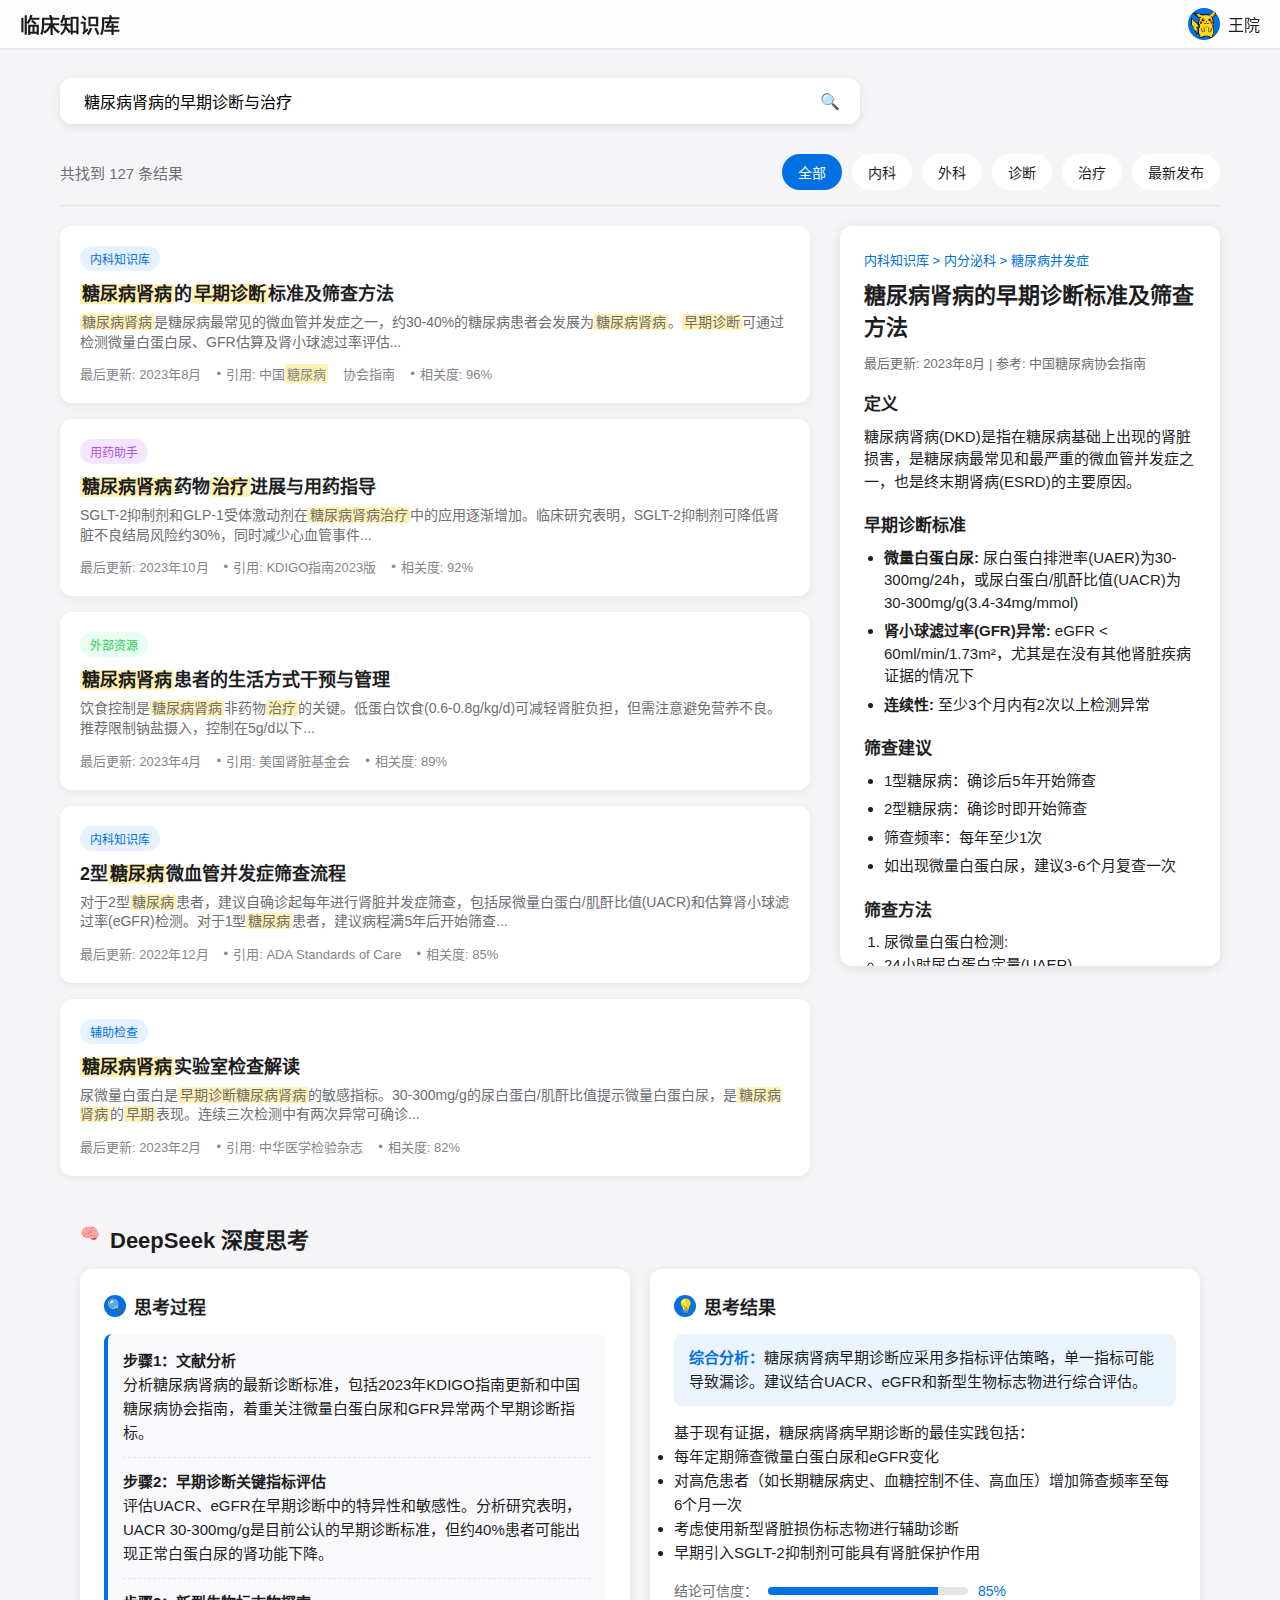
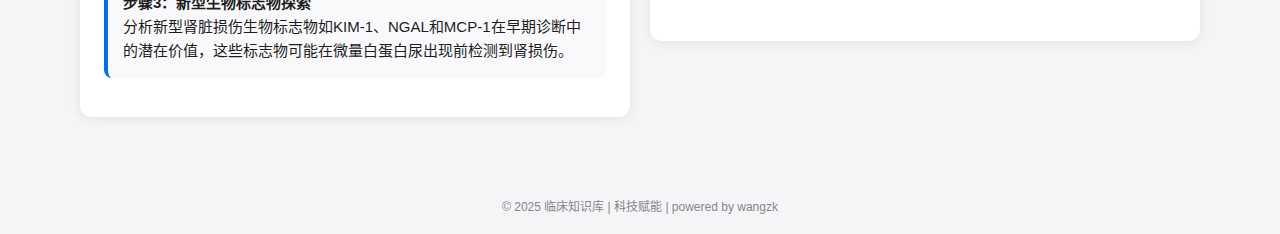
<file: search_results.html>
<!DOCTYPE html>
<html lang="zh-CN">
<head>
    <meta charset="UTF-8">
    <meta name="viewport" content="width=device-width, initial-scale=1.0">
    <title>搜索结果 - 临床知识库</title>
    <style>
        /* 全局样式 */
        * {
            margin: 0;
            padding: 0;
            box-sizing: border-box;
            font-family: -apple-system, BlinkMacSystemFont, 'Segoe UI', Roboto, Helvetica, Arial, sans-serif;
        }

        body {
            background-color: #f5f5f7;
            color: #1d1d1f;
        }

        /* 导航栏样式 */
        .nav-bar {
            background-color: rgba(255, 255, 255, 0.8);
            backdrop-filter: blur(20px);
            position: fixed;
            top: 0;
            left: 0;
            width: 100%;
            height: 48px;
            display: flex;
            justify-content: space-between;
            align-items: center;
            padding: 0 20px;
            box-shadow: 0 1px 3px rgba(0, 0, 0, 0.1);
            z-index: 100;
        }

        .logo {
            font-weight: 600;
            font-size: 20px;
            cursor: pointer;
        }

        .user-info {
            display: flex;
            align-items: center;
        }

        .user-avatar {
            width: 32px;
            height: 32px;
            border-radius: 50%;
            background-color: #0071e3;
            color: white;
            display: flex;
            align-items: center;
            justify-content: center;
            margin-right: 8px;
            font-weight: 500;
        }

        .username {
            font-weight: 500;
        }

        /* 主内容样式 */
        .container {
            max-width: 1200px;
            margin: 68px auto 40px;
            padding: 0 20px;
        }

        /* 搜索框样式 */
        .search-container {
            margin-bottom: 20px;
            position: sticky;
            top: 58px;
            z-index: 90;
            background-color: #f5f5f7;
            padding: 10px 0;
        }

        .search-box {
            position: relative;
            width: 100%;
            max-width: 800px;
        }

        .search-input {
            width: 100%;
            padding: 14px 24px;
            font-size: 16px;
            border-radius: 12px;
            border: none;
            background-color: white;
            box-shadow: 0 2px 8px rgba(0, 0, 0, 0.1);
            outline: none;
        }

        .search-input:focus {
            box-shadow: 0 0 0 4px rgba(0, 125, 250, 0.2);
        }

        .search-icon {
            position: absolute;
            right: 20px;
            top: 50%;
            transform: translateY(-50%);
            color: #86868b;
        }

        /* 筛选器样式 */
        .filter-bar {
            display: flex;
            align-items: center;
            justify-content: space-between;
            margin-bottom: 20px;
            padding-bottom: 15px;
            border-bottom: 1px solid #e5e5e5;
        }

        .results-count {
            font-size: 15px;
            color: #6e6e73;
        }

        .filter-options {
            display: flex;
            gap: 10px;
        }

        .filter-button {
            padding: 8px 16px;
            background-color: white;
            border: none;
            border-radius: 20px;
            font-size: 14px;
            font-weight: 500;
            color: #1d1d1f;
            cursor: pointer;
            transition: background-color 0.2s;
        }

        .filter-button.active {
            background-color: #0071e3;
            color: white;
        }

        .filter-button:hover:not(.active) {
            background-color: #f2f2f2;
        }

        /* 搜索结果样式 */
        .search-results {
            display: flex;
            gap: 30px;
        }

        .results-list {
            flex: 1;
        }

        .result-card {
            background-color: white;
            border-radius: 12px;
            margin-bottom: 16px;
            padding: 20px;
            box-shadow: 0 2px 8px rgba(0, 0, 0, 0.06);
            cursor: pointer;
            transition: transform 0.2s, box-shadow 0.2s;
        }

        .result-card:hover {
            transform: translateY(-2px);
            box-shadow: 0 4px 12px rgba(0, 0, 0, 0.1);
        }

        .result-source {
            display: inline-block;
            padding: 4px 10px;
            background-color: #f2f2f2;
            border-radius: 100px;
            font-size: 12px;
            font-weight: 500;
            margin-bottom: 8px;
        }

        .source-internal { color: #0071e3; background-color: #e6f2ff; }
        .source-external { color: #34c759; background-color: #e6fff0; }
        .source-pediatric { color: #ff9500; background-color: #fff8e6; }
        .source-surgery { color: #5ac8fa; background-color: #e6f9ff; }
        .source-medicine { color: #af52de; background-color: #f5e6ff; }

        .result-title {
            font-size: 18px;
            font-weight: 600;
            margin-bottom: 8px;
            color: #1d1d1f;
        }

        .result-snippet {
            font-size: 14px;
            color: #6e6e73;
            margin-bottom: 12px;
            line-height: 1.4;
        }

        .result-meta {
            display: flex;
            font-size: 13px;
            color: #86868b;
        }

        .result-meta span {
            margin-right: 15px;
            display: flex;
            align-items: center;
        }

        .result-meta span::before {
            content: "•";
            margin-right: 5px;
        }

        .result-meta span:first-child::before {
            content: none;
        }

        /* 知识详情样式 */
        .knowledge-detail {
            width: 380px;
            background-color: white;
            border-radius: 12px;
            padding: 24px;
            box-shadow: 0 2px 12px rgba(0, 0, 0, 0.1);
            position: sticky;
            top: 140px;
            max-height: calc(100vh - 160px);
            overflow-y: auto;
        }

        .detail-header {
            margin-bottom: 20px;
        }

        .detail-category {
            font-size: 13px;
            color: #0071e3;
            margin-bottom: 8px;
            font-weight: 500;
        }

        .detail-title {
            font-size: 22px;
            font-weight: 600;
            margin-bottom: 12px;
        }

        .detail-meta {
            font-size: 13px;
            color: #6e6e73;
        }

        .detail-content {
            font-size: 15px;
            line-height: 1.5;
            color: #1d1d1f;
        }

        .detail-section {
            margin-bottom: 20px;
        }

        .detail-section-title {
            font-size: 17px;
            font-weight: 600;
            margin-bottom: 8px;
            color: #1d1d1f;
        }

        .detail-list {
            padding-left: 20px;
            margin-bottom: 15px;
        }

        .detail-list li {
            margin-bottom: 6px;
        }

        .related-topics {
            margin-top: 30px;
        }

        .related-title {
            font-size: 16px;
            font-weight: 600;
            margin-bottom: 10px;
            color: #1d1d1f;
        }

        .topic-tags {
            display: flex;
            flex-wrap: wrap;
            gap: 8px;
        }

        .topic-tag {
            padding: 6px 12px;
            background-color: #f5f5f7;
            border-radius: 100px;
            font-size: 13px;
            color: #1d1d1f;
            cursor: pointer;
            transition: background-color 0.2s;
        }

        .topic-tag:hover {
            background-color: #e5e5e7;
        }

        /* 高亮匹配文本 */
        .highlight {
            background-color: rgba(255, 213, 0, 0.3);
            padding: 0 2px;
            border-radius: 2px;
        }

        /* 底部信息 */
        .footer {
            text-align: center;
            padding: 20px;
            color: #86868b;
            font-size: 12px;
            margin-top: 40px;
        }

        /* 响应式设计 */
        @media (max-width: 1000px) {
            .search-results {
                flex-direction: column;
            }

            .knowledge-detail {
                width: 100%;
                position: static;
                margin-top: 20px;
                margin-bottom: 20px;
                max-height: none;
            }
        }

        /* DeepSeek 深度思考模块样式 */
        .deepseek-container {
            max-width: 1200px;
            margin: 30px auto 40px;
            padding: 0 20px;
        }
        
        .deepseek-header {
            display: flex;
            align-items: center;
            margin-bottom: 15px;
        }
        
        .deepseek-logo {
            height: 28px;
            margin-right: 10px;
        }
        
        .deepseek-title {
            font-size: 22px;
            font-weight: 600;
            color: #1d1d1f;
        }
        
        .deepseek-card {
            background-color: white;
            border-radius: 12px;
            padding: 24px;
            box-shadow: 0 2px 12px rgba(0, 0, 0, 0.08);
            margin-bottom: 20px;
        }
        
        .deepseek-section-title {
            font-size: 18px;
            font-weight: 600;
            margin-bottom: 15px;
            color: #1d1d1f;
            display: flex;
            align-items: center;
        }
        
        .deepseek-icon {
            width: 22px;
            height: 22px;
            margin-right: 8px;
            display: flex;
            align-items: center;
            justify-content: center;
            background-color: #0071e3;
            color: white;
            border-radius: 50%;
            font-size: 14px;
        }
        
        .deepseek-content {
            font-size: 15px;
            line-height: 1.6;
            color: #1d1d1f;
        }
        
        .thinking-process {
            background-color: #f9f9fb;
            border-radius: 8px;
            padding: 15px;
            margin-bottom: 15px;
            border-left: 4px solid #0071e3;
        }
        
        .thinking-step {
            margin-bottom: 12px;
            padding-bottom: 12px;
            border-bottom: 1px dashed #e5e5e7;
        }
        
        .thinking-step:last-child {
            border-bottom: none;
            margin-bottom: 0;
            padding-bottom: 0;
        }
        
        .result-highlight {
            background-color: rgba(0, 113, 227, 0.08);
            border-radius: 8px;
            padding: 12px 15px;
            margin-bottom: 15px;
        }
        
        .result-highlight strong {
            color: #0071e3;
        }
        
        .confidence-meter {
            display: flex;
            align-items: center;
            margin: 15px 0;
        }
        
        .confidence-label {
            font-size: 14px;
            font-weight: 500;
            margin-right: 10px;
            color: #6e6e73;
        }
        
        .confidence-bar {
            height: 8px;
            width: 200px;
            background-color: #e5e5e7;
            border-radius: 4px;
            overflow: hidden;
        }
        
        .confidence-level {
            height: 100%;
            width: 85%;
            background-color: #0071e3;
        }
        
        .confidence-value {
            font-size: 14px;
            font-weight: 500;
            margin-left: 10px;
            color: #0071e3;
        }
        
        @media (max-width: 1000px) {
            .deepseek-flex {
                flex-direction: column;
            }
        }
        
        .deepseek-flex {
            display: flex;
            gap: 20px;
        }
        
        .deepseek-col {
            flex: 1;
        }
    </style>
</head>
<body>
    <!-- 导航栏 -->
    <div class="nav-bar">
        <div class="logo" onclick="window.location.href='main.html'">临床知识库</div>
        <div class="user-info" style="cursor: pointer;" onclick="window.location.href='user_profile.html'">
            <img src="./皮卡丘像素.png" class="user-avatar" alt="用户头像">
            <div class="username">王院</div>
        </div>
    </div>

    <!-- 主内容区域 -->
    <div class="container">
        <!-- 搜索区域 -->
        <div class="search-container">
            <div class="search-box">
                <input type="text" class="search-input" value="糖尿病肾病的早期诊断与治疗">
                <span class="search-icon">🔍</span>
            </div>
        </div>

        <!-- 筛选区域 -->
        <div class="filter-bar">
            <div class="results-count">共找到 127 条结果</div>
            <div class="filter-options">
                <button class="filter-button active">全部</button>
                <button class="filter-button">内科</button>
                <button class="filter-button">外科</button>
                <button class="filter-button">诊断</button>
                <button class="filter-button">治疗</button>
                <button class="filter-button">最新发布</button>
            </div>
        </div>

        <!-- 搜索结果 -->
        <div class="search-results">
            <!-- 结果列表 -->
            <div class="results-list">
                <!-- 结果项 1 -->
                <div class="result-card">
                    <span class="result-source source-internal">内科知识库</span>
                    <h3 class="result-title"><span class="highlight">糖尿病肾病</span>的<span class="highlight">早期诊断</span>标准及筛查方法</h3>
                    <p class="result-snippet"><span class="highlight">糖尿病肾病</span>是糖尿病最常见的微血管并发症之一，约30-40%的糖尿病患者会发展为<span class="highlight">糖尿病肾病</span>。<span class="highlight">早期诊断</span>可通过检测微量白蛋白尿、GFR估算及肾小球滤过率评估...</p>
                    <div class="result-meta">
                        <span>最后更新: 2023年8月</span>
                        <span>引用: 中国<span class="highlight">糖尿病</span>协会指南</span>
                        <span>相关度: 96%</span>
                    </div>
                </div>

                <!-- 结果项 2 -->
                <div class="result-card">
                    <span class="result-source source-medicine">用药助手</span>
                    <h3 class="result-title"><span class="highlight">糖尿病肾病</span>药物<span class="highlight">治疗</span>进展与用药指导</h3>
                    <p class="result-snippet">SGLT-2抑制剂和GLP-1受体激动剂在<span class="highlight">糖尿病肾病治疗</span>中的应用逐渐增加。临床研究表明，SGLT-2抑制剂可降低肾脏不良结局风险约30%，同时减少心血管事件...</p>
                    <div class="result-meta">
                        <span>最后更新: 2023年10月</span>
                        <span>引用: KDIGO指南2023版</span>
                        <span>相关度: 92%</span>
                    </div>
                </div>

                <!-- 结果项 3 -->
                <div class="result-card">
                    <span class="result-source source-external">外部资源</span>
                    <h3 class="result-title"><span class="highlight">糖尿病肾病</span>患者的生活方式干预与管理</h3>
                    <p class="result-snippet">饮食控制是<span class="highlight">糖尿病肾病</span>非药物<span class="highlight">治疗</span>的关键。低蛋白饮食(0.6-0.8g/kg/d)可减轻肾脏负担，但需注意避免营养不良。推荐限制钠盐摄入，控制在5g/d以下...</p>
                    <div class="result-meta">
                        <span>最后更新: 2023年4月</span>
                        <span>引用: 美国肾脏基金会</span>
                        <span>相关度: 89%</span>
                    </div>
                </div>

                <!-- 结果项 4 -->
                <div class="result-card">
                    <span class="result-source source-internal">内科知识库</span>
                    <h3 class="result-title">2型<span class="highlight">糖尿病</span>微血管并发症筛查流程</h3>
                    <p class="result-snippet">对于2型<span class="highlight">糖尿病</span>患者，建议自确诊起每年进行肾脏并发症筛查，包括尿微量白蛋白/肌酐比值(UACR)和估算肾小球滤过率(eGFR)检测。对于1型<span class="highlight">糖尿病</span>患者，建议病程满5年后开始筛查...</p>
                    <div class="result-meta">
                        <span>最后更新: 2022年12月</span>
                        <span>引用: ADA Standards of Care</span>
                        <span>相关度: 85%</span>
                    </div>
                </div>

                <!-- 结果项 5 -->
                <div class="result-card">
                    <span class="result-source source-internal">辅助检查</span>
                    <h3 class="result-title"><span class="highlight">糖尿病肾病</span>实验室检查解读</h3>
                    <p class="result-snippet">尿微量白蛋白是<span class="highlight">早期诊断糖尿病肾病</span>的敏感指标。30-300mg/g的尿白蛋白/肌酐比值提示微量白蛋白尿，是<span class="highlight">糖尿病肾病</span>的<span class="highlight">早期</span>表现。连续三次检测中有两次异常可确诊...</p>
                    <div class="result-meta">
                        <span>最后更新: 2023年2月</span>
                        <span>引用: 中华医学检验杂志</span>
                        <span>相关度: 82%</span>
                    </div>
                </div>
            </div>

            <!-- 知识详情 -->
            <div class="knowledge-detail">
                <div class="detail-header">
                    <div class="detail-category">内科知识库 > 内分泌科 > 糖尿病并发症</div>
                    <h2 class="detail-title">糖尿病肾病的早期诊断标准及筛查方法</h2>
                    <div class="detail-meta">最后更新: 2023年8月 | 参考: 中国糖尿病协会指南</div>
                </div>
                
                <div class="detail-content">
                    <div class="detail-section">
                        <h3 class="detail-section-title">定义</h3>
                        <p>糖尿病肾病(DKD)是指在糖尿病基础上出现的肾脏损害，是糖尿病最常见和最严重的微血管并发症之一，也是终末期肾病(ESRD)的主要原因。</p>
                    </div>

                    <div class="detail-section">
                        <h3 class="detail-section-title">早期诊断标准</h3>
                        <ul class="detail-list">
                            <li><strong>微量白蛋白尿:</strong> 尿白蛋白排泄率(UAER)为30-300mg/24h，或尿白蛋白/肌酐比值(UACR)为30-300mg/g(3.4-34mg/mmol)</li>
                            <li><strong>肾小球滤过率(GFR)异常:</strong> eGFR &lt; 60ml/min/1.73m²，尤其是在没有其他肾脏疾病证据的情况下</li>
                            <li><strong>连续性:</strong> 至少3个月内有2次以上检测异常</li>
                        </ul>
                    </div>

                    <div class="detail-section">
                        <h3 class="detail-section-title">筛查建议</h3>
                        <ul class="detail-list">
                            <li>1型糖尿病：确诊后5年开始筛查</li>
                            <li>2型糖尿病：确诊时即开始筛查</li>
                            <li>筛查频率：每年至少1次</li>
                            <li>如出现微量白蛋白尿，建议3-6个月复查一次</li>
                        </ul>
                    </div>

                    <div class="detail-section">
                        <h3 class="detail-section-title">筛查方法</h3>
                        <ol class="detail-list">
                            <li>尿微量白蛋白检测:
                                <ul>
                                    <li>24小时尿白蛋白定量(UAER)</li>
                                    <li>尿白蛋白/肌酐比值(UACR)</li>
                                    <li>晨尿白蛋白浓度测定</li>
                                </ul>
                            </li>
                            <li>肾小球滤过率评估:
                                <ul>
                                    <li>CKD-EPI公式计算</li>
                                    <li>MDRD公式计算</li>
                                </ul>
                            </li>
                            <li>血清肌酐、尿素氮、电解质检测</li>
                        </ol>
                    </div>

                    <div class="detail-section">
                        <h3 class="detail-section-title">注意事项</h3>
                        <p>以下情况可能影响尿微量白蛋白检测结果:</p>
                        <ul class="detail-list">
                            <li>剧烈运动</li>
                            <li>急性感染</li>
                            <li>发热</li>
                            <li>心力衰竭</li>
                            <li>严重高血糖</li>
                            <li>未控制的高血压</li>
                            <li>尿路感染</li>
                        </ul>
                    </div>
                </div>

                <div class="related-topics">
                    <h4 class="related-title">相关主题</h4>
                    <div class="topic-tags">
                        <span class="topic-tag">糖尿病肾病分期</span>
                        <span class="topic-tag">SGLT-2抑制剂</span>
                        <span class="topic-tag">微量白蛋白尿</span>
                        <span class="topic-tag">肾脏保护策略</span>
                        <span class="topic-tag">CKD-EPI公式</span>
                    </div>
                </div>
            </div>
        </div>

        <!-- DeepSeek 深度思考模块 -->
        <div class="deepseek-container">
            <div class="deepseek-header">
                <div class="deepseek-logo">🧠</div>
                <h2 class="deepseek-title">DeepSeek 深度思考</h2>
            </div>
            
            <div class="deepseek-flex">
                <div class="deepseek-col">
                    <div class="deepseek-card">
                        <div class="deepseek-section-title">
                            <span class="deepseek-icon">🔍</span>思考过程
                        </div>
                        <div class="deepseek-content">
                            <div class="thinking-process">
                                <div class="thinking-step">
                                    <strong>步骤1：文献分析</strong>
                                    <p>分析糖尿病肾病的最新诊断标准，包括2023年KDIGO指南更新和中国糖尿病协会指南，着重关注微量白蛋白尿和GFR异常两个早期诊断指标。</p>
                                </div>
                                <div class="thinking-step">
                                    <strong>步骤2：早期诊断关键指标评估</strong>
                                    <p>评估UACR、eGFR在早期诊断中的特异性和敏感性。分析研究表明，UACR 30-300mg/g是目前公认的早期诊断标准，但约40%患者可能出现正常白蛋白尿的肾功能下降。</p>
                                </div>
                                <div class="thinking-step">
                                    <strong>步骤3：新型生物标志物探索</strong>
                                    <p>分析新型肾脏损伤生物标志物如KIM-1、NGAL和MCP-1在早期诊断中的潜在价值，这些标志物可能在微量白蛋白尿出现前检测到肾损伤。</p>
                                </div>
                            </div>
                        </div>
                    </div>
                </div>
                
                <div class="deepseek-col">
                    <div class="deepseek-card">
                        <div class="deepseek-section-title">
                            <span class="deepseek-icon">💡</span>思考结果
                        </div>
                        <div class="deepseek-content">
                            <div class="result-highlight">
                                <strong>综合分析：</strong>糖尿病肾病早期诊断应采用多指标评估策略，单一指标可能导致漏诊。建议结合UACR、eGFR和新型生物标志物进行综合评估。
                            </div>
                            
                            <p>基于现有证据，糖尿病肾病早期诊断的最佳实践包括：</p>
                            <ul>
                                <li>每年定期筛查微量白蛋白尿和eGFR变化</li>
                                <li>对高危患者（如长期糖尿病史、血糖控制不佳、高血压）增加筛查频率至每6个月一次</li>
                                <li>考虑使用新型肾脏损伤标志物进行辅助诊断</li>
                                <li>早期引入SGLT-2抑制剂可能具有肾脏保护作用</li>
                            </ul>
                            
                            <div class="confidence-meter">
                                <span class="confidence-label">结论可信度：</span>
                                <div class="confidence-bar">
                                    <div class="confidence-level"></div>
                                </div>
                                <span class="confidence-value">85%</span>
                            </div>
                        </div>
                    </div>
                </div>
            </div>
        </div>
    </div>

    <!-- 底部信息 -->
    <div class="footer">
        © 2025 临床知识库 | 科技赋能 | powered by wangzk 
    </div>
</body>
</html>
</file>
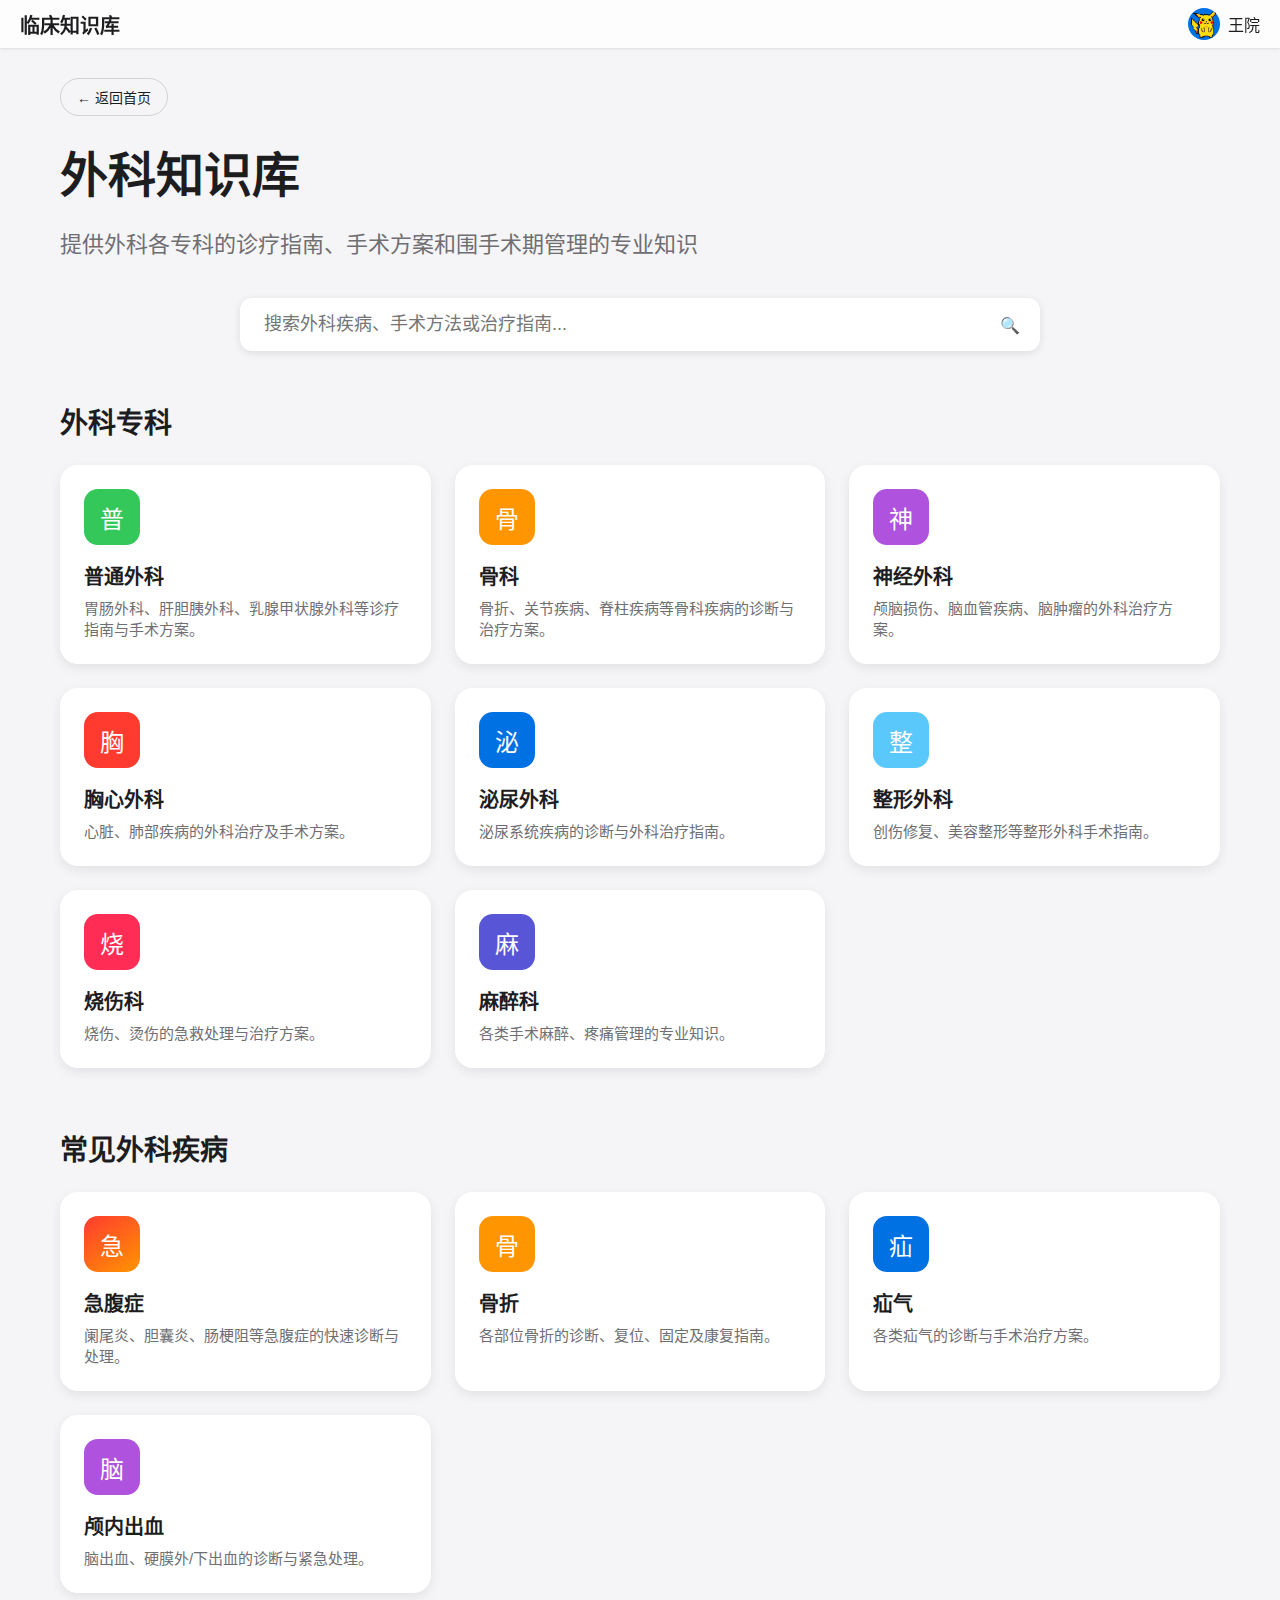
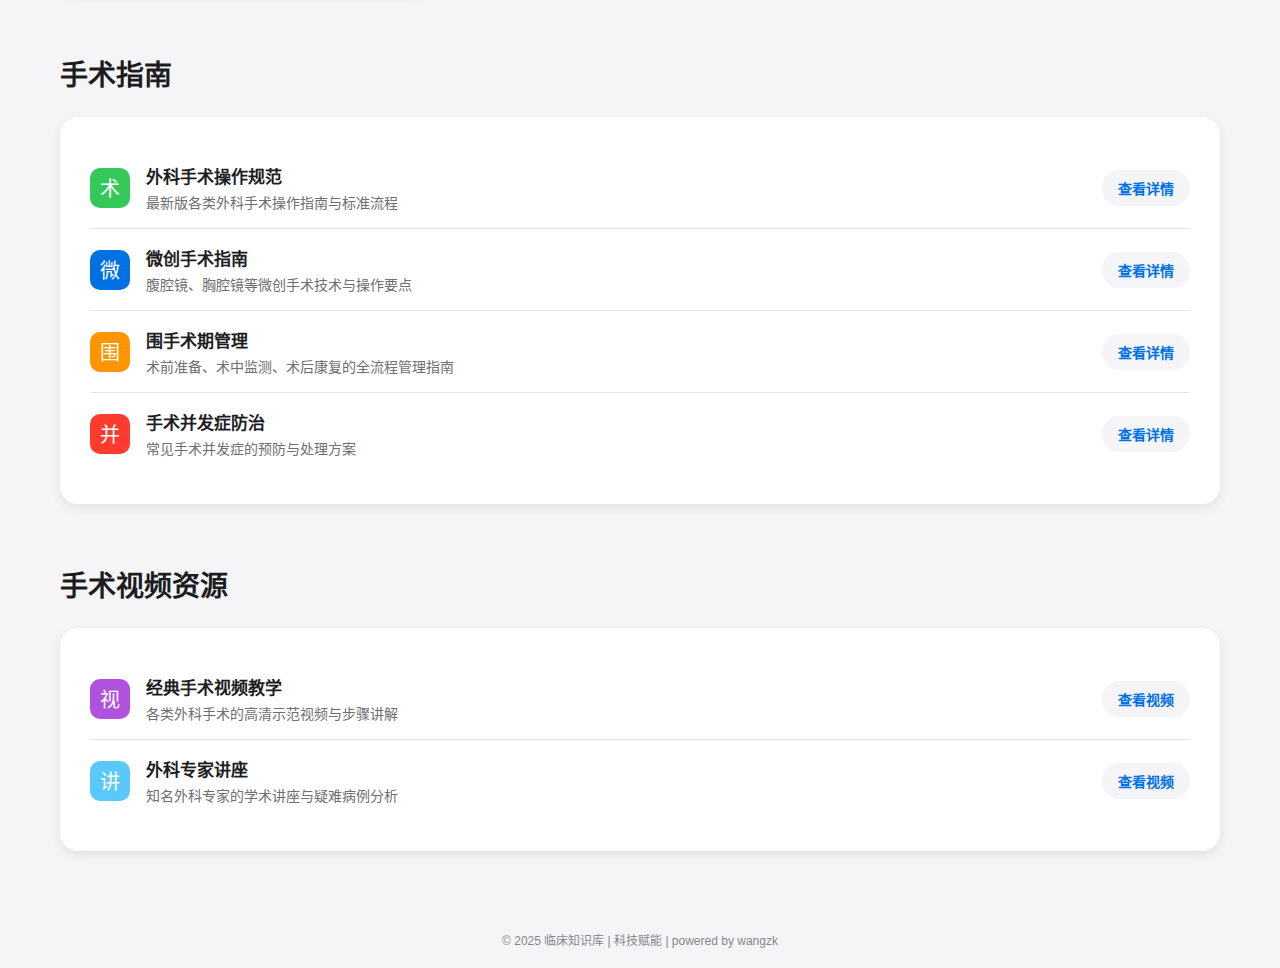
<file: surgery_library.html>
<!DOCTYPE html>
<html lang="zh-CN">
<head>
    <meta charset="UTF-8">
    <meta name="viewport" content="width=device-width, initial-scale=1.0">
    <title>外科知识库 - 临床知识库</title>
    <style>
        /* 全局样式 */
        * {
            margin: 0;
            padding: 0;
            box-sizing: border-box;
            font-family: -apple-system, BlinkMacSystemFont, 'Segoe UI', Roboto, Helvetica, Arial, sans-serif;
        }

        body {
            background-color: #f5f5f7;
            color: #1d1d1f;
        }

        /* 导航栏样式 */
        .nav-bar {
            background-color: rgba(255, 255, 255, 0.8);
            backdrop-filter: blur(20px);
            position: fixed;
            top: 0;
            left: 0;
            width: 100%;
            height: 48px;
            display: flex;
            justify-content: space-between;
            align-items: center;
            padding: 0 20px;
            box-shadow: 0 1px 3px rgba(0, 0, 0, 0.1);
            z-index: 100;
        }

        .logo {
            font-weight: 600;
            font-size: 20px;
        }

        .user-info {
            display: flex;
            align-items: center;
        }

        .user-avatar {
            width: 32px;
            height: 32px;
            border-radius: 50%;
            background-color: #0071e3;
            color: white;
            display: flex;
            align-items: center;
            justify-content: center;
            margin-right: 8px;
            font-weight: 500;
        }

        .username {
            font-weight: 500;
        }

        /* 返回按钮 */
        .back-button {
            display: inline-flex;
            align-items: center;
            padding: 8px 16px;
            background-color: #f5f5f7;
            border: 1px solid #d2d2d7;
            border-radius: 20px;
            font-size: 14px;
            color: #1d1d1f;
            margin-bottom: 20px;
            cursor: pointer;
            transition: background-color 0.2s;
        }

        .back-button:hover {
            background-color: #e8e8ed;
        }


        /* 主内容样式 */
        .container {
            max-width: 1200px;
            margin: 78px auto 40px;
            padding: 0 20px;
        }

        .page-title {
            font-size: 48px;
            font-weight: 700;
            margin-bottom: 20px;
            display: flex;
            align-items: center;
        }
        
        .title-icon {
            width: 60px;
            height: 60px;
            border-radius: 15px;
            display: flex;
            align-items: center;
            justify-content: center;
            margin-right: 20px;
            font-size: 36px;
            font-weight: bold;
            color: white;
        }

        .subtitle {
            font-size: 22px;
            font-weight: 400;
            color: #6e6e73;
            margin-bottom: 40px;
        }

        /* 搜索框样式 */
        .search-container {
            margin-bottom: 50px;
        }

        .search-box {
            position: relative;
            width: 100%;
            max-width: 800px;
            margin: 0 auto;
        }

        .search-input {
            width: 100%;
            padding: 16px 24px;
            font-size: 18px;
            border-radius: 12px;
            border: none;
            background-color: white;
            box-shadow: 0 2px 8px rgba(0, 0, 0, 0.1);
            outline: none;
        }

        .search-input:focus {
            box-shadow: 0 0 0 4px rgba(0, 125, 250, 0.2);
        }

        .search-icon {
            position: absolute;
            right: 20px;
            top: 50%;
            transform: translateY(-50%);
            color: #86868b;
        }

        /* 分类标题 */
        .section-title {
            font-size: 28px;
            font-weight: 700;
            margin-bottom: 24px;
        }

        /* 知识库卡片样式 */
        .cards-grid {
            display: grid;
            grid-template-columns: repeat(auto-fill, minmax(280px, 1fr));
            gap: 24px;
            margin-bottom: 60px;
        }

        .card {
            background-color: white;
            border-radius: 18px;
            padding: 24px;
            box-shadow: 0 4px 12px rgba(0, 0, 0, 0.08);
            transition: transform 0.3s, box-shadow 0.3s;
            cursor: pointer;
        }

        .card:hover {
            transform: translateY(-5px);
            box-shadow: 0 8px 24px rgba(0, 0, 0, 0.12);
        }

        .card-icon {
            width: 56px;
            height: 56px;
            border-radius: 14px;
            display: flex;
            align-items: center;
            justify-content: center;
            margin-bottom: 16px;
            font-size: 24px;
            color: white;
        }

        .card-title {
            font-size: 20px;
            font-weight: 600;
            margin-bottom: 8px;
        }

        .card-description {
            color: #6e6e73;
            font-size: 15px;
            line-height: 1.4;
        }

        /* 资源列表 */
        .resource-list {
            background-color: white;
            border-radius: 18px;
            padding: 30px;
            box-shadow: 0 4px 12px rgba(0, 0, 0, 0.08);
            margin-bottom: 60px;
        }

        .resource-item {
            display: flex;
            align-items: center;
            padding: 16px 0;
            border-bottom: 1px solid #e5e5e5;
        }

        .resource-item:last-child {
            border-bottom: none;
        }

        .resource-icon {
            width: 40px;
            height: 40px;
            border-radius: 10px;
            display: flex;
            align-items: center;
            justify-content: center;
            margin-right: 16px;
            font-size: 20px;
            color: white;
        }

        .resource-info {
            flex: 1;
        }

        .resource-title {
            font-size: 17px;
            font-weight: 600;
            margin-bottom: 4px;
        }

        .resource-description {
            color: #6e6e73;
            font-size: 14px;
        }

        .resource-button {
            background-color: #f5f5f7;
            color: #0071e3;
            border: none;
            border-radius: 100px;
            padding: 8px 16px;
            font-size: 14px;
            font-weight: 600;
            cursor: pointer;
            transition: background-color 0.2s;
        }

        .resource-button:hover {
            background-color: #e5e5ea;
        }

        /* 底部信息 */
        .footer {
            text-align: center;
            padding: 20px;
            color: #86868b;
            font-size: 12px;
        }

        /* 颜色定义 */
        .bg-blue { background-color: #0071e3; }
        .bg-green { background-color: #34c759; }
        .bg-orange { background-color: #ff9500; }
        .bg-red { background-color: #ff3b30; }
        .bg-purple { background-color: #af52de; }
        .bg-teal { background-color: #5ac8fa; }
        .bg-pink { background-color: #ff2d55; }
        .bg-indigo { background-color: #5856d6; }
        .bg-brown { background-color: #a2845e; }
        .bg-gray { background-color: #8e8e93; }
    </style>
</head>
<body>
    <!-- 导航栏 -->
    <div class="nav-bar">
        <div class="logo" onclick="window.location.href='main.html'">临床知识库</div>
        <div class="user-info" style="cursor: pointer;" onclick="window.location.href='user_profile.html'">
            <img src="./皮卡丘像素.png" class="user-avatar" alt="用户头像">
            <div class="username">王院</div>
        </div>
    </div>

    <!-- 主内容区域 -->
    <div class="container">
        <!-- 返回按钮 -->
        <div class="back-button" onclick="window.location.href='main.html'">
            ← 返回首页
        </div>
        
        <!-- 页面标题 -->
        <div class="page-title">
            外科知识库
        </div>
        <p class="subtitle">提供外科各专科的诊疗指南、手术方案和围手术期管理的专业知识</p>

        <!-- 搜索区域 -->
        <div class="search-container">
            <div class="search-box">
                <input type="text" class="search-input" placeholder="搜索外科疾病、手术方法或治疗指南...">
                <div class="search-icon">🔍</div>
            </div>
        </div>

        <!-- 外科专科分类 -->
        <h2 class="section-title">外科专科</h2>
        <div class="cards-grid">
            <div class="card">
                <div class="card-icon bg-green">普</div>
                <h3 class="card-title">普通外科</h3>
                <p class="card-description">胃肠外科、肝胆胰外科、乳腺甲状腺外科等诊疗指南与手术方案。</p>
            </div>
            <div class="card">
                <div class="card-icon bg-orange">骨</div>
                <h3 class="card-title">骨科</h3>
                <p class="card-description">骨折、关节疾病、脊柱疾病等骨科疾病的诊断与治疗方案。</p>
            </div>
            <div class="card">
                <div class="card-icon bg-purple">神</div>
                <h3 class="card-title">神经外科</h3>
                <p class="card-description">颅脑损伤、脑血管疾病、脑肿瘤的外科治疗方案。</p>
            </div>
            <div class="card">
                <div class="card-icon bg-red">胸</div>
                <h3 class="card-title">胸心外科</h3>
                <p class="card-description">心脏、肺部疾病的外科治疗及手术方案。</p>
            </div>
            <div class="card">
                <div class="card-icon bg-blue">泌</div>
                <h3 class="card-title">泌尿外科</h3>
                <p class="card-description">泌尿系统疾病的诊断与外科治疗指南。</p>
            </div>
            <div class="card">
                <div class="card-icon bg-teal">整</div>
                <h3 class="card-title">整形外科</h3>
                <p class="card-description">创伤修复、美容整形等整形外科手术指南。</p>
            </div>
            <div class="card">
                <div class="card-icon bg-pink">烧</div>
                <h3 class="card-title">烧伤科</h3>
                <p class="card-description">烧伤、烫伤的急救处理与治疗方案。</p>
            </div>
            <div class="card">
                <div class="card-icon bg-indigo">麻</div>
                <h3 class="card-title">麻醉科</h3>
                <p class="card-description">各类手术麻醉、疼痛管理的专业知识。</p>
            </div>
        </div>

        <!-- 外科常见疾病 -->
        <h2 class="section-title">常见外科疾病</h2>
        <div class="cards-grid">
            <div class="card">
                <div class="card-icon" style="background: linear-gradient(145deg, #ff3b30, #ff9500);">急</div>
                <h3 class="card-title">急腹症</h3>
                <p class="card-description">阑尾炎、胆囊炎、肠梗阻等急腹症的快速诊断与处理。</p>
            </div>
            <div class="card">
                <div class="card-icon bg-orange">骨</div>
                <h3 class="card-title">骨折</h3>
                <p class="card-description">各部位骨折的诊断、复位、固定及康复指南。</p>
            </div>
            <div class="card">
                <div class="card-icon bg-blue">疝</div>
                <h3 class="card-title">疝气</h3>
                <p class="card-description">各类疝气的诊断与手术治疗方案。</p>
            </div>
            <div class="card">
                <div class="card-icon bg-purple">脑</div>
                <h3 class="card-title">颅内出血</h3>
                <p class="card-description">脑出血、硬膜外/下出血的诊断与紧急处理。</p>
            </div>
        </div>
        
        <!-- 手术指南 -->
        <h2 class="section-title">手术指南</h2>
        <div class="resource-list">
            <div class="resource-item">
                <div class="resource-icon bg-green">术</div>
                <div class="resource-info">
                    <div class="resource-title">外科手术操作规范</div>
                    <div class="resource-description">最新版各类外科手术操作指南与标准流程</div>
                </div>
                <button class="resource-button">查看详情</button>
            </div>
            <div class="resource-item">
                <div class="resource-icon bg-blue">微</div>
                <div class="resource-info">
                    <div class="resource-title">微创手术指南</div>
                    <div class="resource-description">腹腔镜、胸腔镜等微创手术技术与操作要点</div>
                </div>
                <button class="resource-button">查看详情</button>
            </div>
            <div class="resource-item">
                <div class="resource-icon bg-orange">围</div>
                <div class="resource-info">
                    <div class="resource-title">围手术期管理</div>
                    <div class="resource-description">术前准备、术中监测、术后康复的全流程管理指南</div>
                </div>
                <button class="resource-button">查看详情</button>
            </div>
            <div class="resource-item">
                <div class="resource-icon bg-red">并</div>
                <div class="resource-info">
                    <div class="resource-title">手术并发症防治</div>
                    <div class="resource-description">常见手术并发症的预防与处理方案</div>
                </div>
                <button class="resource-button">查看详情</button>
            </div>
        </div>

        <!-- 外科视频资源 -->
        <h2 class="section-title">手术视频资源</h2>
        <div class="resource-list">
            <div class="resource-item">
                <div class="resource-icon bg-purple">视</div>
                <div class="resource-info">
                    <div class="resource-title">经典手术视频教学</div>
                    <div class="resource-description">各类外科手术的高清示范视频与步骤讲解</div>
                </div>
                <button class="resource-button">查看视频</button>
            </div>
            <div class="resource-item">
                <div class="resource-icon bg-teal">讲</div>
                <div class="resource-info">
                    <div class="resource-title">外科专家讲座</div>
                    <div class="resource-description">知名外科专家的学术讲座与疑难病例分析</div>
                </div>
                <button class="resource-button">查看视频</button>
            </div>
        </div>
    </div>

    <!-- 底部信息 -->
    <div class="footer">
        © 2025 临床知识库 | 科技赋能 | powered by wangzk 
    </div>
</body>
</html>
</file>
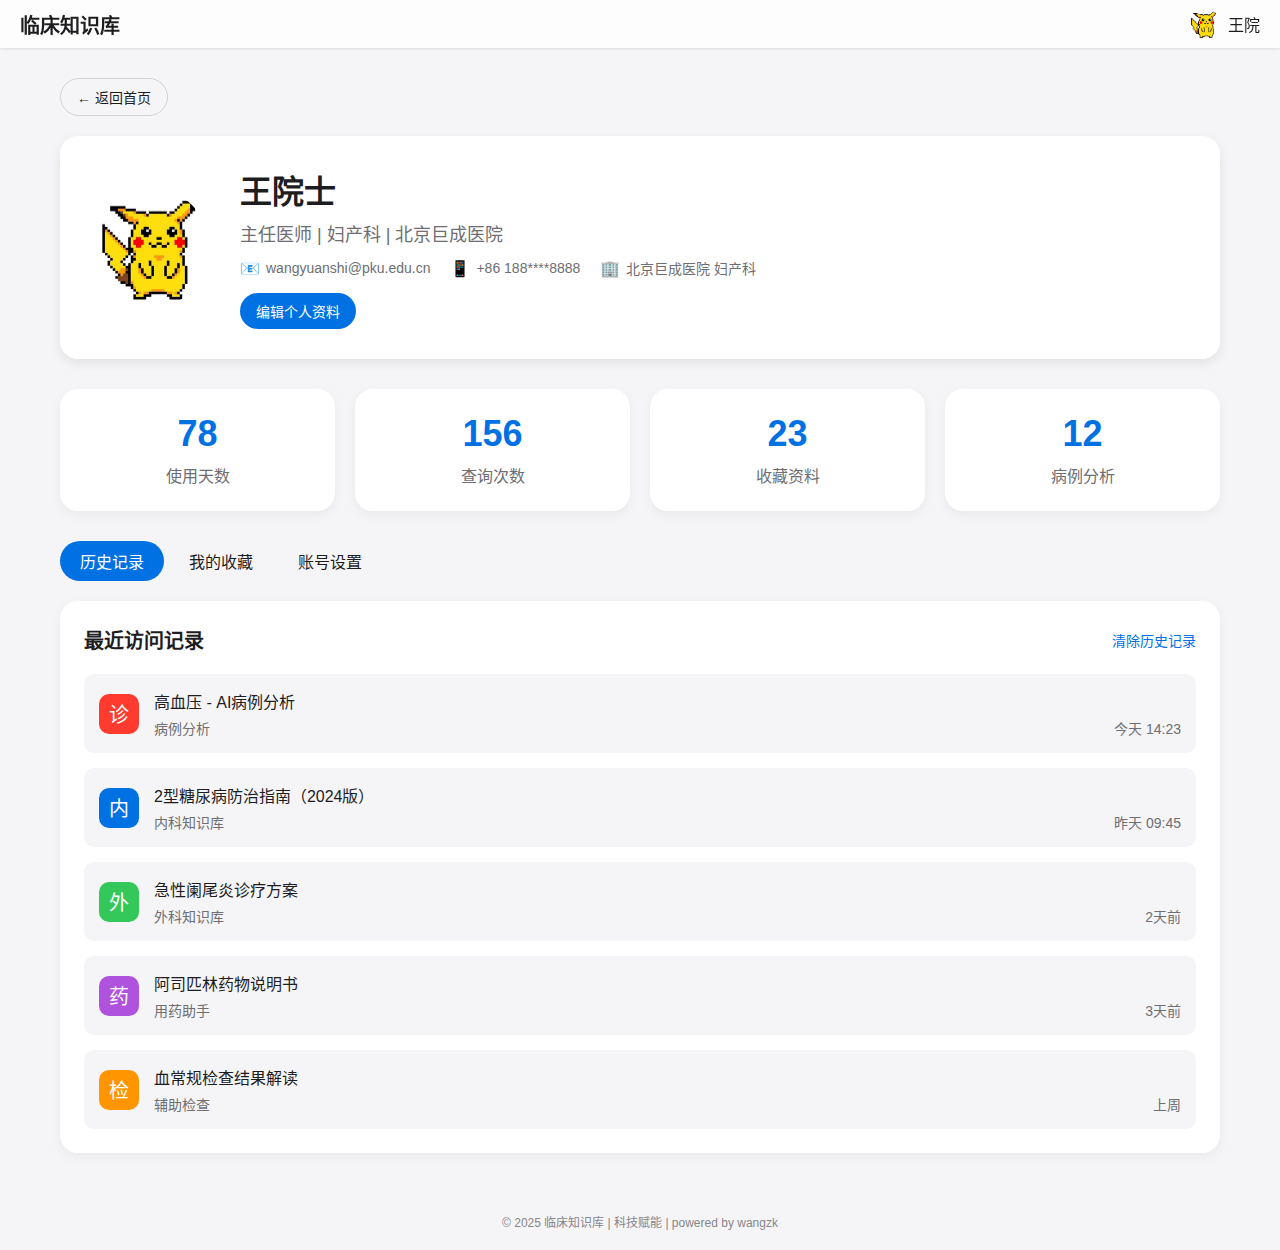
<file: user_profile.html>
<!DOCTYPE html>
<html lang="zh-CN">
<head>
    <meta charset="UTF-8">
    <meta name="viewport" content="width=device-width, initial-scale=1.0">
    <title>个人账户 - 临床知识库</title>
    <style>
        /* 全局样式 */
        * {
            margin: 0;
            padding: 0;
            box-sizing: border-box;
            font-family: -apple-system, BlinkMacSystemFont, 'Segoe UI', Roboto, Helvetica, Arial, sans-serif;
        }

        body {
            background-color: #f5f5f7;
            color: #1d1d1f;
        }

        /* 导航栏样式 */
        .nav-bar {
            background-color: rgba(255, 255, 255, 0.8);
            backdrop-filter: blur(20px);
            position: fixed;
            top: 0;
            left: 0;
            width: 100%;
            height: 48px;
            display: flex;
            justify-content: space-between;
            align-items: center;
            padding: 0 20px;
            box-shadow: 0 1px 3px rgba(0, 0, 0, 0.1);
            z-index: 100;
        }

        .logo {
            font-weight: 600;
            font-size: 20px;
            cursor: pointer;
        }

        .user-info {
            display: flex;
            align-items: center;
            cursor: pointer;
        }

        .user-avatar {
            width: 32px;
            height: 32px;
            border-radius: 50%;
            margin-right: 8px;
        }

        .username {
            font-weight: 500;
        }

        /* 返回按钮 */
        .back-button {
            display: inline-flex;
            align-items: center;
            padding: 8px 16px;
            background-color: #f5f5f7;
            border: 1px solid #d2d2d7;
            border-radius: 20px;
            font-size: 14px;
            color: #1d1d1f;
            margin-bottom: 20px;
            cursor: pointer;
            transition: background-color 0.2s;
        }

        .back-button:hover {
            background-color: #e8e8ed;
        }

        /* 主内容样式 */
        .container {
            max-width: 1200px;
            margin: 78px auto 40px;
            padding: 0 20px;
        }

        /* 个人信息卡片 */
        .profile-card {
            background-color: white;
            border-radius: 18px;
            padding: 30px;
            box-shadow: 0 4px 12px rgba(0, 0, 0, 0.08);
            margin-bottom: 30px;
            display: flex;
            align-items: center;
        }

        .profile-avatar {
            width: 120px;
            height: 120px;
            border-radius: 60px;
            margin-right: 30px;
            object-fit: cover;
        }

        .profile-info {
            flex: 1;
        }

        .profile-name {
            font-size: 32px;
            font-weight: 700;
            margin-bottom: 8px;
        }

        .profile-title {
            font-size: 18px;
            color: #6e6e73;
            margin-bottom: 12px;
        }

        .profile-details {
            display: flex;
            flex-wrap: wrap;
            gap: 20px;
            margin-bottom: 15px;
        }

        .profile-detail {
            display: flex;
            align-items: center;
        }

        .detail-icon {
            margin-right: 6px;
            color: #6e6e73;
            font-size: 16px;
        }

        .detail-text {
            color: #6e6e73;
            font-size: 14px;
        }

        .edit-profile-button {
            background-color: #0071e3;
            color: white;
            border: none;
            border-radius: 100px;
            padding: 8px 16px;
            font-size: 14px;
            font-weight: 500;
            cursor: pointer;
            transition: background-color 0.2s;
        }

        .edit-profile-button:hover {
            background-color: #0061c3;
        }

        /* 统计信息卡片 */
        .stats-container {
            display: grid;
            grid-template-columns: repeat(4, 1fr);
            gap: 20px;
            margin-bottom: 30px;
        }

        .stat-card {
            background-color: white;
            border-radius: 18px;
            padding: 24px;
            box-shadow: 0 4px 12px rgba(0, 0, 0, 0.05);
            text-align: center;
        }

        .stat-value {
            font-size: 36px;
            font-weight: 700;
            margin-bottom: 8px;
            color: #0071e3;
        }

        .stat-label {
            font-size: 16px;
            font-weight: 500;
            color: #6e6e73;
        }

        /* 标签页样式 */
        .tabs-container {
            margin-bottom: 30px;
        }

        .tabs {
            display: flex;
            gap: 5px;
            margin-bottom: 20px;
        }

        .tab {
            padding: 8px 20px;
            font-size: 16px;
            font-weight: 500;
            background-color: #f5f5f7;
            border-radius: 100px;
            cursor: pointer;
            transition: background-color 0.2s, color 0.2s;
        }

        .tab.active {
            background-color: #0071e3;
            color: white;
        }

        /* 历史记录样式 */
        .history-section, .favorites-section, .settings-section {
            background-color: white;
            border-radius: 18px;
            padding: 24px;
            box-shadow: 0 4px 12px rgba(0, 0, 0, 0.05);
            margin-bottom: 30px;
        }

        .section-title {
            font-size: 20px;
            font-weight: 600;
            margin-bottom: 20px;
            display: flex;
            justify-content: space-between;
            align-items: center;
        }

        .clear-history {
            font-size: 14px;
            color: #0071e3;
            cursor: pointer;
            background: none;
            border: none;
        }

        .history-list {
            display: flex;
            flex-direction: column;
            gap: 15px;
        }

        .history-item {
            padding: 15px;
            border-radius: 10px;
            background-color: #f5f5f7;
            display: flex;
            align-items: center;
            cursor: pointer;
            transition: background-color 0.2s;
        }

        .history-item:hover {
            background-color: #e8e8ed;
        }

        .history-icon {
            width: 40px;
            height: 40px;
            border-radius: 10px;
            display: flex;
            align-items: center;
            justify-content: center;
            margin-right: 15px;
            font-size: 20px;
            color: white;
        }

        .history-content {
            flex: 1;
        }

        .history-title {
            font-weight: 500;
            margin-bottom: 5px;
        }

        .history-meta {
            display: flex;
            justify-content: space-between;
            font-size: 14px;
            color: #6e6e73;
        }

        /* 收藏内容样式 */
        .favorites-list {
            display: grid;
            grid-template-columns: repeat(auto-fill, minmax(250px, 1fr));
            gap: 20px;
        }

        .favorite-item {
            background-color: #f5f5f7;
            border-radius: 12px;
            padding: 20px;
            cursor: pointer;
            transition: transform 0.2s, box-shadow 0.2s;
        }

        .favorite-item:hover {
            transform: translateY(-5px);
            box-shadow: 0 6px 16px rgba(0, 0, 0, 0.1);
        }

        .favorite-icon {
            width: 40px;
            height: 40px;
            border-radius: 10px;
            display: flex;
            align-items: center;
            justify-content: center;
            margin-bottom: 12px;
            font-size: 20px;
            color: white;
        }

        .favorite-title {
            font-weight: 500;
            margin-bottom: 8px;
        }

        .favorite-description {
            font-size: 14px;
            color: #6e6e73;
            margin-bottom: 10px;
        }

        .favorite-footer {
            display: flex;
            justify-content: space-between;
            font-size: 13px;
            color: #6e6e73;
        }

        /* 设置项样式 */
        .settings-list {
            display: flex;
            flex-direction: column;
            gap: 15px;
        }

        .settings-group {
            margin-bottom: 25px;
        }

        .settings-group-title {
            font-size: 16px;
            font-weight: 500;
            margin-bottom: 10px;
            color: #6e6e73;
        }

        .setting-item {
            padding: 12px 0;
            border-bottom: 1px solid #e5e5e7;
            display: flex;
            justify-content: space-between;
            align-items: center;
        }

        .setting-item:last-child {
            border-bottom: none;
        }

        .setting-label {
            font-size: 16px;
        }

        .setting-value {
            display: flex;
            align-items: center;
            color: #6e6e73;
        }

        .toggle-switch {
            width: 40px;
            height: 24px;
            border-radius: 12px;
            background-color: #e5e5e7;
            position: relative;
            cursor: pointer;
            transition: background-color 0.2s;
            margin-left: 10px;
        }

        .toggle-switch.active {
            background-color: #34c759;
        }

        .toggle-handle {
            width: 20px;
            height: 20px;
            border-radius: 10px;
            background-color: white;
            position: absolute;
            top: 2px;
            left: 2px;
            transition: transform 0.2s;
        }

        .toggle-switch.active .toggle-handle {
            transform: translateX(16px);
        }

        .setting-select {
            padding: 6px 10px;
            border-radius: 6px;
            border: 1px solid #e5e5e7;
            background-color: white;
            font-size: 14px;
            outline: none;
        }

        /* 底部信息 */
        .footer {
            text-align: center;
            padding: 20px;
            color: #86868b;
            font-size: 12px;
        }

        /* 颜色定义 */
        .bg-blue { background-color: #0071e3; }
        .bg-green { background-color: #34c759; }
        .bg-orange { background-color: #ff9500; }
        .bg-red { background-color: #ff3b30; }
        .bg-purple { background-color: #af52de; }
        .bg-teal { background-color: #5ac8fa; }
    </style>
</head>
<body>
    <!-- 导航栏 -->
    <div class="nav-bar">
        <div class="logo" onclick="window.location.href='main.html'">临床知识库</div>
        <div class="user-info" onclick="window.location.href='user_profile.html'">
            <img src="./皮卡丘像素.png" class="user-avatar" alt="用户头像">
            <div class="username">王院</div>
        </div>
    </div>

    <!-- 主内容区域 -->
    <div class="container">
        <!-- 返回按钮 -->
        <div class="back-button" onclick="window.location.href='main.html'">
            ← 返回首页
        </div>

        <!-- 个人信息卡片 -->
        <div class="profile-card">
            <img src="./皮卡丘像素.png" class="profile-avatar" alt="用户头像">
            <div class="profile-info">
                <h1 class="profile-name">王院士</h1>
                <p class="profile-title">主任医师 | 妇产科 | 北京巨成医院</p>
                <div class="profile-details">
                    <div class="profile-detail">
                        <span class="detail-icon">📧</span>
                        <span class="detail-text">wangyuanshi@pku.edu.cn</span>
                    </div>
                    <div class="profile-detail">
                        <span class="detail-icon">📱</span>
                        <span class="detail-text">+86 188****8888</span>
                    </div>
                    <div class="profile-detail">
                        <span class="detail-icon">🏢</span>
                        <span class="detail-text">北京巨成医院 妇产科</span>
                    </div>
                </div>
                <button class="edit-profile-button">编辑个人资料</button>
            </div>
        </div>

        <!-- 统计信息 -->
        <div class="stats-container">
            <div class="stat-card">
                <div class="stat-value">78</div>
                <div class="stat-label">使用天数</div>
            </div>
            <div class="stat-card">
                <div class="stat-value">156</div>
                <div class="stat-label">查询次数</div>
            </div>
            <div class="stat-card">
                <div class="stat-value">23</div>
                <div class="stat-label">收藏资料</div>
            </div>
            <div class="stat-card">
                <div class="stat-value">12</div>
                <div class="stat-label">病例分析</div>
            </div>
        </div>

        <!-- 标签页 -->
        <div class="tabs-container">
            <div class="tabs">
                <div class="tab active" data-tab="history">历史记录</div>
                <div class="tab" data-tab="favorites">我的收藏</div>
                <div class="tab" data-tab="settings">账号设置</div>
            </div>
            
            <!-- 历史记录内容 -->
            <div class="content-section history-section" id="history-content">
                <div class="section-title">
                    <span>最近访问记录</span>
                    <button class="clear-history">清除历史记录</button>
                </div>
                <div class="history-list">
                    <div class="history-item">
                        <div class="history-icon bg-red">诊</div>
                        <div class="history-content">
                            <div class="history-title">高血压 - AI病例分析</div>
                            <div class="history-meta">
                                <span>病例分析</span>
                                <span>今天 14:23</span>
                            </div>
                        </div>
                    </div>
                    <div class="history-item">
                        <div class="history-icon bg-blue">内</div>
                        <div class="history-content">
                            <div class="history-title">2型糖尿病防治指南（2024版）</div>
                            <div class="history-meta">
                                <span>内科知识库</span>
                                <span>昨天 09:45</span>
                            </div>
                        </div>
                    </div>
                    <div class="history-item">
                        <div class="history-icon bg-green">外</div>
                        <div class="history-content">
                            <div class="history-title">急性阑尾炎诊疗方案</div>
                            <div class="history-meta">
                                <span>外科知识库</span>
                                <span>2天前</span>
                            </div>
                        </div>
                    </div>
                    <div class="history-item">
                        <div class="history-icon bg-purple">药</div>
                        <div class="history-content">
                            <div class="history-title">阿司匹林药物说明书</div>
                            <div class="history-meta">
                                <span>用药助手</span>
                                <span>3天前</span>
                            </div>
                        </div>
                    </div>
                    <div class="history-item">
                        <div class="history-icon bg-orange">检</div>
                        <div class="history-content">
                            <div class="history-title">血常规检查结果解读</div>
                            <div class="history-meta">
                                <span>辅助检查</span>
                                <span>上周</span>
                            </div>
                        </div>
                    </div>
                </div>
            </div>
            
            <!-- 收藏内容 -->
            <div class="content-section favorites-section" id="favorites-content" style="display: none;">
                <div class="section-title">
                    <span>我的收藏</span>
                </div>
                <div class="favorites-list">
                    <div class="favorite-item">
                        <div class="favorite-icon bg-blue">内</div>
                        <div class="favorite-title">高血压诊疗指南</div>
                        <div class="favorite-description">中国高血压防治指南（2024年版）</div>
                        <div class="favorite-footer">
                            <span>内科知识库</span>
                            <span>2024-01-15</span>
                        </div>
                    </div>
                    <div class="favorite-item">
                        <div class="favorite-icon bg-green">外</div>
                        <div class="favorite-title">腹腔镜胆囊切除术</div>
                        <div class="favorite-description">微创手术详细操作指南</div>
                        <div class="favorite-footer">
                            <span>外科知识库</span>
                            <span>2023-12-05</span>
                        </div>
                    </div>
                    <div class="favorite-item">
                        <div class="favorite-icon bg-red">药</div>
                        <div class="favorite-title">口服降糖药物对比</div>
                        <div class="favorite-description">各类口服降糖药物效果与不良反应对比</div>
                        <div class="favorite-footer">
                            <span>用药助手</span>
                            <span>2023-11-18</span>
                        </div>
                    </div>
                    <div class="favorite-item">
                        <div class="favorite-icon" style="background: linear-gradient(145deg, #5ac8fa, #007aff);">指</div>
                        <div class="favorite-title">心力衰竭诊断与治疗指南</div>
                        <div class="favorite-description">2024版心力衰竭诊断与治疗最新指南</div>
                        <div class="favorite-footer">
                            <span>临床指南</span>
                            <span>2024-02-03</span>
                        </div>
                    </div>
                </div>
            </div>
            
            <!-- 设置内容 -->
            <div class="content-section settings-section" id="settings-content" style="display: none;">
                <div class="section-title">
                    <span>账号设置</span>
                </div>
                <div class="settings-list">
                    <div class="settings-group">
                        <div class="settings-group-title">通知设置</div>
                        <div class="setting-item">
                            <div class="setting-label">新指南更新提醒</div>
                            <div class="setting-value">
                                <div class="toggle-switch active">
                                    <div class="toggle-handle"></div>
                                </div>
                            </div>
                        </div>
                        <div class="setting-item">
                            <div class="setting-label">知识库更新提醒</div>
                            <div class="setting-value">
                                <div class="toggle-switch active">
                                    <div class="toggle-handle"></div>
                                </div>
                            </div>
                        </div>
                        <div class="setting-item">
                            <div class="setting-label">病例分析完成提醒</div>
                            <div class="setting-value">
                                <div class="toggle-switch active">
                                    <div class="toggle-handle"></div>
                                </div>
                            </div>
                        </div>
                    </div>
                    
                    <div class="settings-group">
                        <div class="settings-group-title">隐私设置</div>
                        <div class="setting-item">
                            <div class="setting-label">自动保存查询历史</div>
                            <div class="setting-value">
                                <div class="toggle-switch active">
                                    <div class="toggle-handle"></div>
                                </div>
                            </div>
                        </div>
                        <div class="setting-item">
                            <div class="setting-label">分享使用数据以改进服务</div>
                            <div class="setting-value">
                                <div class="toggle-switch">
                                    <div class="toggle-handle"></div>
                                </div>
                            </div>
                        </div>
                    </div>
                    
                    <div class="settings-group">
                        <div class="settings-group-title">应用设置</div>
                        <div class="setting-item">
                            <div class="setting-label">默认主页</div>
                            <div class="setting-value">
                                <select class="setting-select">
                                    <option>首页</option>
                                    <option>内科知识库</option>
                                    <option>病例分析</option>
                                    <option>临床指南</option>
                                </select>
                            </div>
                        </div>
                        <div class="setting-item">
                            <div class="setting-label">专业领域</div>
                            <div class="setting-value">
                                <select class="setting-select">
                                    <option>内科</option>
                                    <option>外科</option>
                                    <option>妇产科</option>
                                    <option>儿科</option>
                                    <option>麻醉科</option>
                                    <option>影像科</option>
                                </select>
                            </div>
                        </div>
                    </div>
                    
                    <div class="settings-group">
                        <div class="settings-group-title">账号操作</div>
                        <div class="setting-item">
                            <div class="setting-label">修改密码</div>
                            <div class="setting-value">
                                <span style="margin-right: 10px;">********</span>
                                <span style="color: #0071e3; cursor: pointer;">更改</span>
                            </div>
                        </div>
                        <div class="setting-item">
                            <div class="setting-label">退出登录</div>
                            <div class="setting-value">
                                <span style="color: #ff3b30; cursor: pointer;">退出</span>
                            </div>
                        </div>
                    </div>
                </div>
            </div>
        </div>
    </div>

    <!-- 底部信息 -->
    <div class="footer">
        © 2025 临床知识库 | 科技赋能 | powered by wangzk 
    </div>

    <script>
        // 标签页切换功能
        document.querySelectorAll('.tab').forEach(tab => {
            tab.addEventListener('click', function() {
                // 移除所有标签的活动状态
                document.querySelectorAll('.tab').forEach(t => t.classList.remove('active'));
                // 添加当前标签的活动状态
                this.classList.add('active');
                
                // 获取目标内容区域id
                const targetId = this.getAttribute('data-tab') + '-content';
                
                // 隐藏所有内容
                document.querySelectorAll('.content-section').forEach(section => {
                    section.style.display = 'none';
                });
                
                // 显示目标内容
                document.getElementById(targetId).style.display = 'block';
            });
        });
        
        // 开关切换功能
        document.querySelectorAll('.toggle-switch').forEach(toggle => {
            toggle.addEventListener('click', function() {
                this.classList.toggle('active');
            });
        });
    </script>
</body>
</html>
</file>
<file: login.css>
* {
    margin: 0;
    padding: 0;
    box-sizing: border-box;
    font-family: -apple-system, BlinkMacSystemFont, 'Segoe UI', Roboto, Oxygen, Ubuntu, Cantarell, 'Open Sans', 'Helvetica Neue', sans-serif;
}

body {
    background-color: #f5f5f7;
    height: 100vh;
    display: flex;
    justify-content: center;
    align-items: center;
}

.container {
    width: 100%;
    max-width: 450px;
    padding: 0 20px;
}

.login-container {
    background-color: white;
    border-radius: 18px;
    padding: 40px;
    box-shadow: 0 4px 20px rgba(0, 0, 0, 0.05);
}

.login-header {
    text-align: center;
    margin-bottom: 30px;
}

.login-header h1 {
    font-size: 28px;
    font-weight: 600;
    color: #1d1d1f;
    margin-bottom: 10px;
}

.login-header p {
    color: #86868b;
    font-size: 16px;
}

.login-tabs {
    display: flex;
    justify-content: center;
    margin-bottom: 30px;
    border-bottom: 1px solid #d2d2d7;
}

.tab-btn {
    background: none;
    border: none;
    padding: 10px 15px;
    margin: 0 5px;
    font-size: 15px;
    color: #86868b;
    cursor: pointer;
    position: relative;
    transition: color 0.3s;
}

.tab-btn:hover {
    color: #1d1d1f;
}

.tab-btn.active {
    color: #0066cc;
    font-weight: 500;
}

.tab-btn.active:after {
    content: '';
    position: absolute;
    bottom: -1px;
    left: 0;
    width: 100%;
    height: 2px;
    background-color: #0066cc;
}

.tab-content {
    display: none;
}

.tab-content.active {
    display: block;
}

.login-form {
    margin-bottom: 20px;
}

.form-group {
    position: relative;
    margin-bottom: 15px;
}

input {
    width: 100%;
    padding: 15px;
    font-size: 16px;
    border: 1px solid #d2d2d7;
    border-radius: 10px;
    background-color: #f5f5f7;
    transition: border-color 0.3s, box-shadow 0.3s;
}

input:focus {
    outline: none;
    border-color: #0066cc;
    box-shadow: 0 0 0 4px rgba(0, 102, 204, 0.1);
}

.toggle-password {
    position: absolute;
    right: 15px;
    top: 50%;
    transform: translateY(-50%);
    background: none;
    border: none;
    color: #86868b;
    cursor: pointer;
}

.verification-code {
    display: flex;
    gap: 10px;
}

.verification-code input {
    flex: 1;
}

.code-button {
    background-color: #f5f5f7;
    border: 1px solid #d2d2d7;
    border-radius: 10px;
    padding: 0 15px;
    white-space: nowrap;
    cursor: pointer;
    font-size: 14px;
    color: #0066cc;
    transition: background-color 0.3s;
}

.code-button:hover {
    background-color: #e8e8ed;
}

.form-links {
    text-align: right;
    margin-bottom: 20px;
}

.forgot-link {
    color: #0066cc;
    font-size: 14px;
    text-decoration: none;
}

.forgot-link:hover {
    text-decoration: underline;
}

.login-button {
    width: 100%;
    padding: 15px;
    background-color: #0066cc;
    color: white;
    border: none;
    border-radius: 10px;
    font-size: 16px;
    font-weight: 500;
    cursor: pointer;
    transition: background-color 0.3s;
}

.login-button:hover {
    background-color: #004499;
}

.login-footer {
    text-align: center;
    margin-top: 30px;
    color: #86868b;
    font-size: 14px;
}

.login-footer a {
    color: #0066cc;
    text-decoration: none;
}

.login-footer a:hover {
    text-decoration: underline;
}

.message-box {
    text-align: center;
    margin: 10px 0;
    padding: 8px;
    font-size: 14px;
    font-weight: 500;
    border-radius: 4px;
}
</file>
